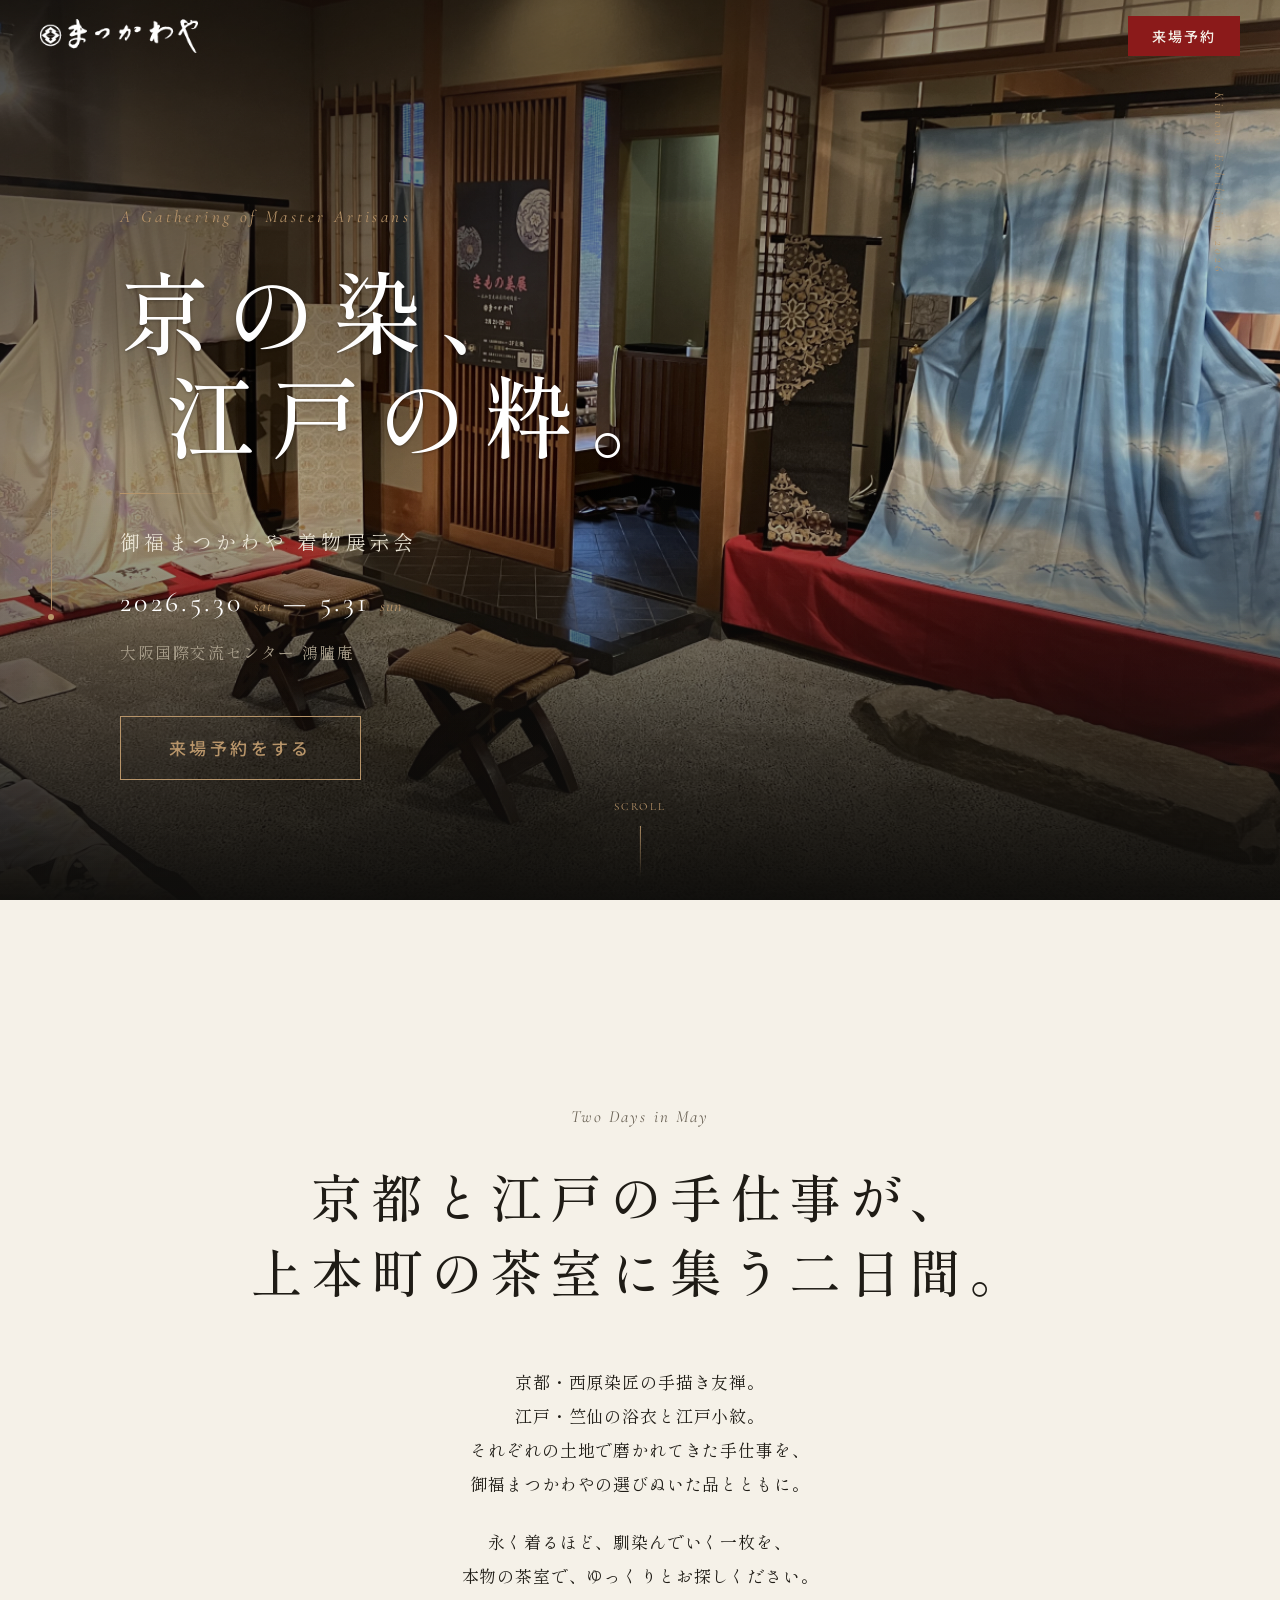
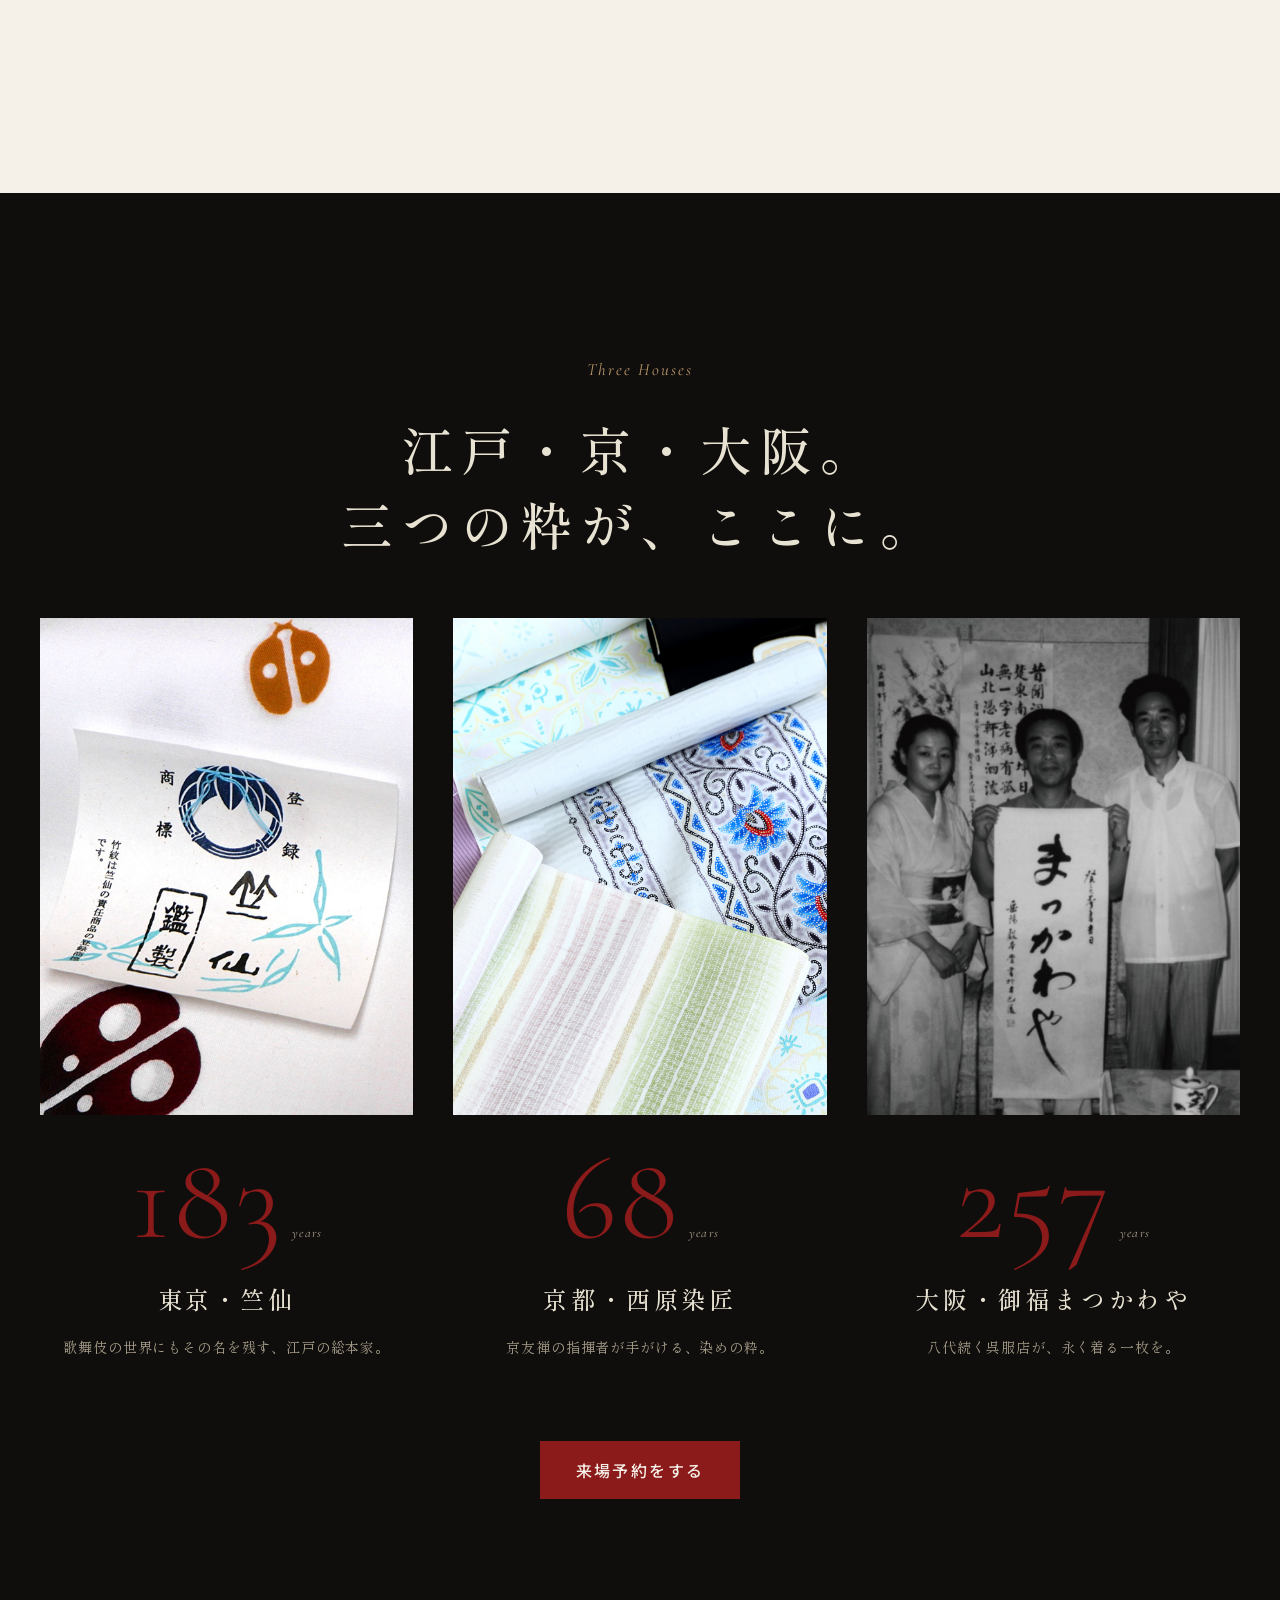
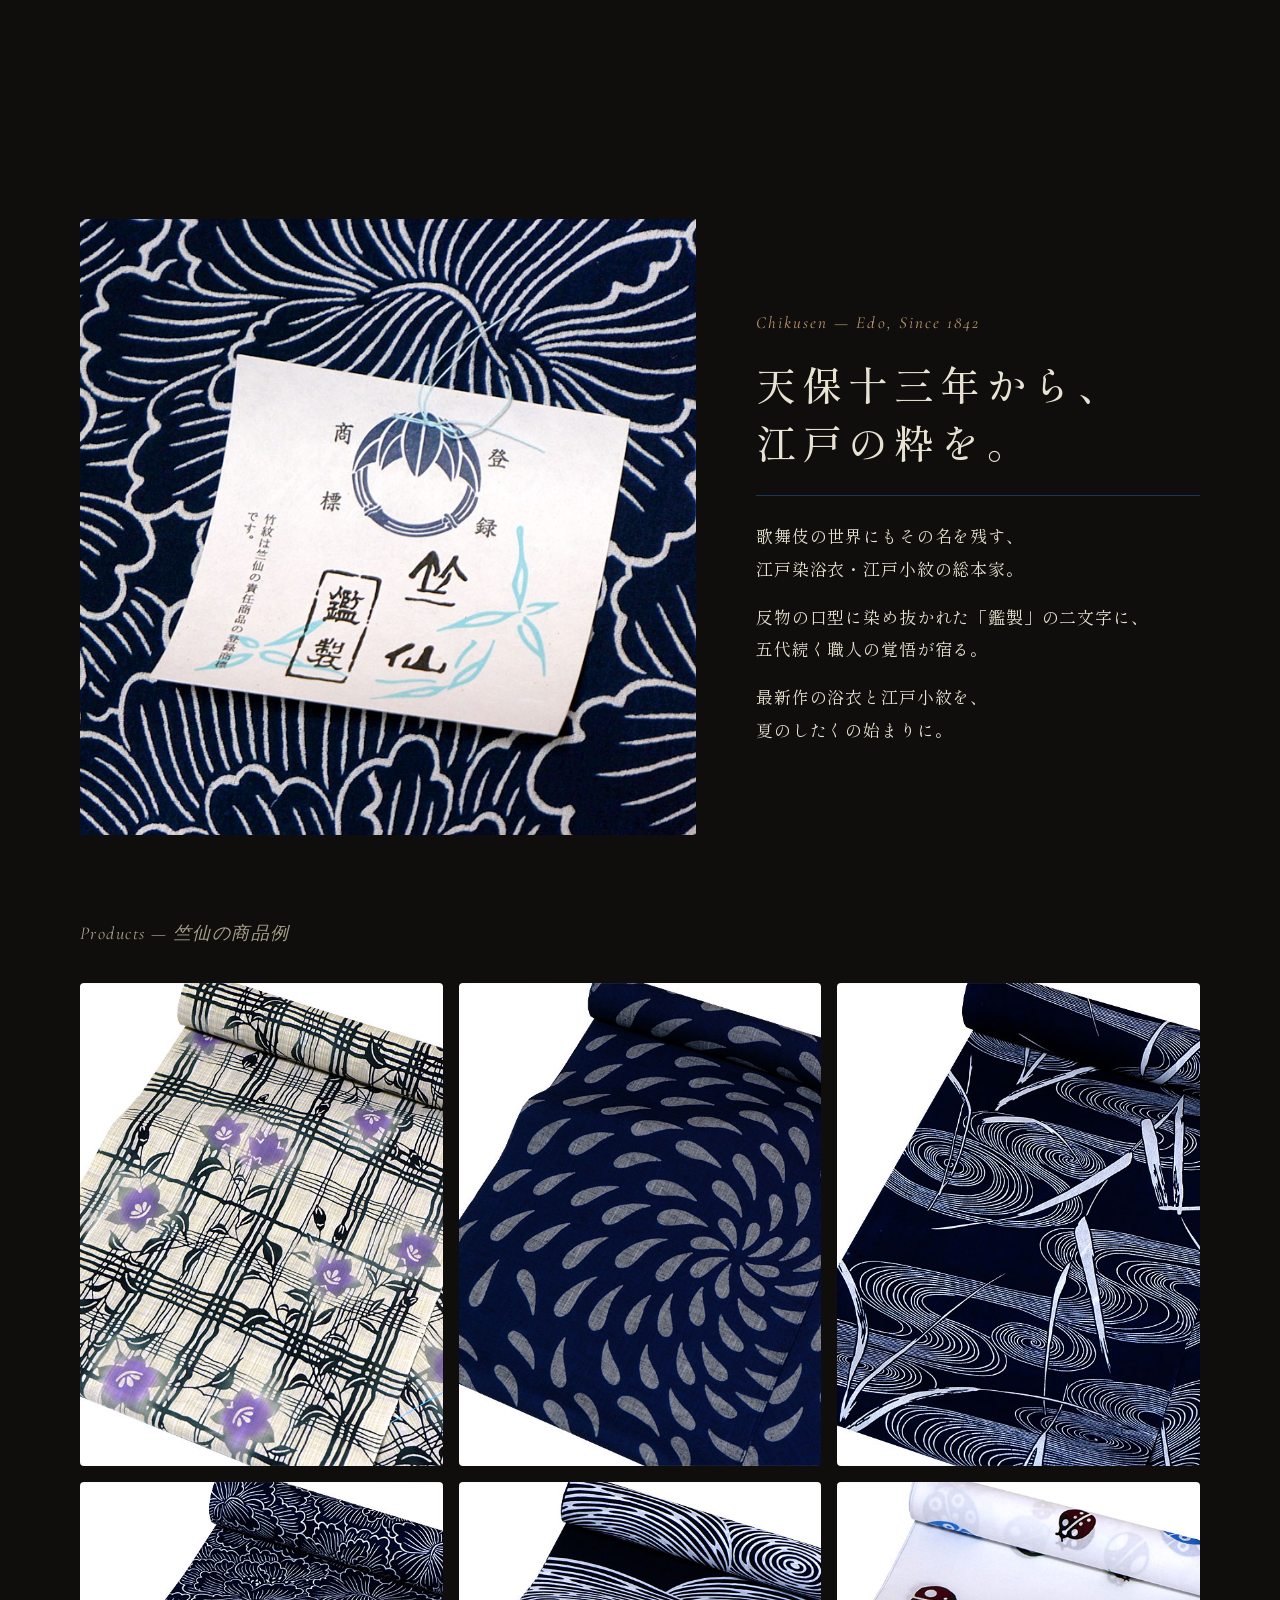
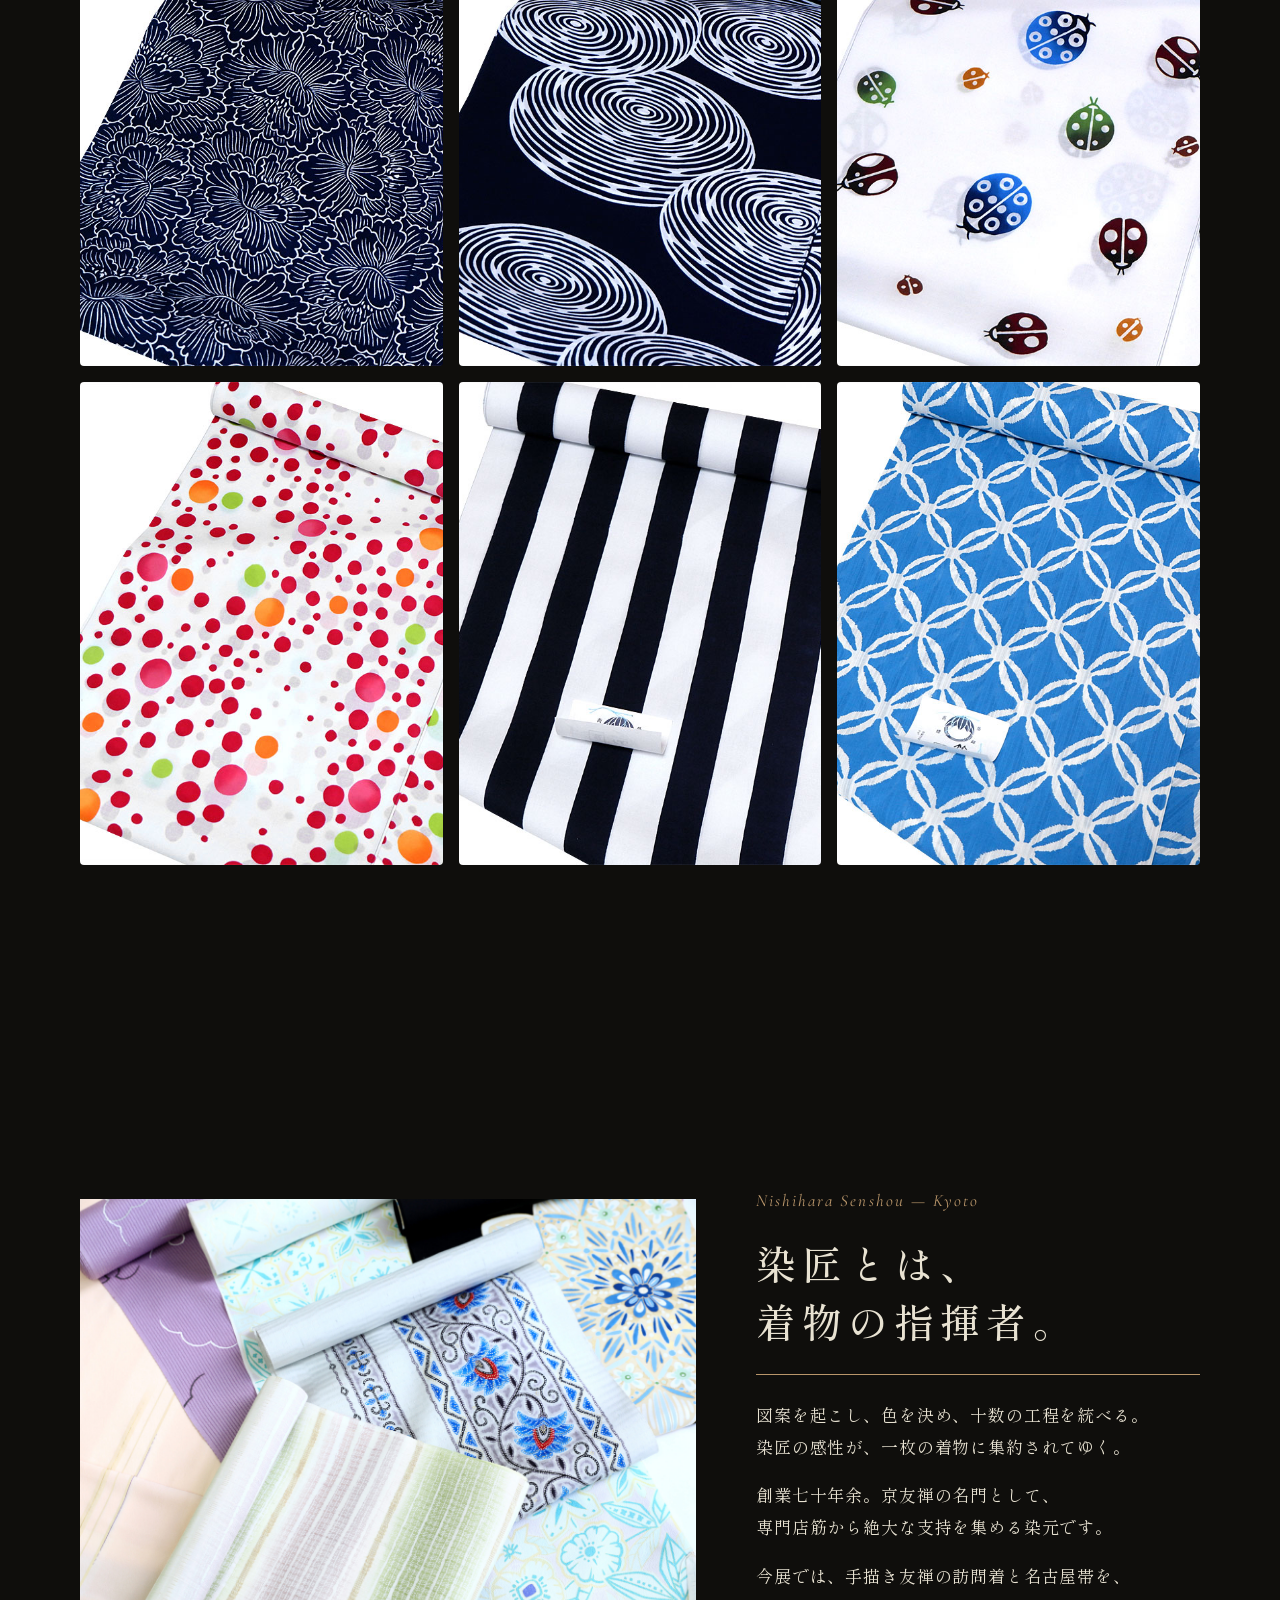
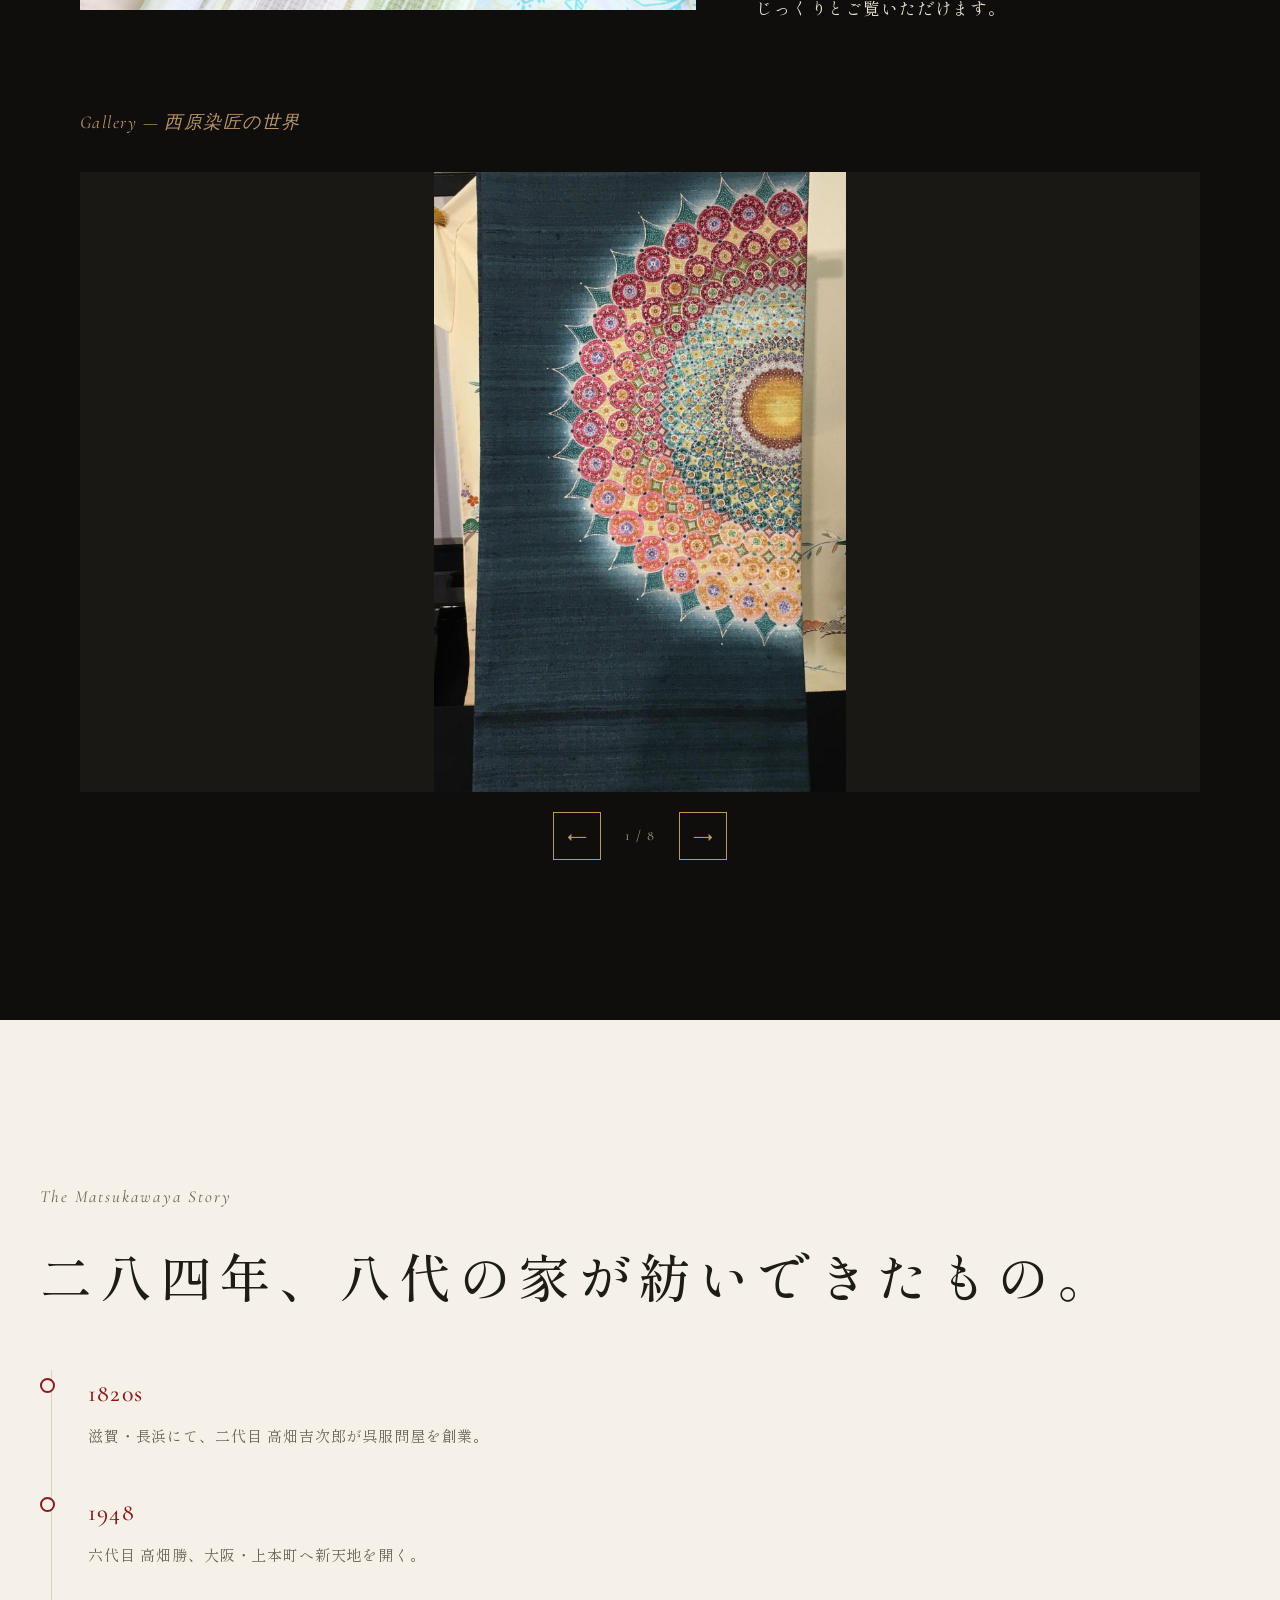
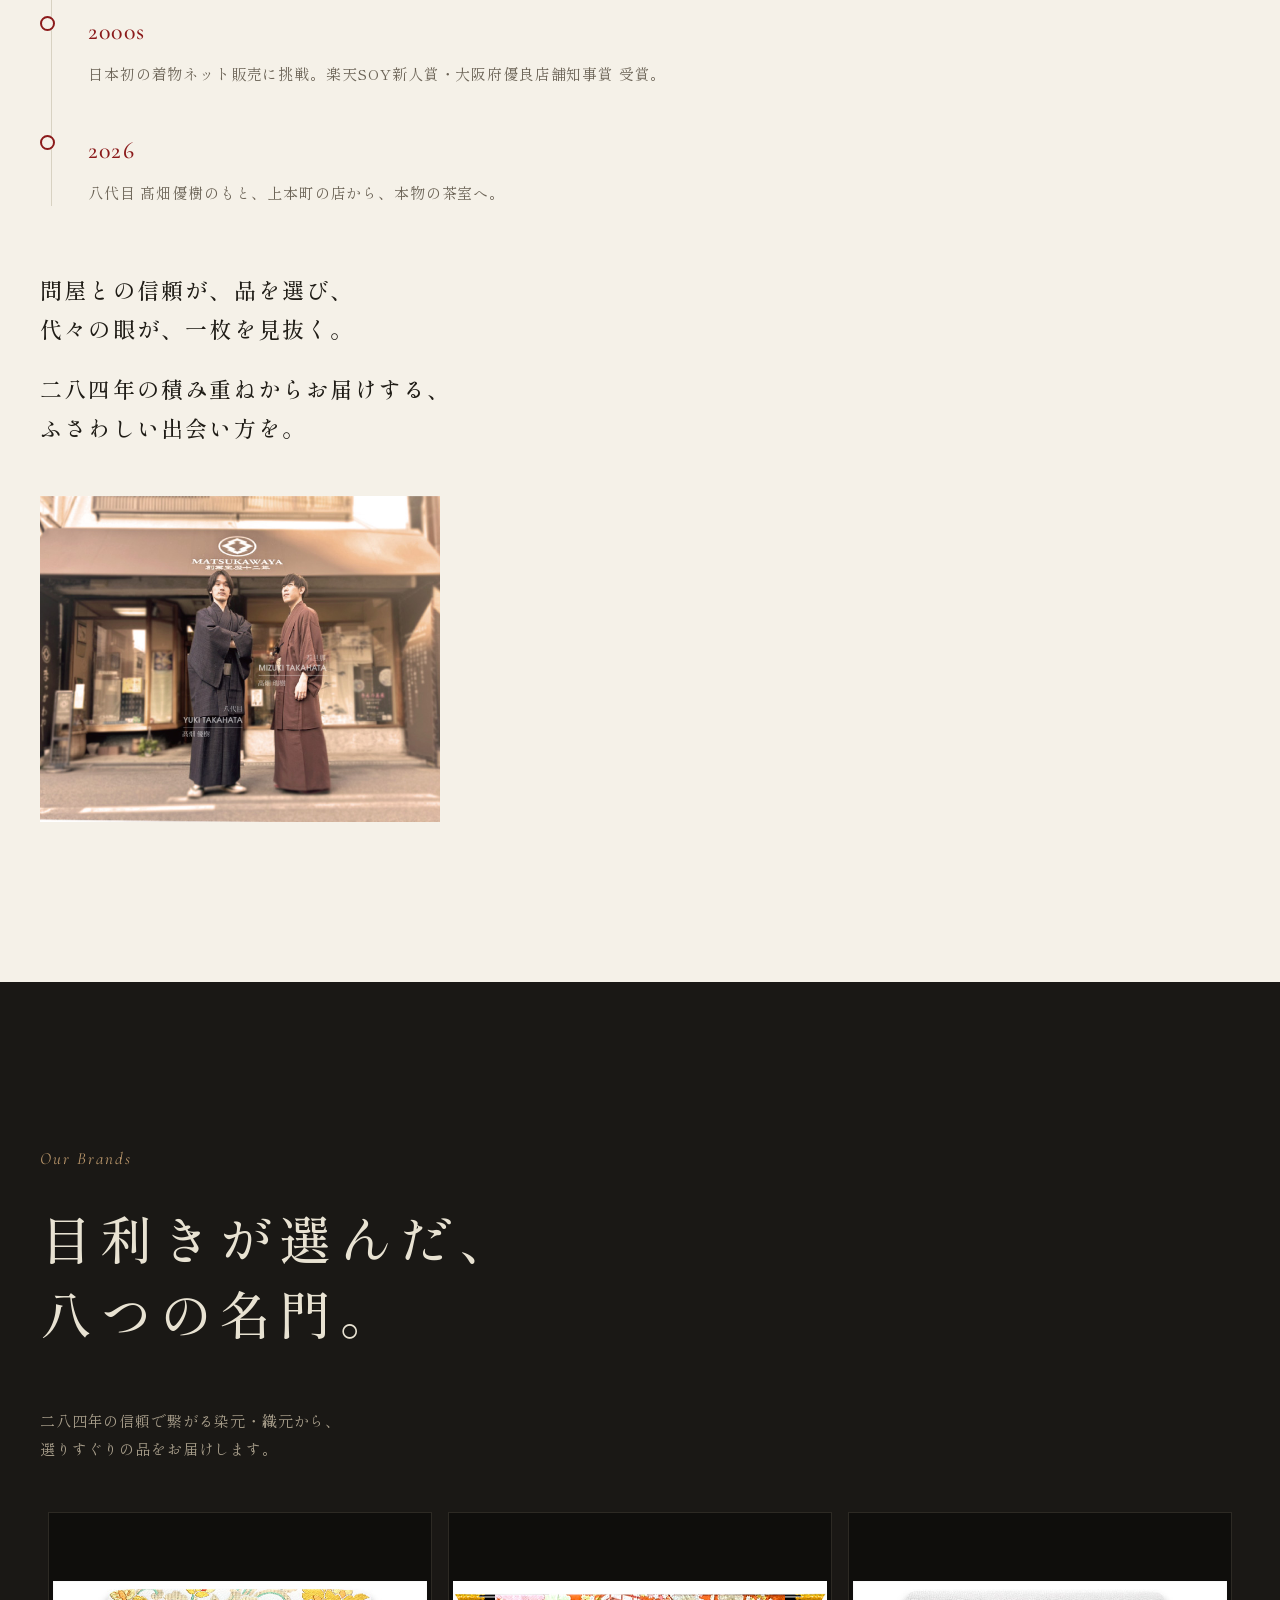
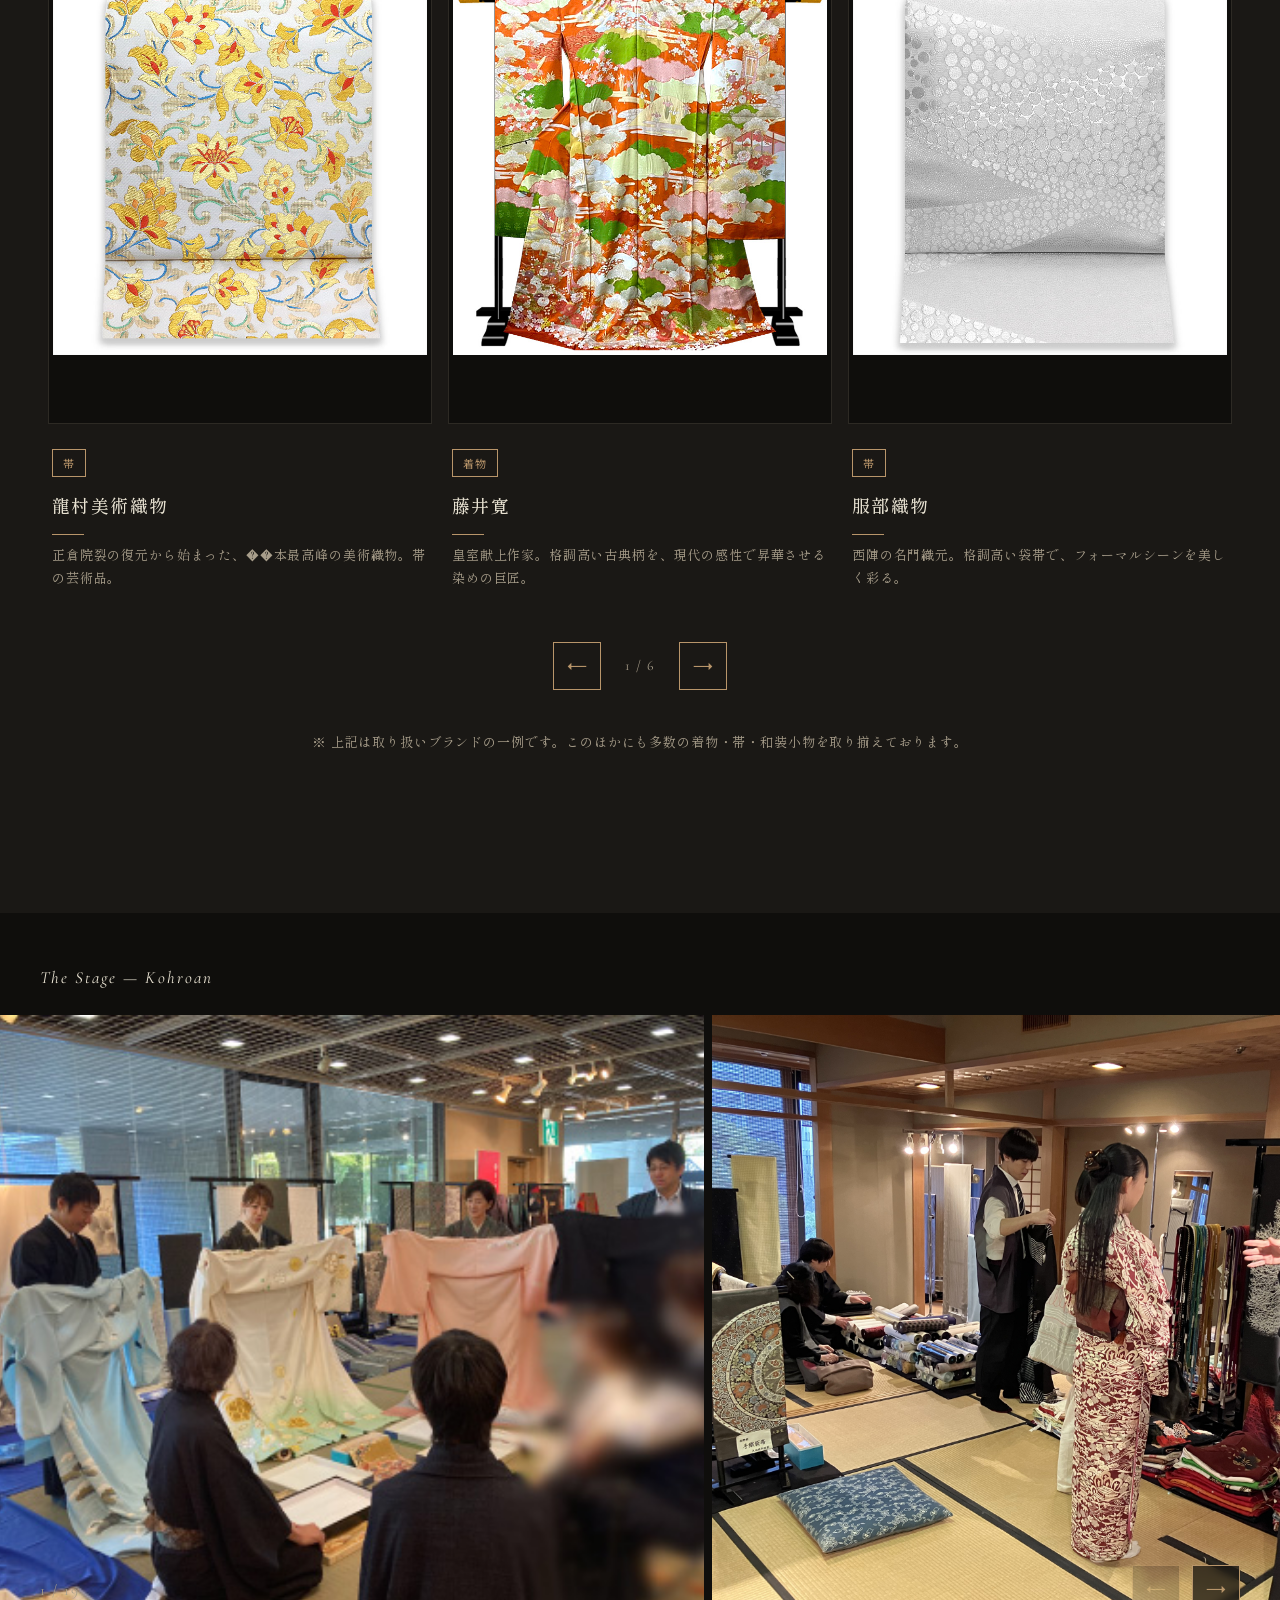
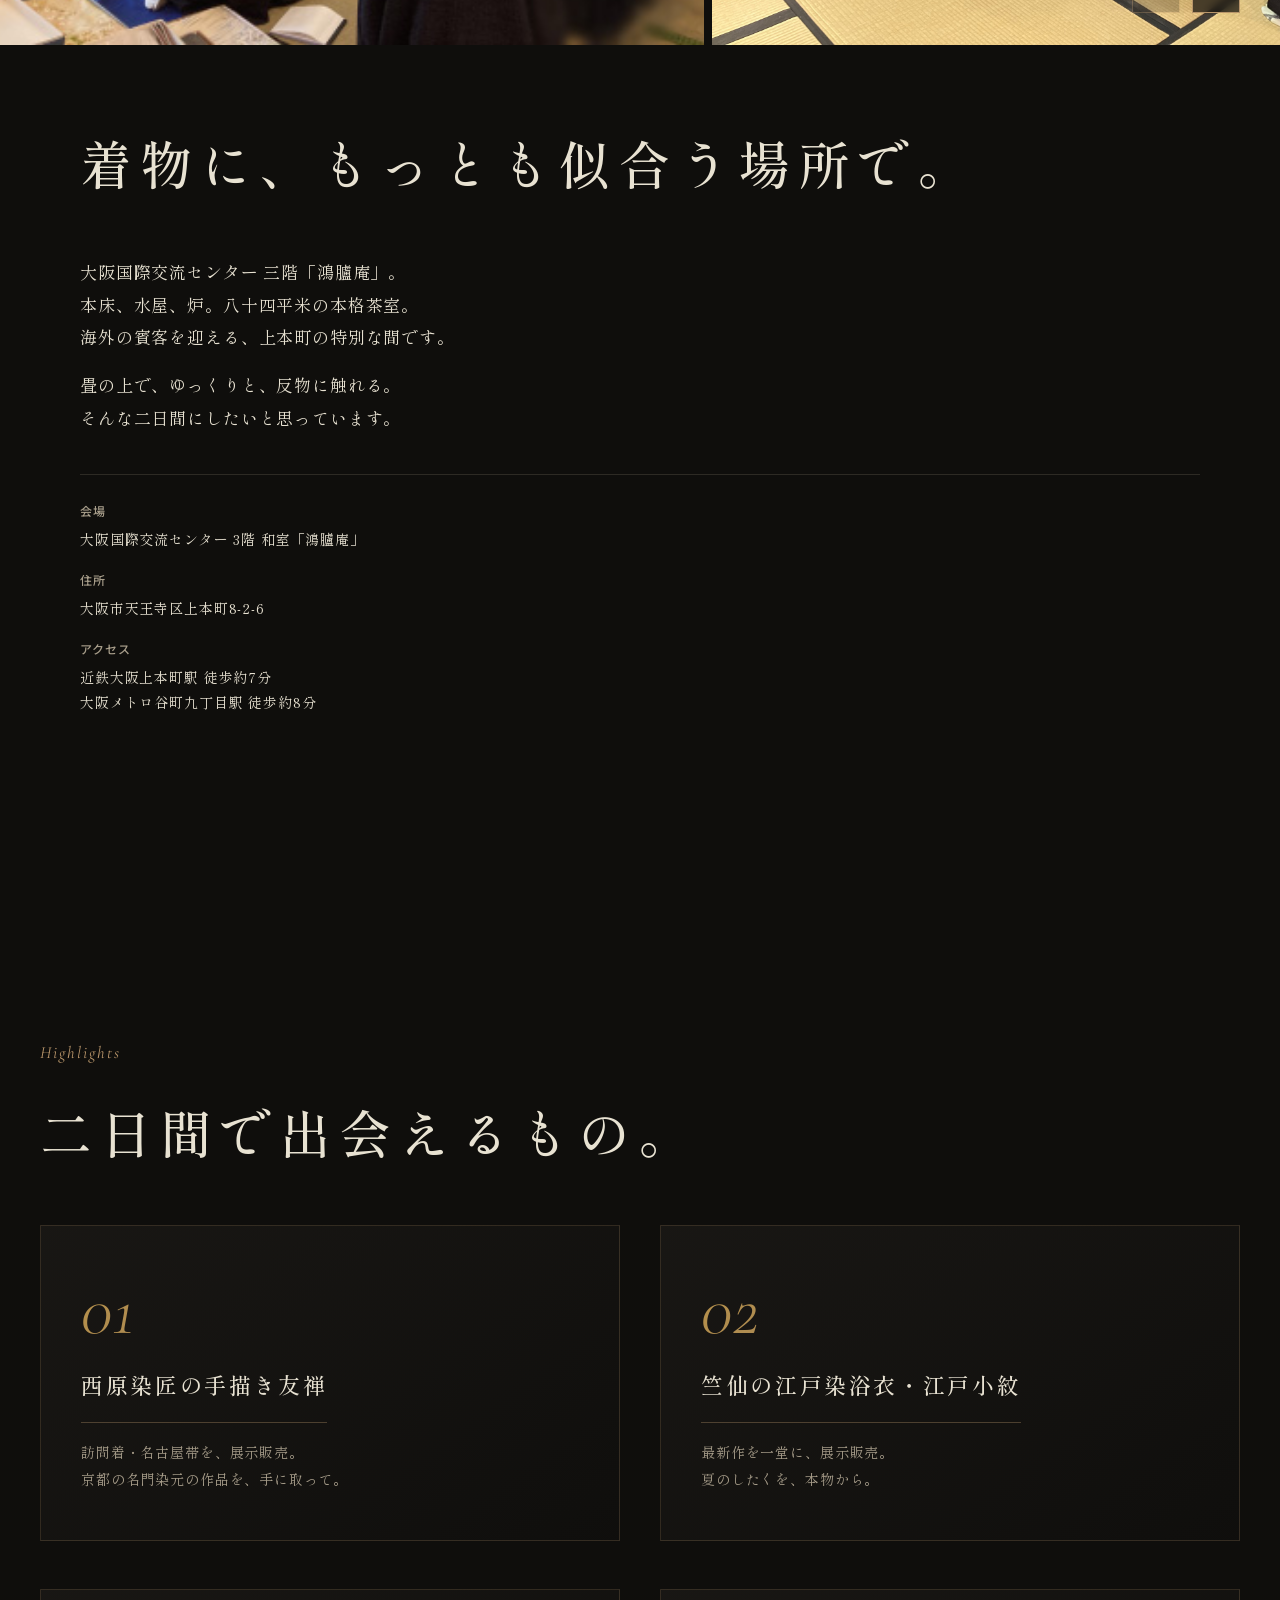
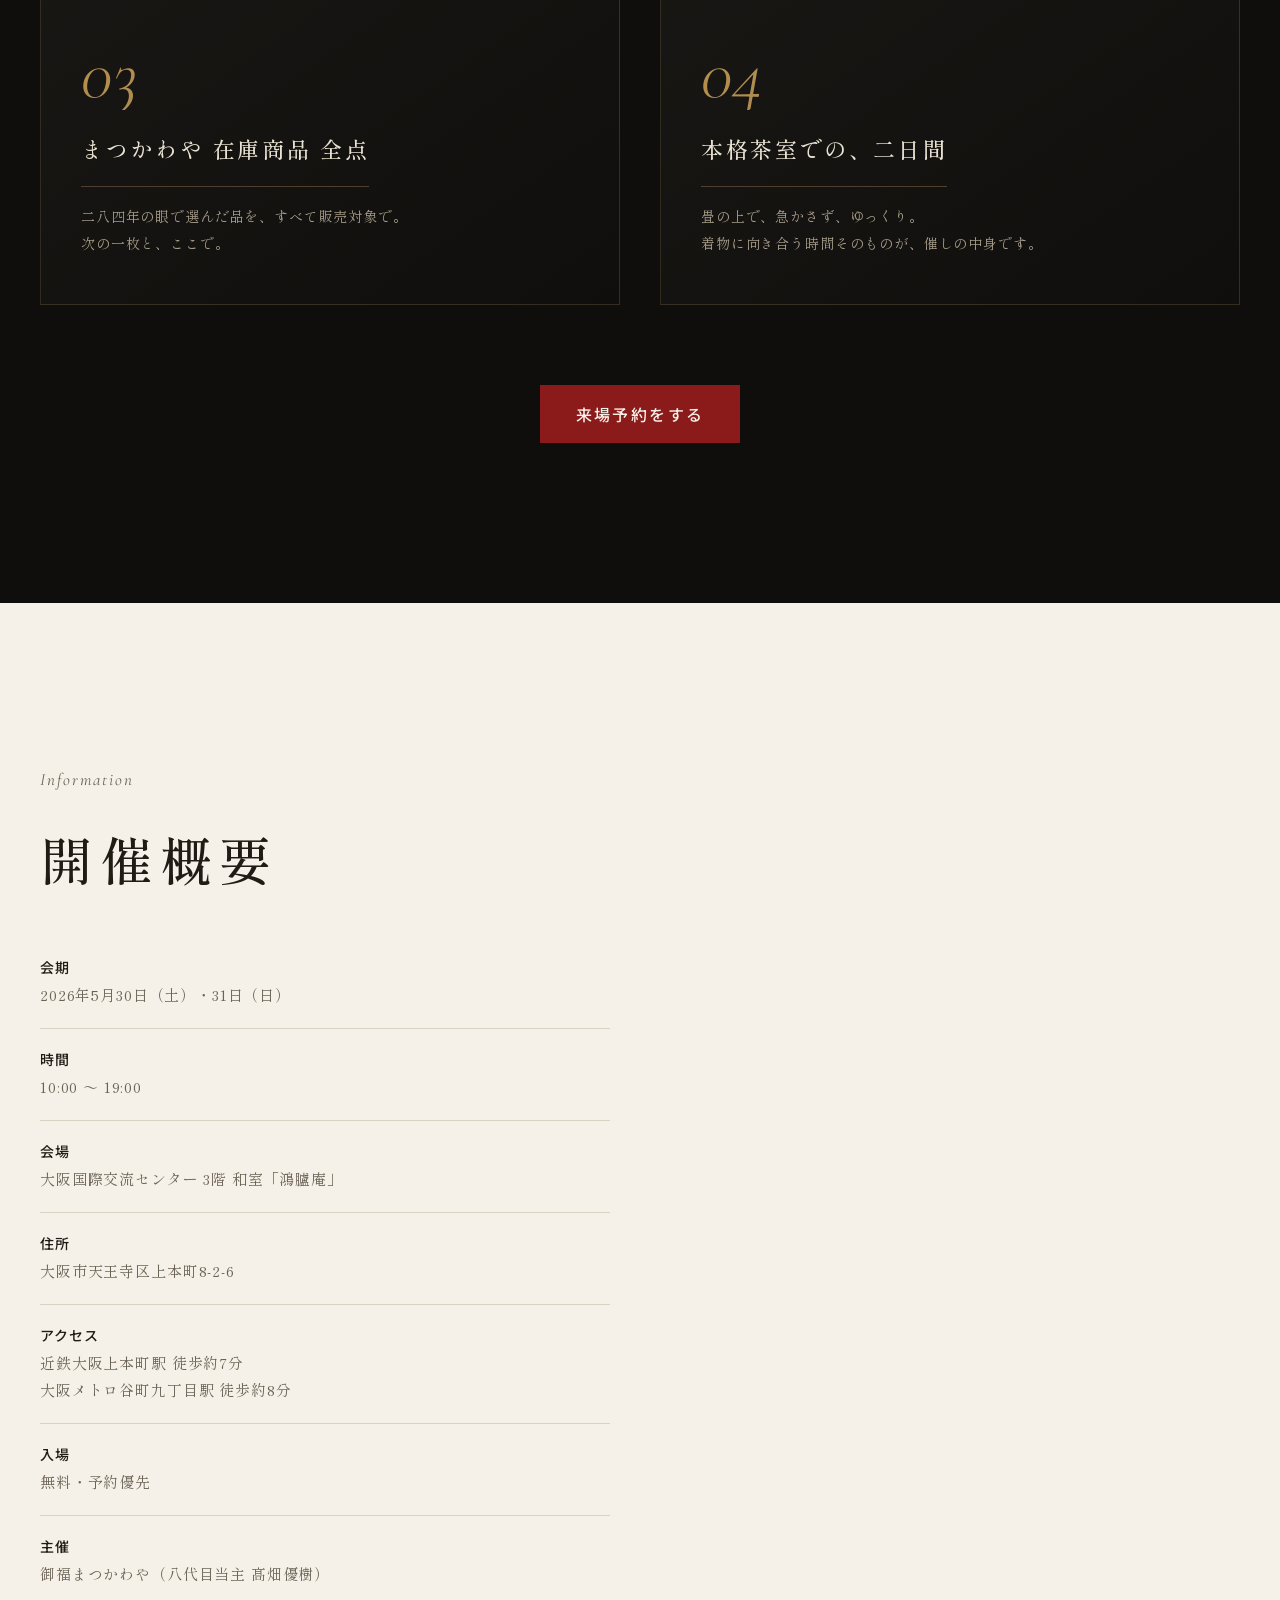
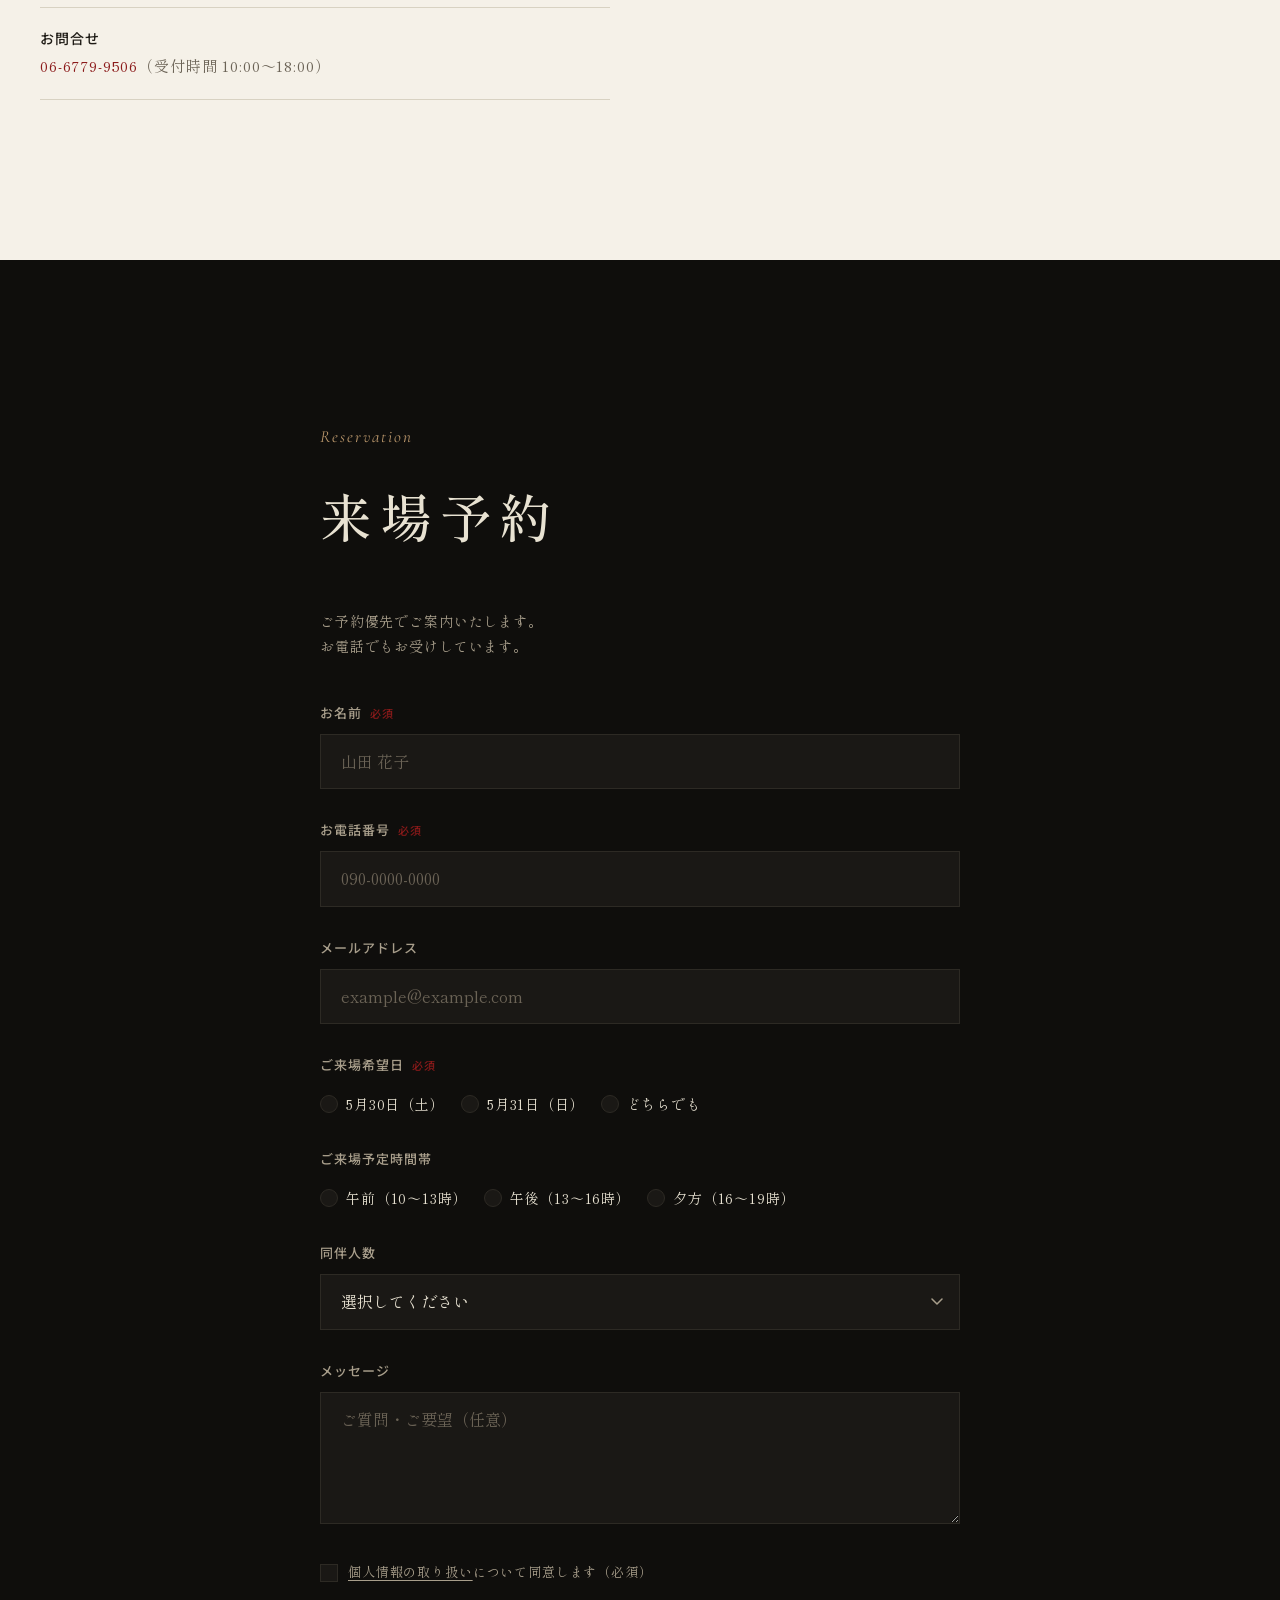
<file: index.html>
<!DOCTYPE html>
<html lang="ja">
<head>
<meta charset="UTF-8">
<meta name="viewport" content="width=device-width, initial-scale=1.0">

<!-- SEO / OGP -->
<title>京の染、江戸の粋。 ｜ 御福まつかわや 着物展示会</title>
<meta name="description" content="2026年5月30日(土)・31日(日)、大阪国際交流センター 鴻臚庵にて。京都・西原染匠の手描き友禅、江戸・竺仙の浴衣、まつかわや在庫を、本物の茶室で展示販売。来場予約受付中。">
<meta name="keywords" content="着物,展示会,京友禅,西原染匠,竺仙,浴衣,江戸小紋,大阪,呉服店,まつかわや">
<meta property="og:type" content="website">
<meta property="og:title" content="京の染、江戸の粋。 ｜ 御福まつかわや 着物展示会">
<meta property="og:description" content="2026.5.30-31、大阪・上本町の本格茶室で。京都と江戸の名門が集う二日間。">
<meta property="og:image" content="https://example.com/assets/img/og-image.jpg"><!-- 公開時に正式URLに差し替え -->
<meta property="og:url" content="https://example.com/"><!-- 公開時に正式URLに差し替え -->
<meta property="og:site_name" content="御福まつかわや">
<meta property="og:locale" content="ja_JP">
<meta name="twitter:card" content="summary_large_image">
<meta name="twitter:title" content="京の染、江戸の粋。 ｜ 御福まつかわや 着物展示会">
<meta name="twitter:description" content="2026.5.30-31、大阪・上本町の本格茶室で。">
<meta name="twitter:image" content="https://example.com/assets/img/og-image.jpg"><!-- 公開時に正式URLに差し替え -->

<!-- Favicon（最終ロゴに差し替え予定） -->
<link rel="icon" href="assets/favicon/favicon.ico" sizes="32x32">
<link rel="apple-touch-icon" href="assets/favicon/apple-touch-icon.png">

<!-- Google Fonts -->
<link rel="preconnect" href="https://fonts.googleapis.com">
<link rel="preconnect" href="https://fonts.gstatic.com" crossorigin>
<link href="https://fonts.googleapis.com/css2?family=Cormorant+Garamond:ital,wght@0,300;0,400;1,400&family=Noto+Sans+JP:wght@400;500&family=Shippori+Mincho:wght@400;500&display=swap" rel="stylesheet">

<!-- Stylesheet -->
<link rel="stylesheet" href="assets/css/style.css?v=20260507">

<!-- 構造化データ -->
<script type="application/ld+json">
{
  "@context": "https://schema.org",
  "@type": "Event",
  "name": "御福まつかわや 着物展示会",
  "startDate": "2026-05-30T10:00:00+09:00",
  "endDate": "2026-05-31T19:00:00+09:00",
  "eventAttendanceMode": "https://schema.org/OfflineEventAttendanceMode",
  "eventStatus": "https://schema.org/EventScheduled",
  "location": {
    "@type": "Place",
    "name": "大阪国際交流センター 3階 和室 鴻臚庵",
    "address": {
      "@type": "PostalAddress",
      "streetAddress": "上本町8-2-6",
      "addressLocality": "天王寺区",
      "addressRegion": "大阪市",
      "postalCode": "543-0001",
      "addressCountry": "JP"
    }
  },
  "organizer": {
    "@type": "Organization",
    "name": "御福まつかわや",
    "url": "https://www.matukawaya.com/"
  }
}
</script>

<!--
  =====================================================
  計測タグ プレースホルダー
  公開前に以下のIDを差し替えてください：
  - GA4 ID（例: G-XXXXXXXXXX）
  - Meta Pixel ID（例: 1234567890）
  - Google Tag Manager ID（必要に応じて）
  =====================================================
-->
<!-- Google Analytics 4 -->
<!-- <script async src="https://www.googletagmanager.com/gtag/js?id=G-XXXXXXXXXX"></script> -->
<!-- Meta Pixel -->
<!-- ここに Meta Pixel コード -->
</head>
<body>

<!-- ============================================
     固定ヘッダー
     ============================================ -->
<header class="site-header">
  <div class="site-header__inner">
    <a href="#" class="site-header__logo"><img src="assets/img/header_logo.png" alt="御福 まつかわや" class="site-header__logo-img"></a>
    <a href="#section-10" class="cta-button cta-button--header">
      <span class="header-cta-full">来場予約</span>
      <span class="header-cta-short">予約</span>
    </a>
  </div>
</header>

<main>

<!-- ============================================
     SECTION 01 | FV（ロゴイントロ → メインビジュアル）
     ============================================ -->
<section id="section-01" class="section-fv">
  <!-- ロゴイントロオーバーレイ -->
  <div class="fv-intro" id="fv-intro">
    <img src="assets/img/header_logo.png" alt="まつかわや" class="fv-intro__logo">
    <span class="fv-intro__line"></span>
    <p class="fv-intro__tagline">創業二八四年</p>
  </div>

  <!-- メインFV -->
  <img src="assets/img/fv.jpg" alt="薄暗い茶室空間に着物がドラマチックに浮かぶ展示会のメインビジュアル" class="fv-bg" width="1920" height="1080">
  <div class="fv-overlay"></div>

  <!-- 左サイドのゴールド装飾ライン -->
  <div class="fv-deco fv-anim" aria-hidden="true">
    <span class="fv-deco__line"></span>
    <span class="fv-deco__dot"></span>
  </div>

  <!-- 右上の英字装飾 -->
  <p class="fv-deco-text fv-anim" aria-hidden="true">Kimono Exhibition 2026</p>

  <div class="fv-content">
    <p class="en-subtitle fv-anim"><i>A Gathering of Master Artisans</i></p>
    <h1 class="fv-heading fv-anim">
      <span class="fv-heading__line">京の染、</span>
      <span class="fv-heading__line">江戸の粋。</span>
    </h1>
    <div class="fv-heading-line fv-anim"></div>
    <p class="fv-subheading fv-anim">御福まつかわや 着物展示会</p>
    <p class="fv-date fv-anim">
      <span class="fv-date__main">2026.5.30 <small>sat</small> — 5.31 <small>sun</small></span>
      <span class="fv-date__venue">大阪国際交流センター 鴻臚庵</span>
    </p>
    <a href="#section-10" class="cta-button cta-button--fv fv-anim">来場予約をする</a>
  </div>
  <div class="fv-scroll-indicator fv-anim">
    <span>Scroll</span>
  </div>
</section>

<!-- ============================================
     SECTION 02 | イントロ
     ============================================ -->
<section id="section-02" class="section-intro">
  <div class="section-intro__inner">
    <p class="en-subtitle fade-in">Two Days in May</p>
    <h2 class="fade-in">京都と江戸の手仕事が、<br>上本町の茶室に集う二日間。</h2>
    <p class="intro-body fade-in">京都・西原染匠の手描き友禅。<br>江戸・竺仙の浴衣と江戸小紋。<br>それぞれの土地で磨かれてきた手仕事を、<br>御福まつかわやの選びぬいた品とともに。</p>
    <p class="intro-body fade-in">永く着るほど、馴染んでいく一枚を、<br>本物の茶室で、ゆっくりとお探しください。</p>
  </div>
</section>

<!-- ============================================
     SECTION 03 | 三つの名前
     ============================================ -->
<section id="section-03" class="section-three-names">
  <div class="section-three-names__inner">
    <p class="en-subtitle fade-in">Three Houses</p>
    <h2 class="fade-in">江戸・京・大阪。<br>三つの粋が、ここに。</h2>

    <div class="three-cards">
      <!-- カード1: 竺仙 -->
      <article class="three-card">
        <div class="three-card__image-wrap reveal-image hover-zoom">
          <img src="assets/img/chikusen-card.jpg" alt="竺仙の江戸染浴衣作品" class="three-card__image" width="600" height="800" loading="lazy">
        </div>
        <div class="three-card__body fade-in">
          <p class="three-card__number"><span class="count-up" data-target="184">0</span><span class="three-card__unit">years</span></p>
          <h3 class="three-card__name">東京・竺仙</h3>
          <p class="three-card__copy">歌舞伎の世界にもその名を残す、江戸の総本家。</p>
        </div>
      </article>

      <!-- カード2: 西原染匠 -->
      <article class="three-card">
        <div class="three-card__image-wrap reveal-image hover-zoom">
          <img src="assets/img/nishihara-card.jpg" alt="西原染匠の手描き友禅作品" class="three-card__image" width="600" height="800" loading="lazy">
        </div>
        <div class="three-card__body fade-in">
          <p class="three-card__number"><span class="count-up" data-target="70">0</span><span class="three-card__unit">years</span></p>
          <h3 class="three-card__name">京都・西原染匠</h3>
          <p class="three-card__copy">京友禅の指揮者が手がける、染めの粋。</p>
        </div>
      </article>

      <!-- カード3: まつかわや -->
      <article class="three-card">
        <div class="three-card__image-wrap reveal-image hover-zoom">
          <img src="assets/img/matukawaya-card.jpg" alt="まつかわやの店内と厳選された着物作品" class="three-card__image" width="600" height="800" loading="lazy" style="object-position: 30% center;">
        </div>
        <div class="three-card__body fade-in">
          <p class="three-card__number"><span class="count-up" data-target="284">0</span><span class="three-card__unit">years</span></p>
          <h3 class="three-card__name">大阪・御福まつかわや</h3>
          <p class="three-card__copy">八代続く呉服店が、永く着る一枚を。</p>
        </div>
      </article>
    </div>

    <div class="section-cta fade-in">
      <a href="#section-10" class="cta-button">来場予約をする</a>
    </div>
  </div>
</section>

<!-- ============================================
     SECTION 04 | 竺仙
     ============================================ -->
<section id="section-04" class="section-chikusen">
  <div class="split-layout">
    <div class="split-layout__image reveal-image fade-in">
      <img src="assets/img/chikusen/250330chikusen6-m_05.jpg" alt="竺仙の江戸染浴衣の反物" class="split-image" width="800" height="1200" loading="lazy">
    </div>
    <div class="split-layout__text fade-in-right">
      <p class="en-subtitle">Chikusen — Edo, Since 1842</p>
      <h2>天保十三年から、<br>江戸の粋を。</h2>
      <p>歌舞伎の世界にもその名を残す、<br>江戸染浴衣・江戸小紋の総本家。</p>
      <p>反物の口型に染め抜かれた「鑑製」の二文字に、<br>五代続く職人の覚悟が宿る。</p>
      <p>最新作の浴衣と江戸小紋を、<br>夏のしたくの始まりに。</p>
    </div>
  </div>

  <div class="detail-section">
    <h3 class="detail-section__heading fade-in">Products — 竺仙の商品例</h3>
    <div class="detail-grid">
      <figure class="detail-grid__item fade-in">
        <img src="assets/img/chikusen/250330chikusen2-m.jpg" alt="竺仙の商品例" loading="lazy">
      </figure>
      <figure class="detail-grid__item fade-in">
        <img src="assets/img/chikusen/250330chikusen3-m.jpg" alt="竺仙の商品例" loading="lazy">
      </figure>
      <figure class="detail-grid__item fade-in">
        <img src="assets/img/chikusen/250330chikusen4-m.jpg" alt="竺仙の商品例" loading="lazy">
      </figure>
      <figure class="detail-grid__item fade-in">
        <img src="assets/img/chikusen/250330chikusen6-m.jpg" alt="竺仙の商品例" loading="lazy">
      </figure>
      <figure class="detail-grid__item fade-in">
        <img src="assets/img/chikusen/250330chikusen7-m.jpg" alt="竺仙の商品例" loading="lazy">
      </figure>
      <figure class="detail-grid__item fade-in">
        <img src="assets/img/chikusen/250330chikusen8-m.jpg" alt="竺仙の商品例" loading="lazy">
      </figure>
      <figure class="detail-grid__item fade-in">
        <img src="assets/img/chikusen/250330chikusen9-m.jpg" alt="竺仙の商品例" loading="lazy">
      </figure>
      <figure class="detail-grid__item fade-in">
        <img src="assets/img/chikusen/250330chikusen10-m.jpg" alt="竺仙の商品例" loading="lazy">
      </figure>
      <figure class="detail-grid__item fade-in">
        <img src="assets/img/chikusen/250330chikusen11-m.jpg" alt="竺仙の商品例" loading="lazy">
      </figure>
    </div>
  </div>
</section>

<!-- ============================================
     SECTION 05 | 西原染匠
     ============================================ -->
<section id="section-05" class="section-nishihara">
  <div class="split-layout split-layout--reverse">
    <div class="split-layout__text fade-in-left">
      <p class="en-subtitle en-subtitle--gold">Nishihara Senshou — Kyoto</p>
      <h2>染匠とは、<br>着物の指揮者。</h2>
      <p>図案を起こし、色を決め、十数の工程を統べる。<br>染匠の感性が、一枚の着物に集約されてゆく。</p>
      <p>創業七十年余。京友禅の名門として、<br>専門店筋から絶大な支持を集める染元です。</p>
      <p>今展では、手描き友禅の訪問着と名古屋帯を、<br>じっくりとご覧いただけます。</p>
    </div>
    <div class="split-layout__image reveal-image fade-in">
      <img src="assets/img/nishihara/nishihara_01.jpg" alt="西原染匠の手描き友禅 訪問着と名古屋帯" class="split-image" width="800" height="1200" loading="lazy">
    </div>
  </div>

  <div class="nishihara-gallery fade-in">
    <h3 class="nishihara-gallery__heading">Gallery — 西原染匠の世界</h3>
    <div class="nishihara-gallery__viewport">
      <div class="nishihara-gallery__track" id="nishihara-gallery-track">
        <img src="assets/img/nishihara/nishihara_02.jpg" alt="西原染匠 作品" class="nishihara-gallery__img" loading="lazy">
        <img src="assets/img/nishihara/nishihara_03.jpg" alt="西原染匠 作品" class="nishihara-gallery__img" loading="lazy">
        <img src="assets/img/nishihara/nishihara_04.jpg" alt="西原染匠 作品" class="nishihara-gallery__img" loading="lazy">
        <img src="assets/img/nishihara/nishihara_05.jpg" alt="西原染匠 作品" class="nishihara-gallery__img" loading="lazy">
        <img src="assets/img/nishihara/nishihara_06.jpg" alt="西原染匠 作品" class="nishihara-gallery__img" loading="lazy">
        <img src="assets/img/nishihara/nishihara_07.jpg" alt="西原染匠 作品" class="nishihara-gallery__img" loading="lazy">
        <img src="assets/img/nishihara/nishihara_08.jpg" alt="西原染匠 作品" class="nishihara-gallery__img" loading="lazy">
        <img src="assets/img/nishihara/nishihara_09.jpg" alt="西原染匠 作品" class="nishihara-gallery__img" loading="lazy">
      </div>
    </div>
    <div class="nishihara-gallery__nav">
      <button class="nishihara-gallery__btn nishihara-gallery__btn--prev" id="nishihara-prev" aria-label="前へ">&#8592;</button>
      <span class="nishihara-gallery__counter" id="nishihara-counter">1 / 8</span>
      <button class="nishihara-gallery__btn nishihara-gallery__btn--next" id="nishihara-next" aria-label="次へ">&#8594;</button>
    </div>
  </div>
</section>

<!-- ============================================
     SECTION 06 | まつかわや284年
     ============================================ -->
<section id="section-06" class="section-matukawaya">
  <div class="section-matukawaya__inner">
    <p class="en-subtitle fade-in">The Matsukawaya Story</p>
    <h2 class="fade-in">二八四年、八代の家が紡いできたもの。</h2>

    <div class="timeline">
      <div class="timeline-item fade-in">
        <span class="timeline-year">1820s</span>
        <span class="timeline-text">滋賀・長浜にて、二代目 高畑吉次郎が呉服問屋を創業。</span>
      </div>
      <div class="timeline-item fade-in">
        <span class="timeline-year">1948</span>
        <span class="timeline-text">六代目 高畑勝、大阪・上本町へ新天地を開く。</span>
      </div>
      <div class="timeline-item fade-in">
        <span class="timeline-year">2000s</span>
        <span class="timeline-text">日本初の着物ネット販売に挑戦。楽天SOY新人賞・大阪府優良店舗知事賞 受賞。</span>
      </div>
      <div class="timeline-item fade-in">
        <span class="timeline-year">2026</span>
        <span class="timeline-text">八代目 髙畑優樹のもと、上本町の店から、本物の茶室へ。</span>
      </div>
    </div>

    <div class="matukawaya-closing fade-in">
      <p>問屋との信頼が、品を選び、<br>代々の眼が、一枚を見抜く。</p>
      <p>二八四年の積み重ねからお届けする、<br>ふさわしい出会い方を。</p>
    </div>

    <!-- IMAGE: 八代目当主 髙畑優樹の写真。縦長。なければ省略可。差し替え先：assets/img/matukawaya-portrait.jpg -->
    <div class="matukawaya-portrait fade-in">
      <img src="assets/img/matukawaya-portrait.jpg" alt="八代目当主 髙畑優樹" width="600" height="800" loading="lazy">
    </div>
  </div>
</section>

<!-- ============================================
     SECTION 06b | まつかわやの取り扱いブランド
     ============================================ -->
<section id="section-brands" class="section-brands">
  <div class="section-brands__inner">
    <p class="en-subtitle fade-in">Our Brands</p>
    <h2 class="fade-in">目利きが選んだ、<br>八つの名門。</h2>
    <p class="brands-lead fade-in">二八四年の信頼で繋がる染元・織元から、<br>選りすぐりの品をお届けします。</p>

    <div class="brands-slider fade-in">
      <div class="brands-slider__viewport">
        <div class="brands-slider__track" id="brands-slider-track">

          <article class="brand-card">
            <div class="brand-card__image">
              <img src="assets/img/matsukawaya/tatsumurabizyutu.jpg" alt="龍村美術織物" loading="lazy">
            </div>
            <div class="brand-card__body">
              <span class="brand-card__tag">帯</span>
              <h3 class="brand-card__name">龍村美術織物</h3>
              <p class="brand-card__copy">正倉院裂の復元から始まった、��本最高峰の美術織物。帯の芸術品。</p>
            </div>
          </article>

          <article class="brand-card">
            <div class="brand-card__image">
              <img src="assets/img/matsukawaya/fuziihiroshi.jpg" alt="藤井寛" loading="lazy">
            </div>
            <div class="brand-card__body">
              <span class="brand-card__tag">着物</span>
              <h3 class="brand-card__name">藤井寛</h3>
              <p class="brand-card__copy">皇室献上作家。格調高い古典柄を、現代の感性で昇華させる染めの巨匠。</p>
            </div>
          </article>

          <article class="brand-card">
            <div class="brand-card__image">
              <img src="assets/img/matsukawaya/hattori.jpg" alt="服部織物" loading="lazy">
            </div>
            <div class="brand-card__body">
              <span class="brand-card__tag">帯</span>
              <h3 class="brand-card__name">服部織物</h3>
              <p class="brand-card__copy">西陣の名門織元。格調高い袋帯で、フォーマルシーンを美しく彩る。</p>
            </div>
          </article>

          <article class="brand-card">
            <div class="brand-card__image">
              <img src="assets/img/matsukawaya/katoushibori.jpg" alt="絞り加藤" loading="lazy">
            </div>
            <div class="brand-card__body">
              <span class="brand-card__tag">着物</span>
              <h3 class="brand-card__name">絞り加藤</h3>
              <p class="brand-card__copy">絞り染めの名門。一粒一粒、手で括る気の遠くなる手仕事から生まれる立体美。</p>
            </div>
          </article>

          <article class="brand-card">
            <div class="brand-card__image">
              <img src="assets/img/matsukawaya/kawaibizyutu.jpg" alt="河合美術織物" loading="lazy">
            </div>
            <div class="brand-card__body">
              <span class="brand-card__tag">帯</span>
              <h3 class="brand-card__name">河合美術織物</h3>
              <p class="brand-card__copy">繊細な織技術と芸術性を追求する、西陣の美術織物の担い手。</p>
            </div>
          </article>

          <article class="brand-card">
            <div class="brand-card__image">
              <img src="assets/img/matsukawaya/shouzan.jpg" alt="しょうざん" loading="lazy">
            </div>
            <div class="brand-card__body">
              <span class="brand-card__tag">着物</span>
              <h3 class="brand-card__name">しょうざん</h3>
              <p class="brand-card__copy">北山杉の里で生まれた、生紬の独特な風合い。カジュアルの最高峰。</p>
            </div>
          </article>

          <article class="brand-card">
            <div class="brand-card__image">
              <img src="assets/img/matsukawaya/sahari.jpg" alt="佐波理" loading="lazy">
            </div>
            <div class="brand-card__body">
              <span class="brand-card__tag">帯</span>
              <h3 class="brand-card__name">佐波理</h3>
              <p class="brand-card__copy">古代合金の名を冠する、独自の美意識。洗練された色彩と文様の世界。</p>
            </div>
          </article>

          <article class="brand-card">
            <div class="brand-card__image">
              <img src="assets/img/matsukawaya/yamamototadayoshi.jpg" alt="山本唯与志" loading="lazy">
            </div>
            <div class="brand-card__body">
              <span class="brand-card__tag">着物</span>
              <h3 class="brand-card__name">山本唯与志</h3>
              <p class="brand-card__copy">京の名工。独創的な意匠と色使いで、伝統の枠を超えた帯を生み出す。</p>
            </div>
          </article>

        </div>
      </div>
      <div class="brands-slider__nav">
        <button class="brands-slider__btn" id="brands-prev" aria-label="前へ">&#8592;</button>
        <span class="brands-slider__counter" id="brands-counter">1 / 8</span>
        <button class="brands-slider__btn" id="brands-next" aria-label="次へ">&#8594;</button>
      </div>
    </div>

    <p class="brands-note fade-in">※ 上記は取り扱いブランドの一例です。このほかにも多数の着物・帯・和装小物を取り揃えております。</p>
  </div>
</section>

<!-- ============================================
     SECTION 07 | 会場
     ============================================ -->
<section id="section-07" class="section-venue">
  <div class="venue-hero fade-in">
    <p class="en-subtitle venue-hero__subtitle">The Stage — Kohroan</p>
    <div class="venue-gallery" id="venue-gallery">
      <div class="venue-gallery__track" id="venue-gallery-track">
        <img src="assets/img/img_260507/exhibition-scene.jpg" alt="展示会の様子" class="venue-gallery__img" loading="lazy">
        <img src="assets/img/img_260507/IMG_7607.JPG" alt="展示会の様子" class="venue-gallery__img" loading="lazy">
        <img src="assets/img/img_260507/IMG_7612.JPG" alt="展示会の様子" class="venue-gallery__img" loading="lazy">
        <img src="assets/img/img_260507/IMG_7615.JPG" alt="展示会の様子" class="venue-gallery__img" loading="lazy">
        <img src="assets/img/img_260507/IMG_7639.JPG" alt="展示会の様子" class="venue-gallery__img" loading="lazy">
        <img src="assets/img/img_260507/IMG_E7616.JPG" alt="展示会の様子" class="venue-gallery__img" loading="lazy">
        <img src="assets/img/img_260507/IMG_E7617.JPG" alt="展示会の様子" class="venue-gallery__img" loading="lazy">
        <img src="assets/img/img_260507/banpaku-textiles.jpg" alt="展示会の様子" class="venue-gallery__img" loading="lazy">
        <img src="assets/img/img_260507/imfage0.jpeg" alt="展示会の様子" class="venue-gallery__img" loading="lazy">
        <img src="assets/img/img_260507/imaddge2.jpeg" alt="展示会の様子" class="venue-gallery__img" loading="lazy">
        <img src="assets/img/img_260507/imagffffe3.jpeg" alt="展示会の様子" class="venue-gallery__img" loading="lazy">
        <img src="assets/img/img_260507/imagedd4.jpeg" alt="展示会の様子" class="venue-gallery__img" loading="lazy">
        <img src="assets/img/img_260507/S__16752911.jpg" alt="展示会の様子" class="venue-gallery__img" loading="lazy">
        <img src="assets/img/img_260507/S__16752913.jpg" alt="展示会の様子" class="venue-gallery__img" loading="lazy">
        <img src="assets/img/img_260507/S__286605319_0.jpg" alt="展示会の様子" class="venue-gallery__img" loading="lazy">
        <img src="assets/img/img_260507/S__286605321_0.jpg" alt="展示会の様子" class="venue-gallery__img" loading="lazy">
        <img src="assets/img/img_260507/S__286605326_0.jpg" alt="展示会の様子" class="venue-gallery__img" loading="lazy">
        <img src="assets/img/img_260507/S__286605327_0.jpg" alt="展示会の様子" class="venue-gallery__img" loading="lazy">
        <img src="assets/img/img_260507/S__286605330_0.jpg" alt="展示会の様子" class="venue-gallery__img" loading="lazy">
      </div>
      <span class="venue-gallery__counter" id="venue-gallery-counter">1 / 19</span>
      <div class="venue-gallery__nav">
        <button class="venue-gallery__btn" id="gallery-prev" type="button" aria-label="前へ">&#8592;</button>
        <button class="venue-gallery__btn" id="gallery-next" type="button" aria-label="次へ">&#8594;</button>
      </div>
    </div>
  </div>

  <div class="venue-text">
    <h2 class="fade-in">着物に、もっとも似合う場所で。</h2>
    <div class="venue-body fade-in">
      <p>大阪国際交流センター 三階「鴻臚庵」。<br>本床、水屋、炉。八十四平米の本格茶室。<br>海外の賓客を迎える、上本町の特別な間です。</p>
      <p>畳の上で、ゆっくりと、反物に触れる。<br>そんな二日間にしたいと思っています。</p>
    </div>

    <dl class="venue-info fade-in">
      <dt>会場</dt>
      <dd>大阪国際交流センター 3階 和室「鴻臚庵」</dd>
      <dt>住所</dt>
      <dd>大阪市天王寺区上本町8-2-6</dd>
      <dt>アクセス</dt>
      <dd>近鉄大阪上本町駅 徒歩約7分<br>大阪メトロ谷町九丁目駅 徒歩約8分</dd>
    </dl>
  </div>
</section>

<!-- ============================================
     SECTION 08 | 見どころ
     ============================================ -->
<section id="section-08" class="section-highlights">
  <div class="section-highlights__inner">
    <p class="en-subtitle fade-in">Highlights</p>
    <h2 class="fade-in">二日間で出会えるもの。</h2>

    <div class="highlights-grid">
      <article class="highlight-card highlight-card--glow fade-in">
        <span class="highlight-card__number">01</span>
        <h3 class="highlight-card__title">西原染匠の手描き友禅</h3>
        <p class="highlight-card__copy">訪問着・名古屋帯を、展示販売。<br>京都の名門染元の作品を、手に取って。</p>
      </article>
      <article class="highlight-card highlight-card--glow fade-in">
        <span class="highlight-card__number">02</span>
        <h3 class="highlight-card__title">竺仙の江戸染浴衣・江戸小紋</h3>
        <p class="highlight-card__copy">最新作を一堂に、展示販売。<br>夏のしたくを、本物から。</p>
      </article>
      <article class="highlight-card highlight-card--glow fade-in">
        <span class="highlight-card__number">03</span>
        <h3 class="highlight-card__title">まつかわや 在庫商品 全点</h3>
        <p class="highlight-card__copy">二八四年の眼で選んだ品を、すべて販売対象で。<br>次の一枚と、ここで。</p>
      </article>
      <article class="highlight-card highlight-card--glow fade-in">
        <span class="highlight-card__number">04</span>
        <h3 class="highlight-card__title">本格茶室での、二日間</h3>
        <p class="highlight-card__copy">畳の上で、急かさず、ゆっくり。<br>着物に向き合う時間そのものが、催しの中身です。</p>
      </article>
    </div>

    <div class="section-cta fade-in">
      <a href="#section-10" class="cta-button">来場予約をする</a>
    </div>
  </div>
</section>

<!-- ============================================
     SECTION 09 | 開催概要
     ============================================ -->
<section id="section-09" class="section-info">
  <div class="section-info__inner">
    <p class="en-subtitle fade-in">Information</p>
    <h2 class="fade-in">開催概要</h2>

    <div class="section-info__content">
    <dl class="info-table fade-in">
      <dt>会期</dt>
      <dd>2026年5月30日（土）・31日（日）</dd>
      <dt>時間</dt>
      <dd>10:00 〜 19:00</dd>
      <dt>会場</dt>
      <dd>大阪国際交流センター 3階 和室「鴻臚庵」</dd>
      <dt>住所</dt>
      <dd>大阪市天王寺区上本町8-2-6</dd>
      <dt>アクセス</dt>
      <dd>近鉄大阪上本町駅 徒歩約7分<br>大阪メトロ谷町九丁目駅 徒歩約8分</dd>
      <dt>入場</dt>
      <dd>無料・予約優先</dd>
      <dt>主催</dt>
      <dd>御福まつかわや（八代目当主 髙畑優樹）</dd>
      <dt>お問合せ</dt>
      <dd><a href="tel:06-6779-9506">06-6779-9506</a>（受付時間 10:00〜18:00）</dd>
    </dl>

    <!-- 地図埋め込み: 正確な座標が必要な場合は Google Maps から埋め込みコードを取得して差し替えてください -->
    <div class="info-map fade-in">
      <iframe src="https://maps.google.com/maps?q=%E5%A4%A7%E9%98%AA%E5%BA%9C%E5%A4%A7%E9%98%AA%E5%B8%82%E5%A4%A9%E7%8E%8B%E5%AF%BA%E5%8C%BA%E4%B8%8A%E6%9C%AC%E7%94%BA8-2-6&t=&z=16&ie=UTF8&iwloc=&output=embed" width="600" height="450" style="border:0;" allowfullscreen="" loading="lazy" referrerpolicy="no-referrer-when-downgrade" title="大阪国際交流センターの地図"></iframe>
    </div>
    </div>
  </div>
</section>

<!-- ============================================
     SECTION 10 | 予約フォーム
     ============================================ -->
<section id="section-10" class="section-form">
  <div class="section-form__inner">
    <p class="en-subtitle fade-in">Reservation</p>
    <h2 class="fade-in">来場予約</h2>
    <p class="form-lead fade-in">ご予約優先でご案内いたします。<br>お電話でもお受けしています。</p>

    <!-- フォーム送信処理: 最終的な送信先は別途決定。Formrun/Googleフォーム/独自エンドポイント等を検討 -->
    <!-- PHP設置後、action のURLをサーバーのパスに差し替え（例: https://www.matukawaya.com/api/send-reservation.php） -->
    <form class="reservation-form fade-in" action="api/send-reservation.php" method="POST">

      <div class="form-group">
        <label for="form-name" class="form-label">お名前<span class="form-required">必須</span></label>
        <input type="text" id="form-name" name="name" required placeholder="山田 花子" class="form-input" autocomplete="name">
      </div>

      <div class="form-group">
        <label for="form-tel" class="form-label">お電話番号<span class="form-required">必須</span></label>
        <input type="tel" id="form-tel" name="tel" required placeholder="090-0000-0000" pattern="[0-9\-]+" class="form-input" autocomplete="tel">
      </div>

      <div class="form-group">
        <label for="form-email" class="form-label">メールアドレス</label>
        <input type="email" id="form-email" name="email" placeholder="example@example.com" class="form-input" autocomplete="email">
      </div>

      <fieldset class="form-group">
        <legend class="form-label">ご来場希望日<span class="form-required">必須</span></legend>
        <div class="form-radio-group">
          <label class="form-radio">
            <input type="radio" name="date" value="5月30日(土)" required>
            <span>5月30日（土）</span>
          </label>
          <label class="form-radio">
            <input type="radio" name="date" value="5月31日(日)">
            <span>5月31日（日）</span>
          </label>
          <label class="form-radio">
            <input type="radio" name="date" value="どちらでも">
            <span>どちらでも</span>
          </label>
        </div>
      </fieldset>

      <fieldset class="form-group">
        <legend class="form-label">ご来場予定時間帯</legend>
        <div class="form-radio-group">
          <label class="form-radio">
            <input type="radio" name="time" value="午前">
            <span>午前（10〜13時）</span>
          </label>
          <label class="form-radio">
            <input type="radio" name="time" value="午後">
            <span>午後（13〜16時）</span>
          </label>
          <label class="form-radio">
            <input type="radio" name="time" value="夕方">
            <span>夕方（16〜19時）</span>
          </label>
        </div>
      </fieldset>

      <div class="form-group">
        <label for="form-guests" class="form-label">同伴人数</label>
        <select id="form-guests" name="guests" class="form-select">
          <option value="" disabled selected>選択してください</option>
          <option value="1名">1名</option>
          <option value="2名">2名</option>
          <option value="3名">3名</option>
          <option value="4名以上">4名以上</option>
        </select>
      </div>

      <div class="form-group">
        <label for="form-message" class="form-label">メッセージ</label>
        <textarea id="form-message" name="message" placeholder="ご質問・ご要望（任意）" class="form-textarea" rows="4"></textarea>
      </div>

      <div class="form-checkbox">
        <input type="checkbox" id="privacy-agree" name="privacy" required>
        <label for="privacy-agree">
          <a href="privacy.html" target="_blank" rel="noopener">個人情報の取り扱い</a>について同意します（必須）
        </label>
      </div>

      <button type="submit" class="cta-button form-submit" data-event="reservation_submit" disabled>予約を送信する</button>
    </form>

    <div class="form-supplement fade-in">
      <p class="form-phone">お電話でも承ります<br>
        <a href="tel:06-6779-9506" class="form-phone__number">06-6779-9506</a>
        <span class="form-phone__hours">（受付時間 10:00〜18:00）</span>
      </p>
      <p class="form-cancel">ご都合がつかなくなった場合は、上記までご連絡ください。</p>
    </div>
  </div>
</section>

</main>

<!-- ============================================
     SECTION 11 | フッター
     ============================================ -->
<footer id="section-11" class="section-footer">
  <div class="section-footer__inner">
    <p class="footer-logo"><img src="assets/img/header_logo.png" alt="御福 まつかわや" class="footer-logo__img"></p>
    <p class="footer-copy">大阪・上本町から、二八四年。</p>

    <ul class="footer-links">
      <li><a href="https://www.matukawaya.com/" target="_blank" rel="noopener">公式サイト</a></li>
      <li><a href="#" target="_blank" rel="noopener">Instagram</a></li><!-- 実装時に公式サイトから取得して差し替え -->
      <li><a href="#" target="_blank" rel="noopener">LINE</a></li><!-- 実装時に公式サイトから取得して差し替え -->
      <li><a href="#" target="_blank" rel="noopener">YouTube</a></li><!-- 実装時に公式サイトから取得して差し替え -->
      <li><a href="#" target="_blank" rel="noopener">Facebook</a></li><!-- 実装時に公式サイトから取得して差し替え -->
    </ul>

    <address class="footer-contact">
      <p>TEL: <a href="tel:06-6779-9506">06-6779-9506</a>（受付時間 10:00〜18:00）</p>
      <p>住所：大阪市天王寺区上本町6-4-13</p>
    </address>

    <p class="footer-copyright">&copy; Obitastar Co., Ltd.</p>
  </div>
</footer>

<!-- モバイル固定下部CTA -->
<div class="mobile-cta-bar">
  <a href="#section-10" class="cta-button mobile-cta-bar__button">来場予約をする</a>
</div>

<!-- トップへ戻るボタン -->
<button class="back-to-top" id="back-to-top" type="button" aria-label="ページの先頭へ戻る">
  <span class="back-to-top__arrow"></span>
</button>

<!-- JavaScript -->
<script src="assets/js/main.js?v=20260507"></script>
</body>
</html>
</file>
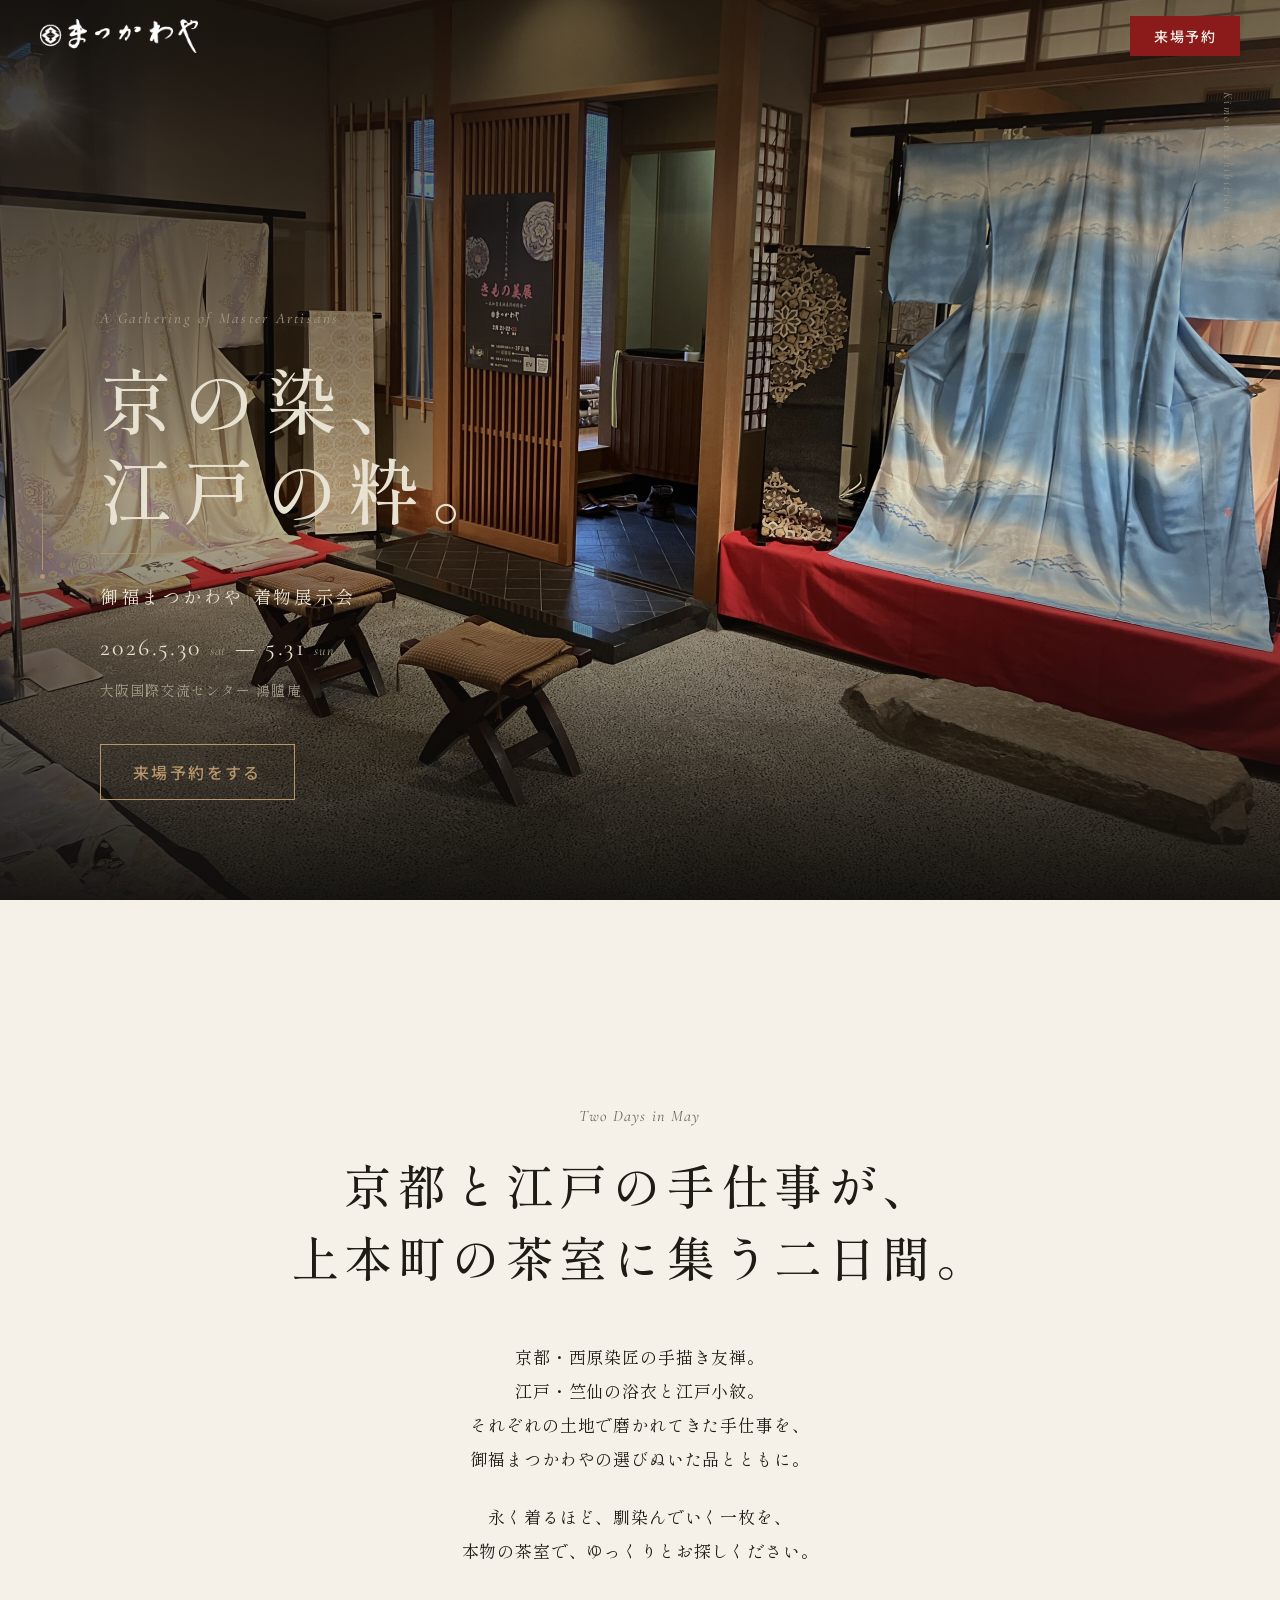
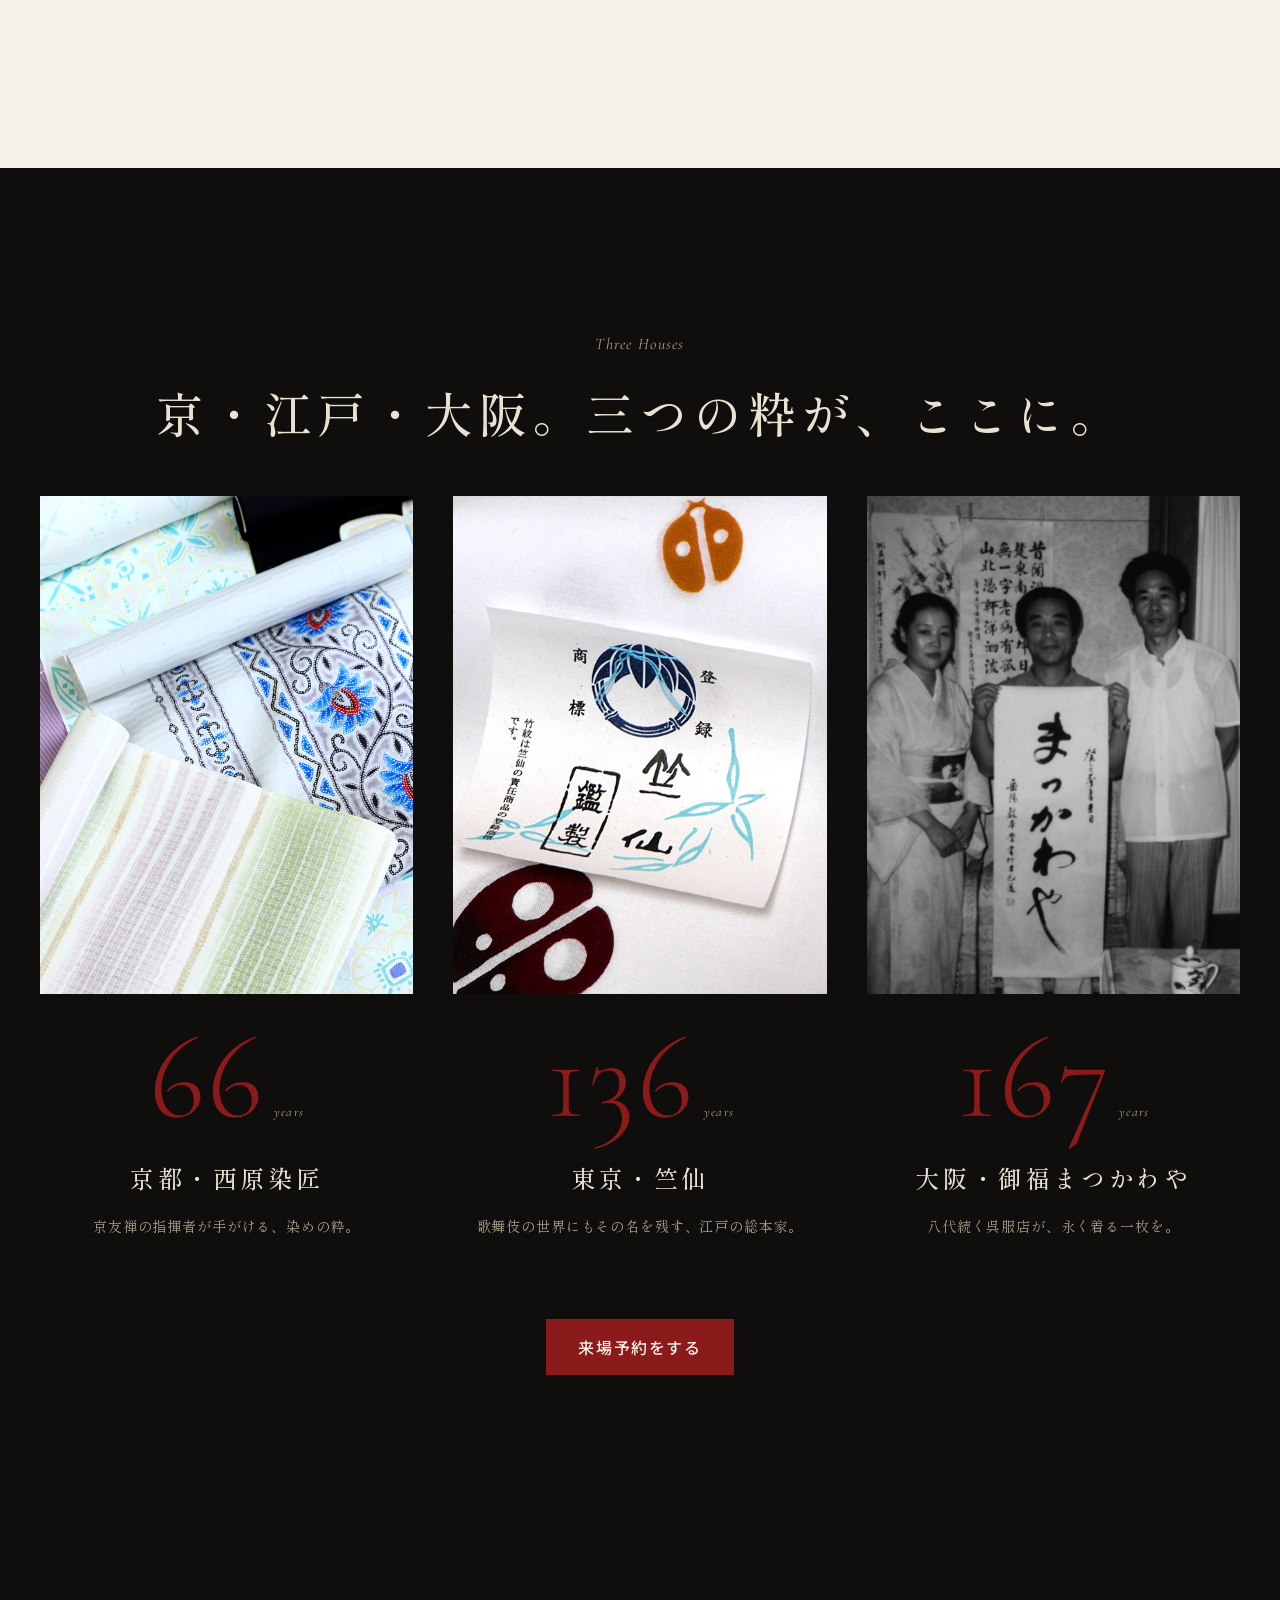
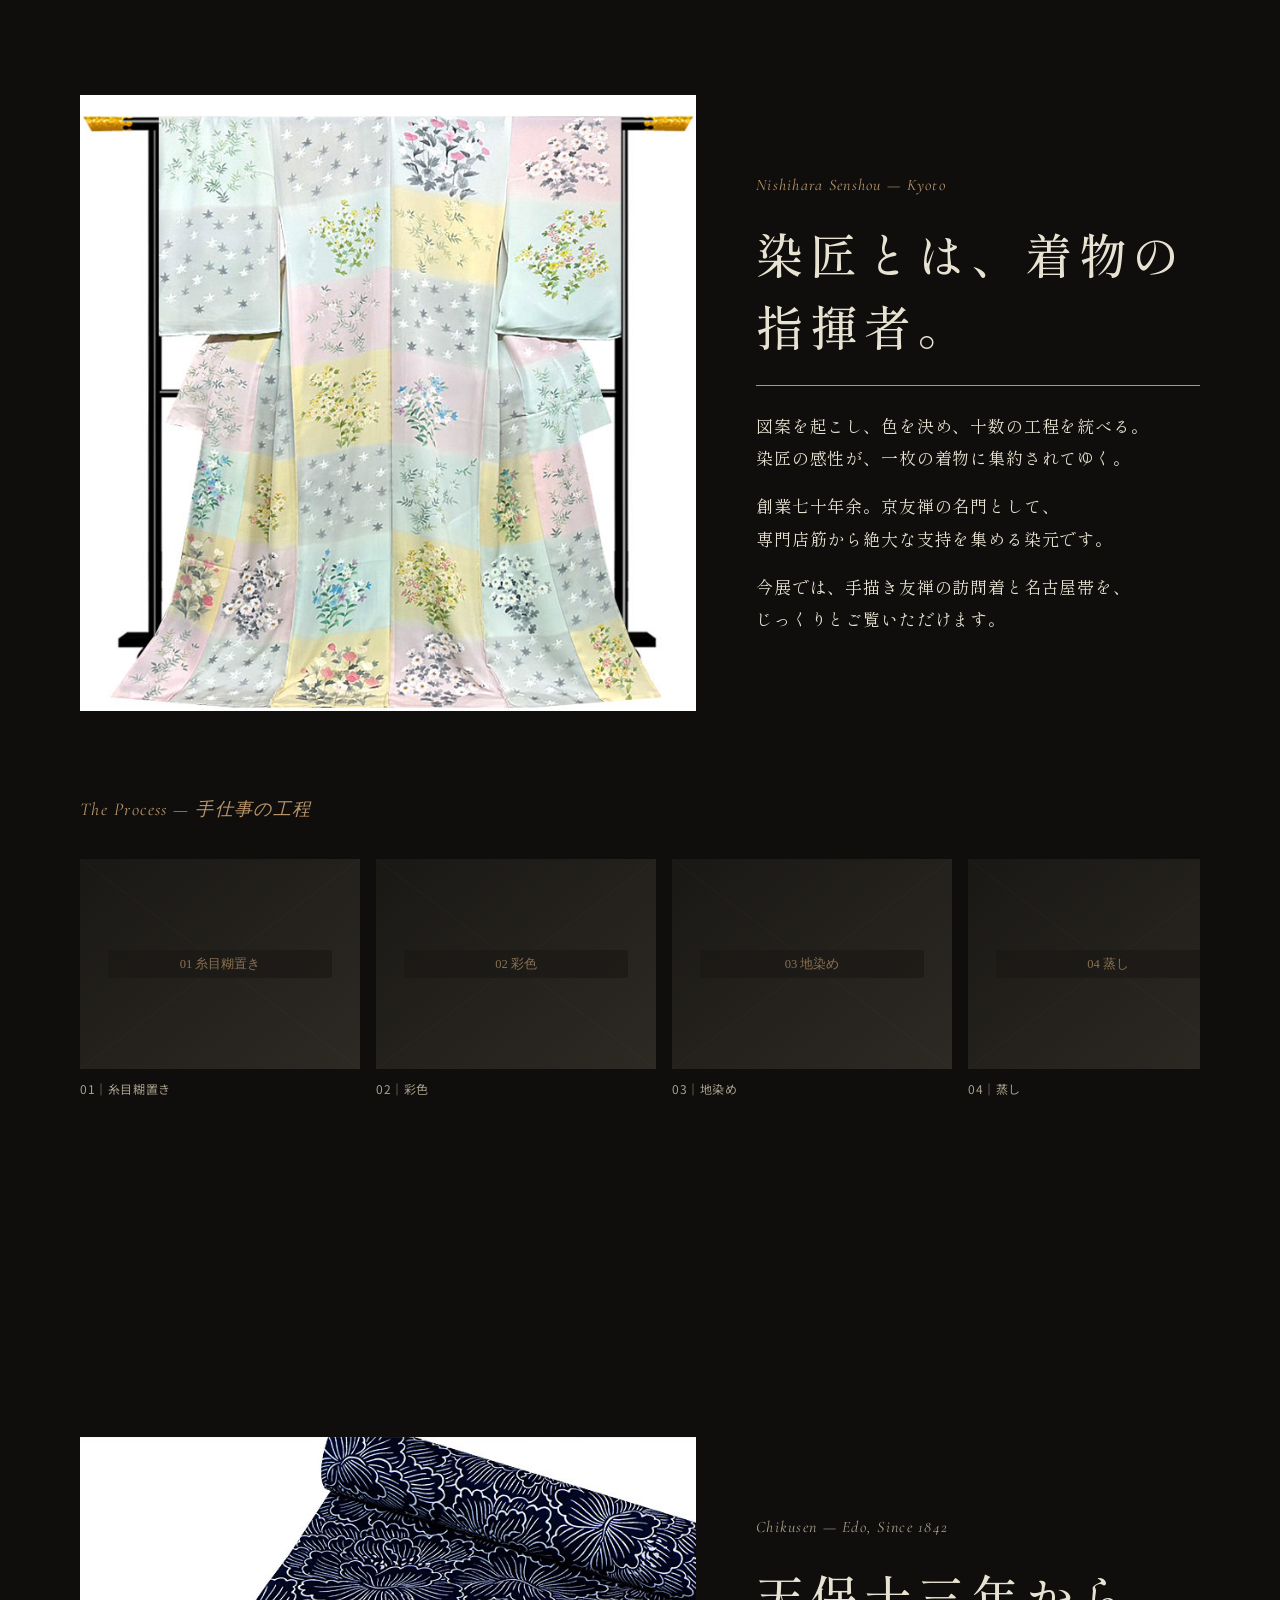
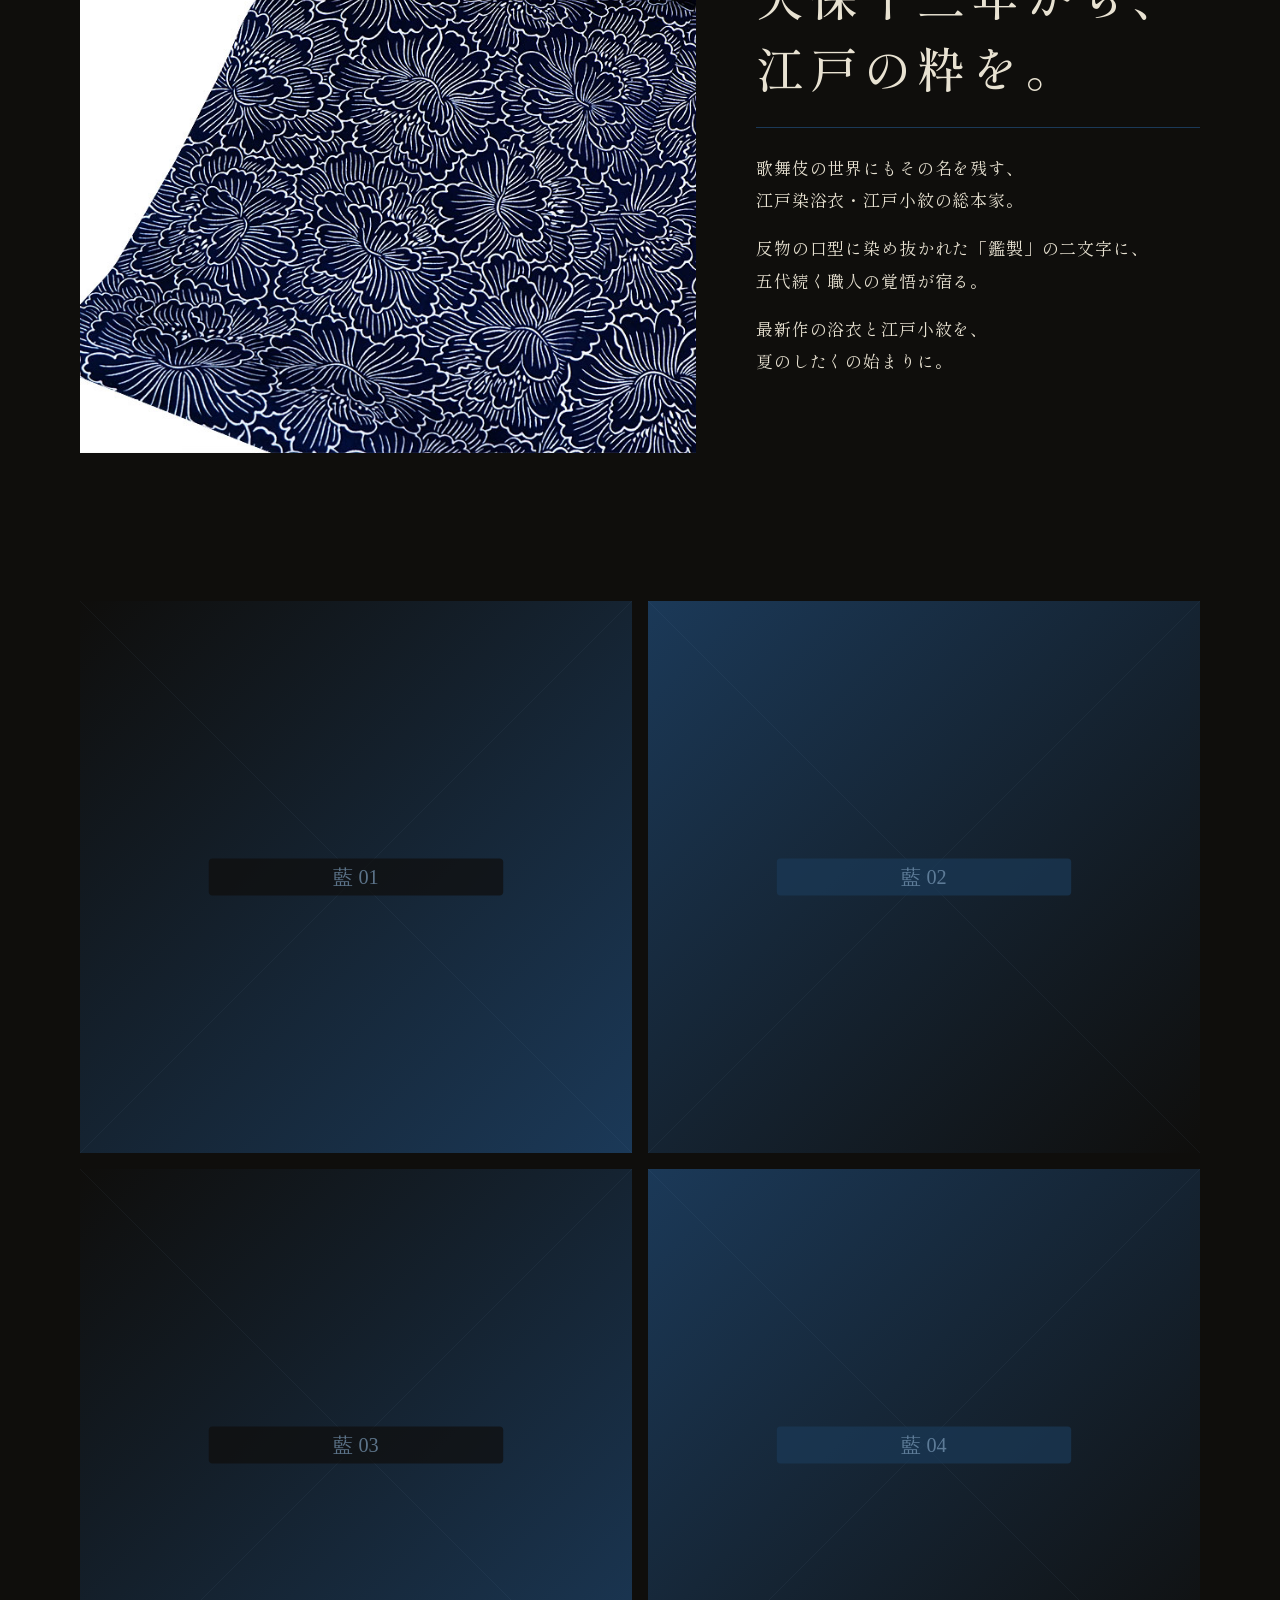
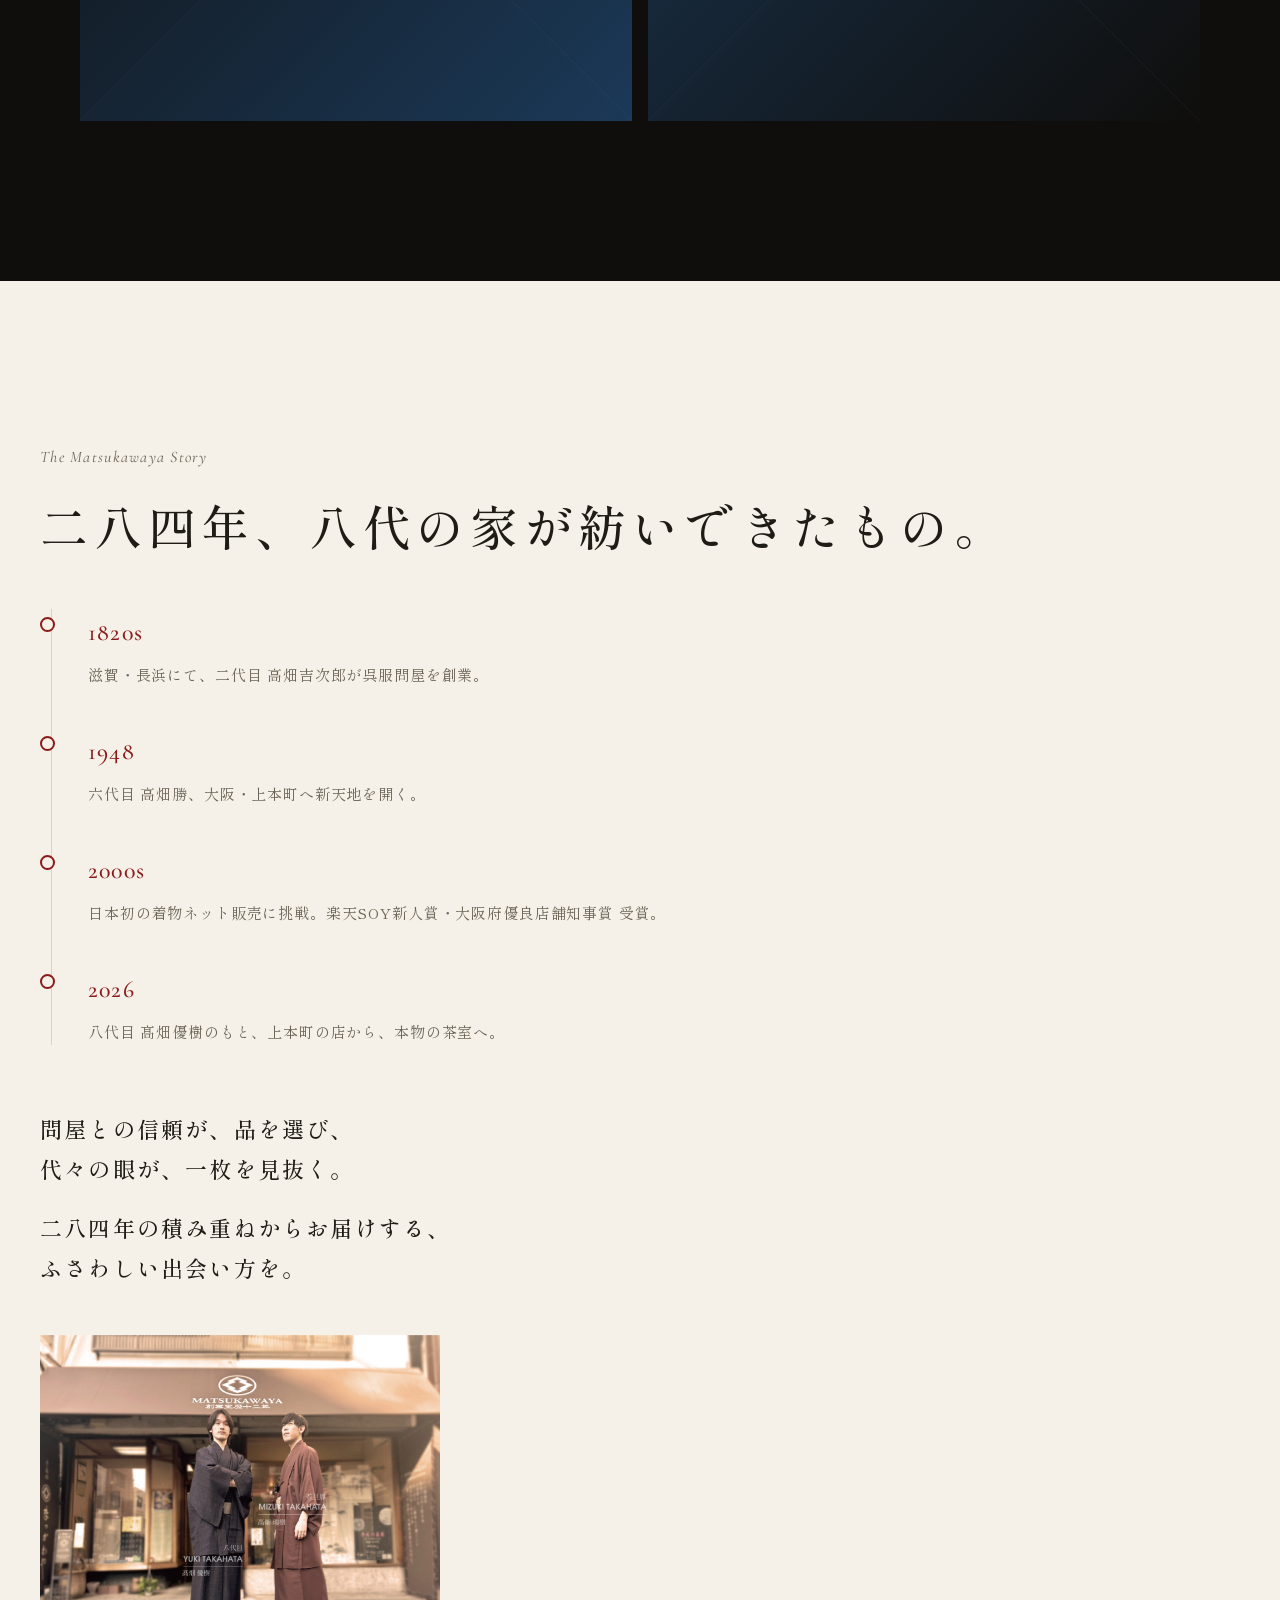
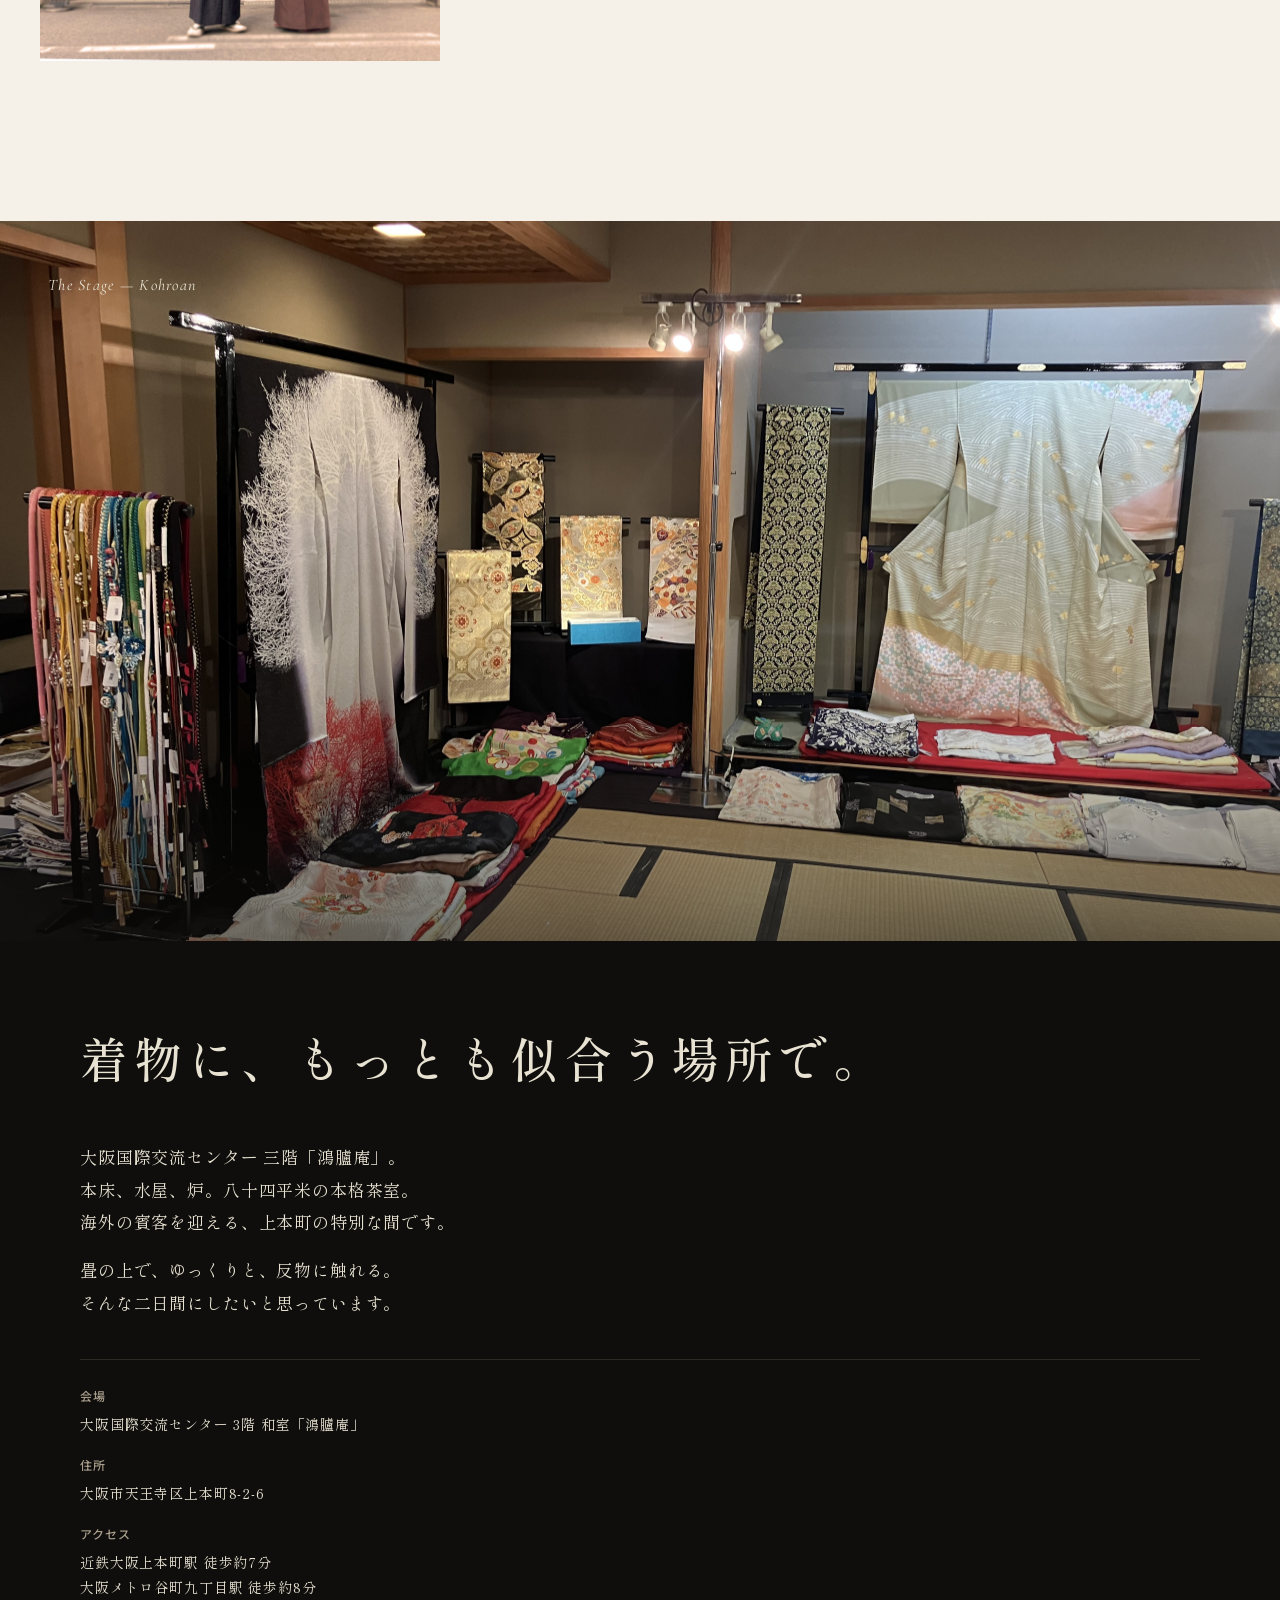
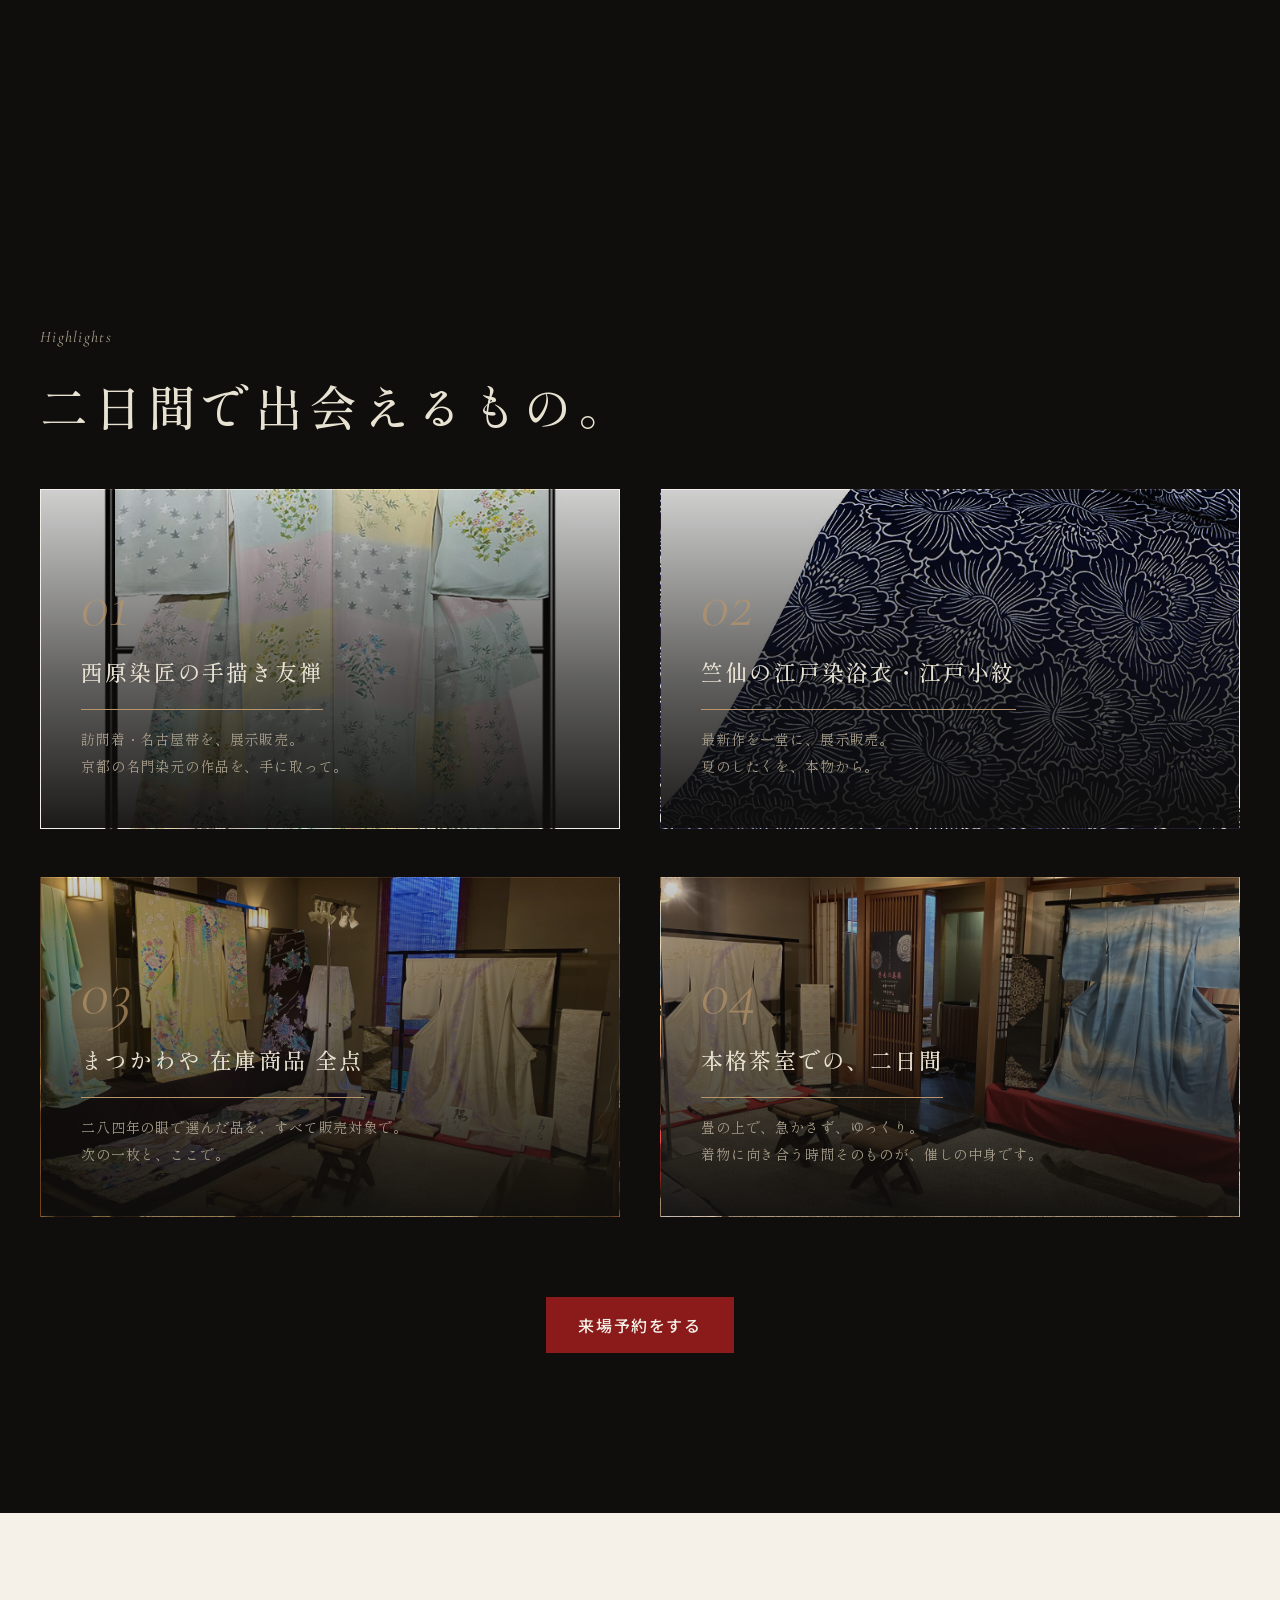
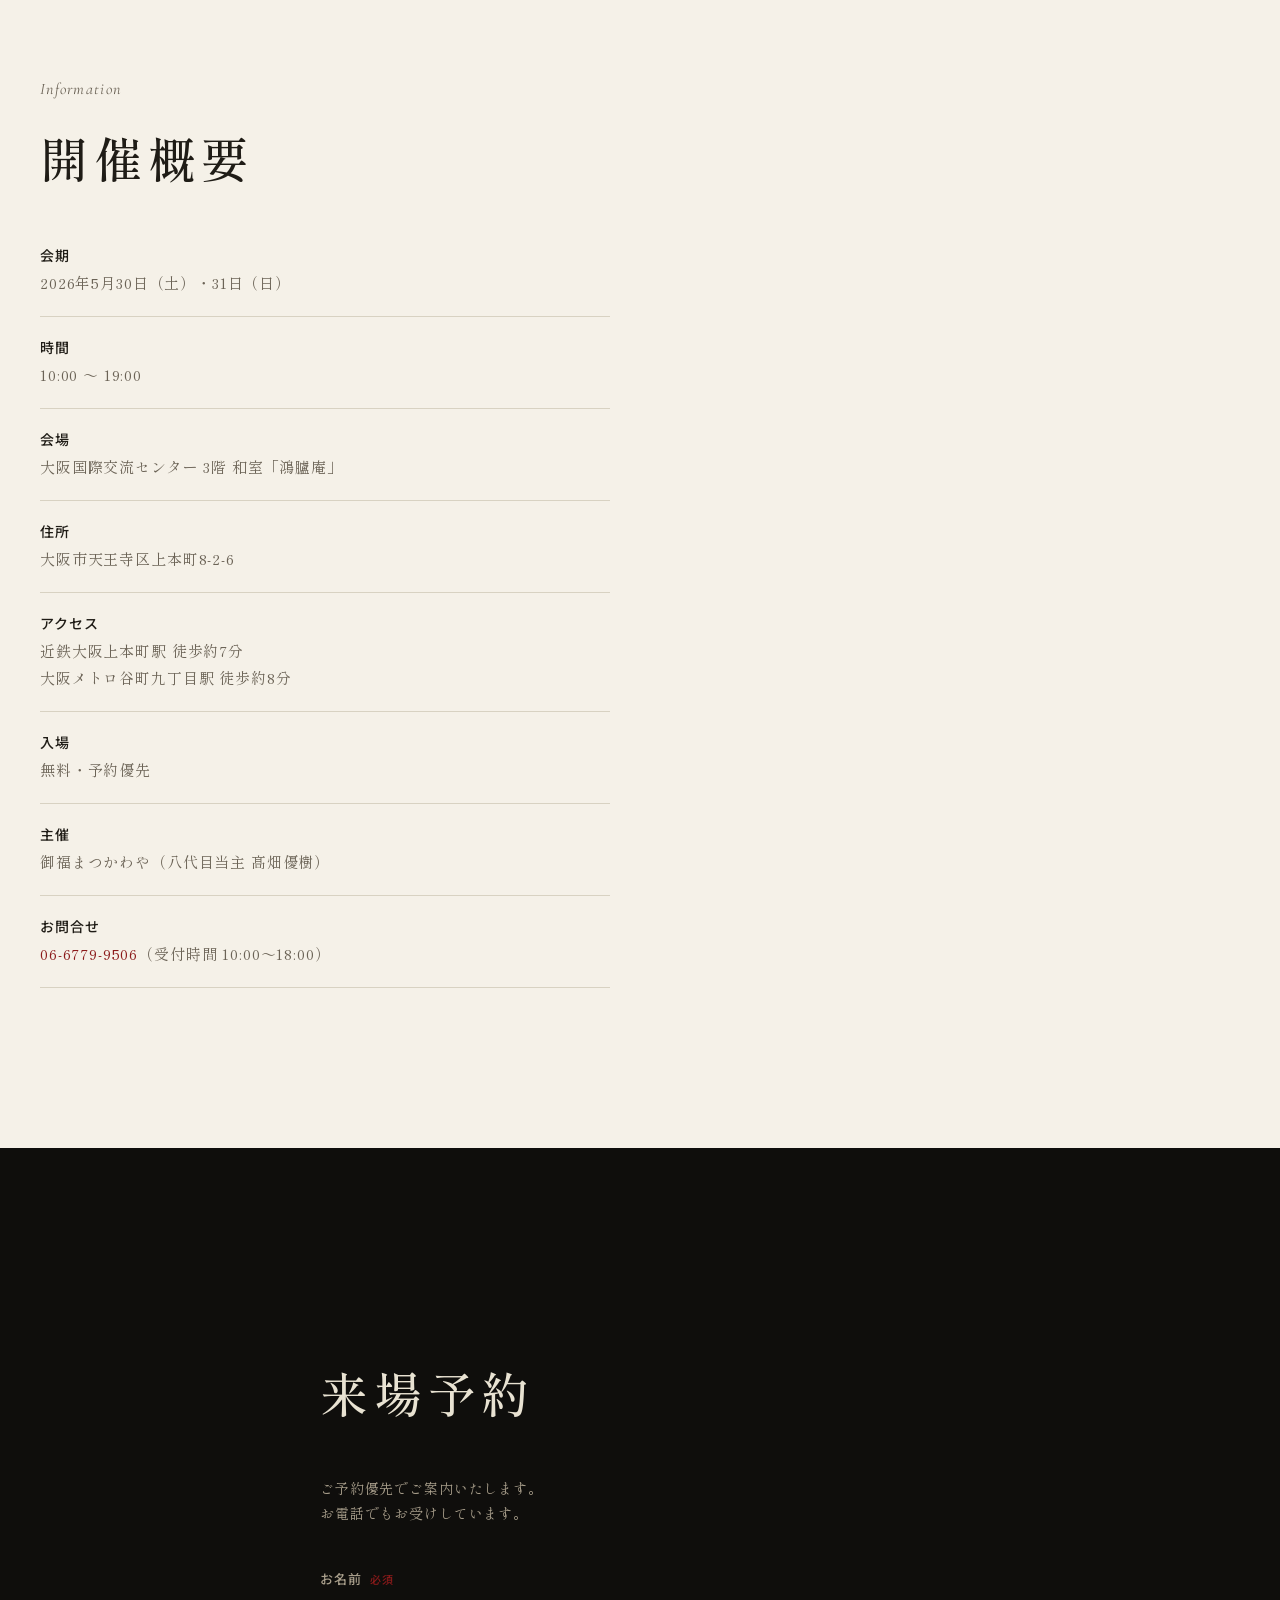
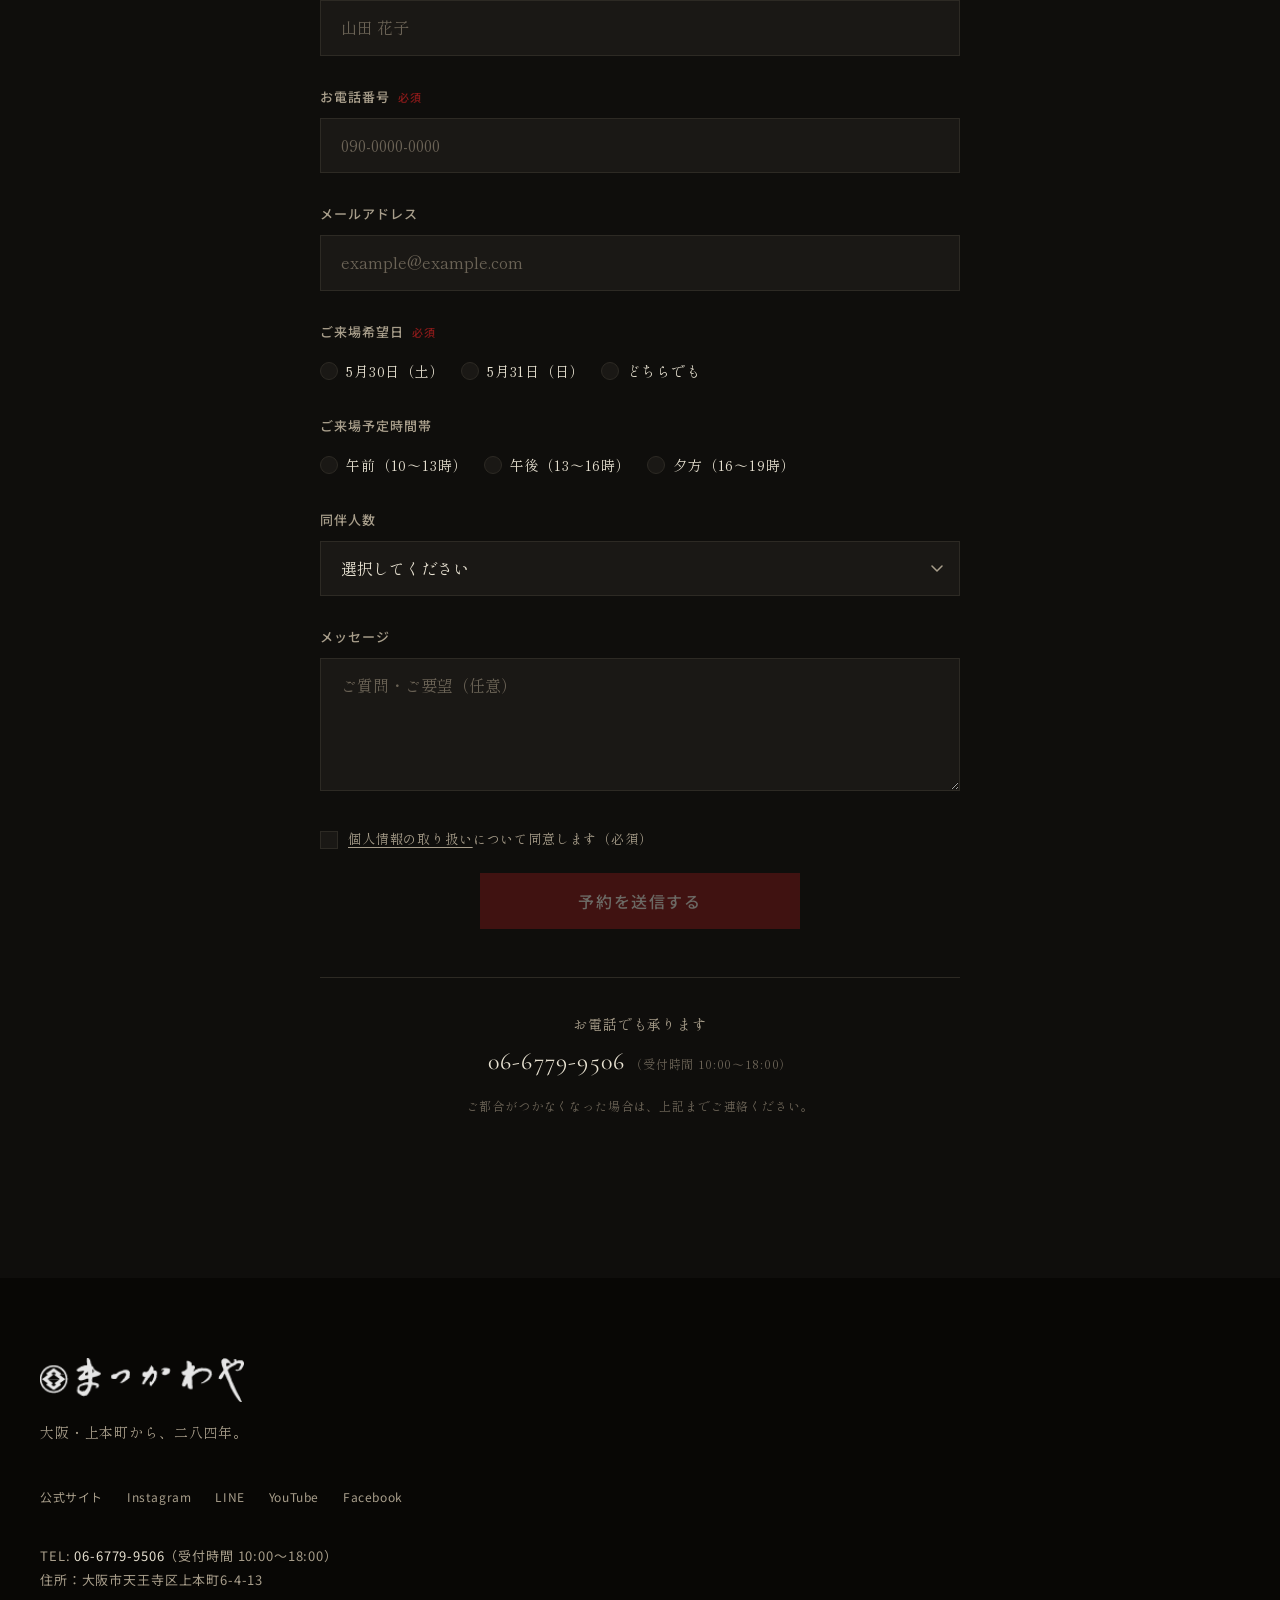
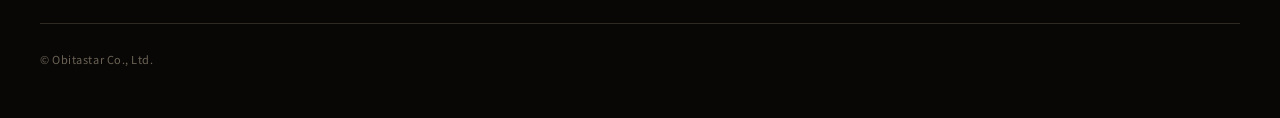
<file: matukawaya-event/index.html>
<!DOCTYPE html>
<html lang="ja">
<head>
<meta charset="UTF-8">
<meta name="viewport" content="width=device-width, initial-scale=1.0">

<!-- SEO / OGP -->
<title>京の染、江戸の粋。 ｜ 御福まつかわや 着物展示会</title>
<meta name="description" content="2026年5月30日(土)・31日(日)、大阪国際交流センター 鴻臚庵にて。京都・西原染匠の手描き友禅、江戸・竺仙の浴衣、まつかわや在庫を、本物の茶室で展示販売。来場予約受付中。">
<meta name="keywords" content="着物,展示会,京友禅,西原染匠,竺仙,浴衣,江戸小紋,大阪,呉服店,まつかわや">
<meta property="og:type" content="website">
<meta property="og:title" content="京の染、江戸の粋。 ｜ 御福まつかわや 着物展示会">
<meta property="og:description" content="2026.5.30-31、大阪・上本町の本格茶室で。京都と江戸の名門が集う二日間。">
<meta property="og:image" content="https://example.com/assets/img/og-image.jpg"><!-- 公開時に正式URLに差し替え -->
<meta property="og:url" content="https://example.com/"><!-- 公開時に正式URLに差し替え -->
<meta property="og:site_name" content="御福まつかわや">
<meta property="og:locale" content="ja_JP">
<meta name="twitter:card" content="summary_large_image">
<meta name="twitter:title" content="京の染、江戸の粋。 ｜ 御福まつかわや 着物展示会">
<meta name="twitter:description" content="2026.5.30-31、大阪・上本町の本格茶室で。">
<meta name="twitter:image" content="https://example.com/assets/img/og-image.jpg"><!-- 公開時に正式URLに差し替え -->

<!-- Favicon（最終ロゴに差し替え予定） -->
<link rel="icon" href="assets/favicon/favicon.ico" sizes="32x32">
<link rel="apple-touch-icon" href="assets/favicon/apple-touch-icon.png">

<!-- Google Fonts -->
<link rel="preconnect" href="https://fonts.googleapis.com">
<link rel="preconnect" href="https://fonts.gstatic.com" crossorigin>
<link href="https://fonts.googleapis.com/css2?family=Cormorant+Garamond:ital,wght@0,300;0,400;1,400&family=Noto+Sans+JP:wght@400;500&family=Shippori+Mincho:wght@400;500&display=swap" rel="stylesheet">

<!-- Stylesheet -->
<link rel="stylesheet" href="assets/css/style.css">

<!-- 構造化データ -->
<script type="application/ld+json">
{
  "@context": "https://schema.org",
  "@type": "Event",
  "name": "御福まつかわや 着物展示会",
  "startDate": "2026-05-30T10:00:00+09:00",
  "endDate": "2026-05-31T19:00:00+09:00",
  "eventAttendanceMode": "https://schema.org/OfflineEventAttendanceMode",
  "eventStatus": "https://schema.org/EventScheduled",
  "location": {
    "@type": "Place",
    "name": "大阪国際交流センター 3階 和室 鴻臚庵",
    "address": {
      "@type": "PostalAddress",
      "streetAddress": "上本町8-2-6",
      "addressLocality": "天王寺区",
      "addressRegion": "大阪市",
      "postalCode": "543-0001",
      "addressCountry": "JP"
    }
  },
  "organizer": {
    "@type": "Organization",
    "name": "御福まつかわや",
    "url": "https://www.matukawaya.com/"
  }
}
</script>

<!--
  =====================================================
  計測タグ プレースホルダー
  公開前に以下のIDを差し替えてください：
  - GA4 ID（例: G-XXXXXXXXXX）
  - Meta Pixel ID（例: 1234567890）
  - Google Tag Manager ID（必要に応じて）
  =====================================================
-->
<!-- Google Analytics 4 -->
<!-- <script async src="https://www.googletagmanager.com/gtag/js?id=G-XXXXXXXXXX"></script> -->
<!-- Meta Pixel -->
<!-- ここに Meta Pixel コード -->
</head>
<body>

<!-- ============================================
     固定ヘッダー
     ============================================ -->
<header class="site-header">
  <div class="site-header__inner">
    <a href="#" class="site-header__logo"><img src="assets/img/header_logo.png" alt="御福 まつかわや" class="site-header__logo-img"></a>
    <a href="#section-10" class="cta-button cta-button--header">
      <span class="header-cta-full">来場予約</span>
      <span class="header-cta-short">予約</span>
    </a>
  </div>
</header>

<main>

<!-- ============================================
     SECTION 01 | FV（ロゴイントロ → メインビジュアル）
     ============================================ -->
<section id="section-01" class="section-fv">
  <!-- ロゴイントロオーバーレイ -->
  <div class="fv-intro" id="fv-intro">
    <img src="assets/img/header_logo.png" alt="まつかわや" class="fv-intro__logo">
    <span class="fv-intro__line"></span>
    <p class="fv-intro__tagline">創業二八四年</p>
  </div>

  <!-- メインFV -->
  <img src="assets/img/fv.jpg" alt="薄暗い茶室空間に着物がドラマチックに浮かぶ展示会のメインビジュアル" class="fv-bg" width="1920" height="1080">
  <div class="fv-overlay"></div>

  <!-- 左サイドのゴールド装飾ライン -->
  <div class="fv-deco fv-anim" aria-hidden="true">
    <span class="fv-deco__line"></span>
    <span class="fv-deco__dot"></span>
  </div>

  <!-- 右上の英字装飾 -->
  <p class="fv-deco-text fv-anim" aria-hidden="true">Kimono Exhibition 2026</p>

  <div class="fv-content">
    <p class="en-subtitle fv-anim"><i>A Gathering of Master Artisans</i></p>
    <h1 class="fv-heading fv-anim">
      <span class="fv-heading__line">京の染、</span>
      <span class="fv-heading__line">江戸の粋。</span>
    </h1>
    <div class="fv-heading-line fv-anim"></div>
    <p class="fv-subheading fv-anim">御福まつかわや 着物展示会</p>
    <p class="fv-date fv-anim">
      <span class="fv-date__main">2026.5.30 <small>sat</small> — 5.31 <small>sun</small></span>
      <span class="fv-date__venue">大阪国際交流センター 鴻臚庵</span>
    </p>
    <a href="#section-10" class="cta-button cta-button--fv fv-anim">来場予約をする</a>
  </div>
  <div class="fv-scroll-indicator fv-anim">
    <span>Scroll</span>
  </div>
</section>

<!-- ============================================
     SECTION 02 | イントロ
     ============================================ -->
<section id="section-02" class="section-intro">
  <div class="section-intro__inner">
    <p class="en-subtitle fade-in">Two Days in May</p>
    <h2 class="fade-in">京都と江戸の手仕事が、<br>上本町の茶室に集う二日間。</h2>
    <p class="intro-body fade-in">京都・西原染匠の手描き友禅。<br>江戸・竺仙の浴衣と江戸小紋。<br>それぞれの土地で磨かれてきた手仕事を、<br>御福まつかわやの選びぬいた品とともに。</p>
    <p class="intro-body fade-in">永く着るほど、馴染んでいく一枚を、<br>本物の茶室で、ゆっくりとお探しください。</p>
  </div>
</section>

<!-- ============================================
     SECTION 03 | 三つの名前
     ============================================ -->
<section id="section-03" class="section-three-names">
  <div class="section-three-names__inner">
    <p class="en-subtitle fade-in">Three Houses</p>
    <h2 class="fade-in">京・江戸・大阪。三つの粋が、ここに。</h2>

    <div class="three-cards">
      <!-- カード1: 西原染匠 -->
      <article class="three-card">
        <div class="three-card__image-wrap reveal-image hover-zoom">
          <img src="assets/img/nishihara-card.jpg" alt="西原染匠の手描き友禅作品" class="three-card__image" width="600" height="800" loading="lazy">
        </div>
        <div class="three-card__body fade-in">
          <p class="three-card__number"><span class="count-up" data-target="70">0</span><span class="three-card__unit">years</span></p>
          <h3 class="three-card__name">京都・西原染匠</h3>
          <p class="three-card__copy">京友禅の指揮者が手がける、染めの粋。</p>
        </div>
      </article>

      <!-- カード2: 竺仙 -->
      <article class="three-card">
        <div class="three-card__image-wrap reveal-image hover-zoom">
          <img src="assets/img/chikusen-card.jpg" alt="竺仙の江戸染浴衣作品" class="three-card__image" width="600" height="800" loading="lazy">
        </div>
        <div class="three-card__body fade-in">
          <p class="three-card__number"><span class="count-up" data-target="184">0</span><span class="three-card__unit">years</span></p>
          <h3 class="three-card__name">東京・竺仙</h3>
          <p class="three-card__copy">歌舞伎の世界にもその名を残す、江戸の総本家。</p>
        </div>
      </article>

      <!-- カード3: まつかわや -->
      <article class="three-card">
        <div class="three-card__image-wrap reveal-image hover-zoom">
          <img src="assets/img/matukawaya-card.jpg" alt="まつかわやの店内と厳選された着物作品" class="three-card__image" width="600" height="800" loading="lazy" style="object-position: 30% center;">
        </div>
        <div class="three-card__body fade-in">
          <p class="three-card__number"><span class="count-up" data-target="284">0</span><span class="three-card__unit">years</span></p>
          <h3 class="three-card__name">大阪・御福まつかわや</h3>
          <p class="three-card__copy">八代続く呉服店が、永く着る一枚を。</p>
        </div>
      </article>
    </div>

    <div class="section-cta fade-in">
      <a href="#section-10" class="cta-button">来場予約をする</a>
    </div>
  </div>
</section>

<!-- ============================================
     SECTION 04 | 西原染匠
     ============================================ -->
<section id="section-04" class="section-nishihara">
  <div class="split-layout">
    <div class="split-layout__image reveal-image fade-in">
      <img src="assets/img/nishihara-main.jpg" alt="西原染匠の手描き友禅 訪問着と名古屋帯" class="split-image" width="800" height="1200" loading="lazy">
    </div>
    <div class="split-layout__text fade-in-right">
      <p class="en-subtitle en-subtitle--gold">Nishihara Senshou — Kyoto</p>
      <h2>染匠とは、着物の指揮者。</h2>
      <p>図案を起こし、色を決め、十数の工程を統べる。<br>染匠の感性が、一枚の着物に集約されてゆく。</p>
      <p>創業七十年余。京友禅の名門として、<br>専門店筋から絶大な支持を集める染元です。</p>
      <p>今展では、手描き友禅の訪問着と名古屋帯を、<br>じっくりとご覧いただけます。</p>
    </div>
  </div>

  <div class="process-section">
    <h3 class="process-section__heading fade-in">The Process — 手仕事の工程</h3>
    <div class="process-gallery">
      <figure class="process-card fade-in">
        <!-- IMAGE: 西原染匠の工程写真01 糸目糊置き。差し替え先：assets/img/nishihara-process-01.jpg -->
        <img src="assets/img/nishihara-process-01.svg" alt="糸目糊置きの工程" width="400" height="300" loading="lazy">
        <figcaption>01｜糸目糊置き</figcaption>
      </figure>
      <figure class="process-card fade-in">
        <!-- IMAGE: 西原染匠の工程写真02 彩色。差し替え先：assets/img/nishihara-process-02.jpg -->
        <img src="assets/img/nishihara-process-02.svg" alt="彩色の工程" width="400" height="300" loading="lazy">
        <figcaption>02｜彩色</figcaption>
      </figure>
      <figure class="process-card fade-in">
        <!-- IMAGE: 西原染匠の工程写真03 地染め。差し替え先：assets/img/nishihara-process-03.jpg -->
        <img src="assets/img/nishihara-process-03.svg" alt="地染めの工程" width="400" height="300" loading="lazy">
        <figcaption>03｜地染め</figcaption>
      </figure>
      <figure class="process-card fade-in">
        <!-- IMAGE: 西原染匠の工程写真04 蒸し。差し替え先：assets/img/nishihara-process-04.jpg -->
        <img src="assets/img/nishihara-process-04.svg" alt="蒸しの工程" width="400" height="300" loading="lazy">
        <figcaption>04｜蒸し</figcaption>
      </figure>
      <figure class="process-card fade-in">
        <!-- IMAGE: 西原染匠の工程写真05 金加工。差し替え先：assets/img/nishihara-process-05.jpg -->
        <img src="assets/img/nishihara-process-05.svg" alt="金加工の工程" width="400" height="300" loading="lazy">
        <figcaption>05｜金加工</figcaption>
      </figure>
      <figure class="process-card fade-in">
        <!-- IMAGE: 西原染匠の工程写真06 仕上げ。差し替え先：assets/img/nishihara-process-06.jpg -->
        <img src="assets/img/nishihara-process-06.svg" alt="仕上げの工程" width="400" height="300" loading="lazy">
        <figcaption>06｜仕上げ</figcaption>
      </figure>
    </div>
  </div>
</section>

<!-- ============================================
     SECTION 05 | 竺仙
     ============================================ -->
<section id="section-05" class="section-chikusen">
  <div class="split-layout split-layout--reverse">
    <div class="split-layout__text fade-in-left">
      <p class="en-subtitle">Chikusen — Edo, Since 1842</p>
      <h2>天保十三年から、江戸の粋を。</h2>
      <p>歌舞伎の世界にもその名を残す、<br>江戸染浴衣・江戸小紋の総本家。</p>
      <p>反物の口型に染め抜かれた「鑑製」の二文字に、<br>五代続く職人の覚悟が宿る。</p>
      <p>最新作の浴衣と江戸小紋を、<br>夏のしたくの始まりに。</p>
    </div>
    <div class="split-layout__image reveal-image fade-in">
      <img src="assets/img/chikusen-main.jpg" alt="竺仙の江戸染浴衣の反物" class="split-image" width="800" height="1200" loading="lazy">
    </div>
  </div>

  <div class="detail-section">
    <h3 class="detail-section__heading fade-in">Details — 染めのディテール</h3>
    <div class="detail-grid">
      <figure class="detail-grid__item fade-in">
        <!-- IMAGE: 竺仙の染めディテール01。藍の濃淡、染めの粒子感がわかる拡大写真。差し替え先：assets/img/chikusen-detail-01.jpg -->
        <img src="assets/img/chikusen-detail-01.svg" alt="竺仙の染めディテール 藍の濃淡" width="600" height="600" loading="lazy">
      </figure>
      <figure class="detail-grid__item fade-in">
        <!-- IMAGE: 竺仙の染めディテール02。藍の濃淡、染めの粒子感がわかる拡大写真。差し替え先：assets/img/chikusen-detail-02.jpg -->
        <img src="assets/img/chikusen-detail-02.svg" alt="竺仙の染めディテール 染めの粒子感" width="600" height="600" loading="lazy">
      </figure>
      <figure class="detail-grid__item fade-in">
        <!-- IMAGE: 竺仙の染めディテール03。藍の濃淡、染めの粒子感がわかる拡大写真。差し替え先：assets/img/chikusen-detail-03.jpg -->
        <img src="assets/img/chikusen-detail-03.svg" alt="竺仙の染めディテール 柄の細部" width="600" height="600" loading="lazy">
      </figure>
      <figure class="detail-grid__item fade-in">
        <!-- IMAGE: 竺仙の染めディテール04。藍の濃淡、染めの粒子感がわかる拡大写真。差し替え先：assets/img/chikusen-detail-04.jpg -->
        <img src="assets/img/chikusen-detail-04.svg" alt="竺仙の染めディテール 江戸小紋の精緻な模様" width="600" height="600" loading="lazy">
      </figure>
    </div>
  </div>
</section>

<!-- ============================================
     SECTION 06 | まつかわや284年
     ============================================ -->
<section id="section-06" class="section-matukawaya">
  <div class="section-matukawaya__inner">
    <p class="en-subtitle fade-in">The Matsukawaya Story</p>
    <h2 class="fade-in">二八四年、八代の家が紡いできたもの。</h2>

    <div class="timeline">
      <div class="timeline-item fade-in">
        <span class="timeline-year">1820s</span>
        <span class="timeline-text">滋賀・長浜にて、二代目 高畑吉次郎が呉服問屋を創業。</span>
      </div>
      <div class="timeline-item fade-in">
        <span class="timeline-year">1948</span>
        <span class="timeline-text">六代目 高畑勝、大阪・上本町へ新天地を開く。</span>
      </div>
      <div class="timeline-item fade-in">
        <span class="timeline-year">2000s</span>
        <span class="timeline-text">日本初の着物ネット販売に挑戦。楽天SOY新人賞・大阪府優良店舗知事賞 受賞。</span>
      </div>
      <div class="timeline-item fade-in">
        <span class="timeline-year">2026</span>
        <span class="timeline-text">八代目 髙畑優樹のもと、上本町の店から、本物の茶室へ。</span>
      </div>
    </div>

    <div class="matukawaya-closing fade-in">
      <p>問屋との信頼が、品を選び、<br>代々の眼が、一枚を見抜く。</p>
      <p>二八四年の積み重ねからお届けする、<br>ふさわしい出会い方を。</p>
    </div>

    <!-- IMAGE: 八代目当主 髙畑優樹の写真。縦長。なければ省略可。差し替え先：assets/img/matukawaya-portrait.jpg -->
    <div class="matukawaya-portrait fade-in">
      <img src="assets/img/matukawaya-portrait.jpg" alt="八代目当主 髙畑優樹" width="600" height="800" loading="lazy">
    </div>
  </div>
</section>

<!-- ============================================
     SECTION 07 | 会場
     ============================================ -->
<section id="section-07" class="section-venue">
  <div class="venue-hero fade-in">
    <p class="en-subtitle venue-hero__subtitle">The Stage — Kohroan</p>
    <div class="venue-hero__overlay"></div>
    <!-- IMAGE: 鴻臚庵（茶室）の内観写真。横長。1920x1080推奨。差し替え先：assets/img/kohroan.jpg -->
    <img src="assets/img/kohroan.jpg" alt="大阪国際交流センター 鴻臚庵の本格茶室内観" class="venue-hero__image parallax-img" width="1920" height="1080" loading="lazy">
  </div>

  <div class="venue-text">
    <h2 class="fade-in">着物に、もっとも似合う場所で。</h2>
    <div class="venue-body fade-in">
      <p>大阪国際交流センター 三階「鴻臚庵」。<br>本床、水屋、炉。八十四平米の本格茶室。<br>海外の賓客を迎える、上本町の特別な間です。</p>
      <p>畳の上で、ゆっくりと、反物に触れる。<br>そんな二日間にしたいと思っています。</p>
    </div>

    <dl class="venue-info fade-in">
      <dt>会場</dt>
      <dd>大阪国際交流センター 3階 和室「鴻臚庵」</dd>
      <dt>住所</dt>
      <dd>大阪市天王寺区上本町8-2-6</dd>
      <dt>アクセス</dt>
      <dd>近鉄大阪上本町駅 徒歩約7分<br>大阪メトロ谷町九丁目駅 徒歩約8分</dd>
    </dl>
  </div>
</section>

<!-- ============================================
     SECTION 08 | 見どころ
     ============================================ -->
<section id="section-08" class="section-highlights">
  <div class="section-highlights__inner">
    <p class="en-subtitle fade-in">Highlights</p>
    <h2 class="fade-in">二日間で出会えるもの。</h2>

    <div class="highlights-grid">
      <article class="highlight-card highlight-card--bg fade-in" style="background-image: url('assets/img/highlight-bg-01.jpg');">
        <div class="highlight-card__overlay"></div>
        <div class="highlight-card__content">
          <span class="highlight-card__number">01</span>
          <h3 class="highlight-card__title">西原染匠の手描き友禅</h3>
          <p class="highlight-card__copy">訪問着・名古屋帯を、展示販売。<br>京都の名門染元の作品を、手に取って。</p>
        </div>
      </article>
      <article class="highlight-card highlight-card--bg fade-in" style="background-image: url('assets/img/highlight-bg-02.jpg');">
        <div class="highlight-card__overlay"></div>
        <div class="highlight-card__content">
          <span class="highlight-card__number">02</span>
          <h3 class="highlight-card__title">竺仙の江戸染浴衣・江戸小紋</h3>
          <p class="highlight-card__copy">最新作を一堂に、展示販売。<br>夏のしたくを、本物から。</p>
        </div>
      </article>
      <article class="highlight-card highlight-card--bg fade-in" style="background-image: url('assets/img/highlight-bg-03.jpg');">
        <div class="highlight-card__overlay"></div>
        <div class="highlight-card__content">
          <span class="highlight-card__number">03</span>
          <h3 class="highlight-card__title">まつかわや 在庫商品 全点</h3>
          <p class="highlight-card__copy">二八四年の眼で選んだ品を、すべて販売対象で。<br>次の一枚と、ここで。</p>
        </div>
      </article>
      <article class="highlight-card highlight-card--bg fade-in" style="background-image: url('assets/img/highlight-bg-04.jpg');">
        <div class="highlight-card__overlay"></div>
        <div class="highlight-card__content">
          <span class="highlight-card__number">04</span>
          <h3 class="highlight-card__title">本格茶室での、二日間</h3>
          <p class="highlight-card__copy">畳の上で、急かさず、ゆっくり。<br>着物に向き合う時間そのものが、催しの中身です。</p>
        </div>
      </article>
    </div>

    <div class="section-cta fade-in">
      <a href="#section-10" class="cta-button">来場予約をする</a>
    </div>
  </div>
</section>

<!-- ============================================
     SECTION 09 | 開催概要
     ============================================ -->
<section id="section-09" class="section-info">
  <div class="section-info__inner">
    <p class="en-subtitle fade-in">Information</p>
    <h2 class="fade-in">開催概要</h2>

    <div class="section-info__content">
    <dl class="info-table fade-in">
      <dt>会期</dt>
      <dd>2026年5月30日（土）・31日（日）</dd>
      <dt>時間</dt>
      <dd>10:00 〜 19:00</dd>
      <dt>会場</dt>
      <dd>大阪国際交流センター 3階 和室「鴻臚庵」</dd>
      <dt>住所</dt>
      <dd>大阪市天王寺区上本町8-2-6</dd>
      <dt>アクセス</dt>
      <dd>近鉄大阪上本町駅 徒歩約7分<br>大阪メトロ谷町九丁目駅 徒歩約8分</dd>
      <dt>入場</dt>
      <dd>無料・予約優先</dd>
      <dt>主催</dt>
      <dd>御福まつかわや（八代目当主 髙畑優樹）</dd>
      <dt>お問合せ</dt>
      <dd><a href="tel:06-6779-9506">06-6779-9506</a>（受付時間 10:00〜18:00）</dd>
    </dl>

    <!-- 地図埋め込み: 正確な座標が必要な場合は Google Maps から埋め込みコードを取得して差し替えてください -->
    <div class="info-map fade-in">
      <iframe src="https://www.google.com/maps/embed?pb=!1m18!1m12!1m3!1d3281.0!2d135.523!3d34.659!2m3!1f0!2f0!3f0!3m2!1i1024!2i768!4f13.1!3m3!1m2!1s0x0%3A0x0!2z5aSn6Ziq5Zu96Zqb5Lqk5rWB44K744Oz44K_44O8!5e0!3m2!1sja!2sjp!4v1" width="600" height="450" style="border:0;" allowfullscreen="" loading="lazy" referrerpolicy="no-referrer-when-downgrade" title="大阪国際交流センターの地図"></iframe>
    </div>
    </div>
  </div>
</section>

<!-- ============================================
     SECTION 10 | 予約フォーム
     ============================================ -->
<section id="section-10" class="section-form">
  <div class="section-form__inner">
    <p class="en-subtitle fade-in">Reservation</p>
    <h2 class="fade-in">来場予約</h2>
    <p class="form-lead fade-in">ご予約優先でご案内いたします。<br>お電話でもお受けしています。</p>

    <!-- フォーム送信処理: 最終的な送信先は別途決定。Formrun/Googleフォーム/独自エンドポイント等を検討 -->
    <form class="reservation-form fade-in" action="mailto:order@matukawaya.com" method="POST" enctype="text/plain">

      <div class="form-group">
        <label for="form-name" class="form-label">お名前<span class="form-required">必須</span></label>
        <input type="text" id="form-name" name="name" required placeholder="山田 花子" class="form-input" autocomplete="name">
      </div>

      <div class="form-group">
        <label for="form-tel" class="form-label">お電話番号<span class="form-required">必須</span></label>
        <input type="tel" id="form-tel" name="tel" required placeholder="090-0000-0000" pattern="[0-9\-]+" class="form-input" autocomplete="tel">
      </div>

      <div class="form-group">
        <label for="form-email" class="form-label">メールアドレス</label>
        <input type="email" id="form-email" name="email" placeholder="example@example.com" class="form-input" autocomplete="email">
      </div>

      <fieldset class="form-group">
        <legend class="form-label">ご来場希望日<span class="form-required">必須</span></legend>
        <div class="form-radio-group">
          <label class="form-radio">
            <input type="radio" name="date" value="5月30日(土)" required>
            <span>5月30日（土）</span>
          </label>
          <label class="form-radio">
            <input type="radio" name="date" value="5月31日(日)">
            <span>5月31日（日）</span>
          </label>
          <label class="form-radio">
            <input type="radio" name="date" value="どちらでも">
            <span>どちらでも</span>
          </label>
        </div>
      </fieldset>

      <fieldset class="form-group">
        <legend class="form-label">ご来場予定時間帯</legend>
        <div class="form-radio-group">
          <label class="form-radio">
            <input type="radio" name="time" value="午前">
            <span>午前（10〜13時）</span>
          </label>
          <label class="form-radio">
            <input type="radio" name="time" value="午後">
            <span>午後（13〜16時）</span>
          </label>
          <label class="form-radio">
            <input type="radio" name="time" value="夕方">
            <span>夕方（16〜19時）</span>
          </label>
        </div>
      </fieldset>

      <div class="form-group">
        <label for="form-guests" class="form-label">同伴人数</label>
        <select id="form-guests" name="guests" class="form-select">
          <option value="" disabled selected>選択してください</option>
          <option value="1名">1名</option>
          <option value="2名">2名</option>
          <option value="3名">3名</option>
          <option value="4名以上">4名以上</option>
        </select>
      </div>

      <div class="form-group">
        <label for="form-message" class="form-label">メッセージ</label>
        <textarea id="form-message" name="message" placeholder="ご質問・ご要望（任意）" class="form-textarea" rows="4"></textarea>
      </div>

      <div class="form-checkbox">
        <input type="checkbox" id="privacy-agree" name="privacy" required>
        <label for="privacy-agree">
          <a href="#privacy-policy">個人情報の取り扱い</a>について同意します（必須）
          <!-- プライバシーポリシーURL: 正式なURLが決定したら href を差し替えてください -->
        </label>
      </div>

      <button type="submit" class="cta-button form-submit" data-event="reservation_submit" disabled>予約を送信する</button>
    </form>

    <div class="form-supplement fade-in">
      <p class="form-phone">お電話でも承ります<br>
        <a href="tel:06-6779-9506" class="form-phone__number">06-6779-9506</a>
        <span class="form-phone__hours">（受付時間 10:00〜18:00）</span>
      </p>
      <p class="form-cancel">ご都合がつかなくなった場合は、上記までご連絡ください。</p>
    </div>
  </div>
</section>

</main>

<!-- ============================================
     SECTION 11 | フッター
     ============================================ -->
<footer id="section-11" class="section-footer">
  <div class="section-footer__inner">
    <p class="footer-logo"><img src="assets/img/header_logo.png" alt="御福 まつかわや" class="footer-logo__img"></p>
    <p class="footer-copy">大阪・上本町から、二八四年。</p>

    <ul class="footer-links">
      <li><a href="https://www.matukawaya.com/" target="_blank" rel="noopener">公式サイト</a></li>
      <li><a href="#" target="_blank" rel="noopener">Instagram</a></li><!-- 実装時に公式サイトから取得して差し替え -->
      <li><a href="#" target="_blank" rel="noopener">LINE</a></li><!-- 実装時に公式サイトから取得して差し替え -->
      <li><a href="#" target="_blank" rel="noopener">YouTube</a></li><!-- 実装時に公式サイトから取得して差し替え -->
      <li><a href="#" target="_blank" rel="noopener">Facebook</a></li><!-- 実装時に公式サイトから取得して差し替え -->
    </ul>

    <address class="footer-contact">
      <p>TEL: <a href="tel:06-6779-9506">06-6779-9506</a>（受付時間 10:00〜18:00）</p>
      <p>住所：大阪市天王寺区上本町6-4-13</p>
    </address>

    <p class="footer-copyright">&copy; Obitastar Co., Ltd.</p>
  </div>
</footer>

<!-- モバイル固定下部CTA -->
<div class="mobile-cta-bar">
  <a href="#section-10" class="cta-button mobile-cta-bar__button">来場予約をする</a>
</div>

<!-- トップへ戻るボタン -->
<button class="back-to-top" id="back-to-top" type="button" aria-label="ページの先頭へ戻る">
  <span class="back-to-top__arrow"></span>
</button>

<!-- JavaScript -->
<script src="assets/js/main.js"></script>
</body>
</html>
</file>
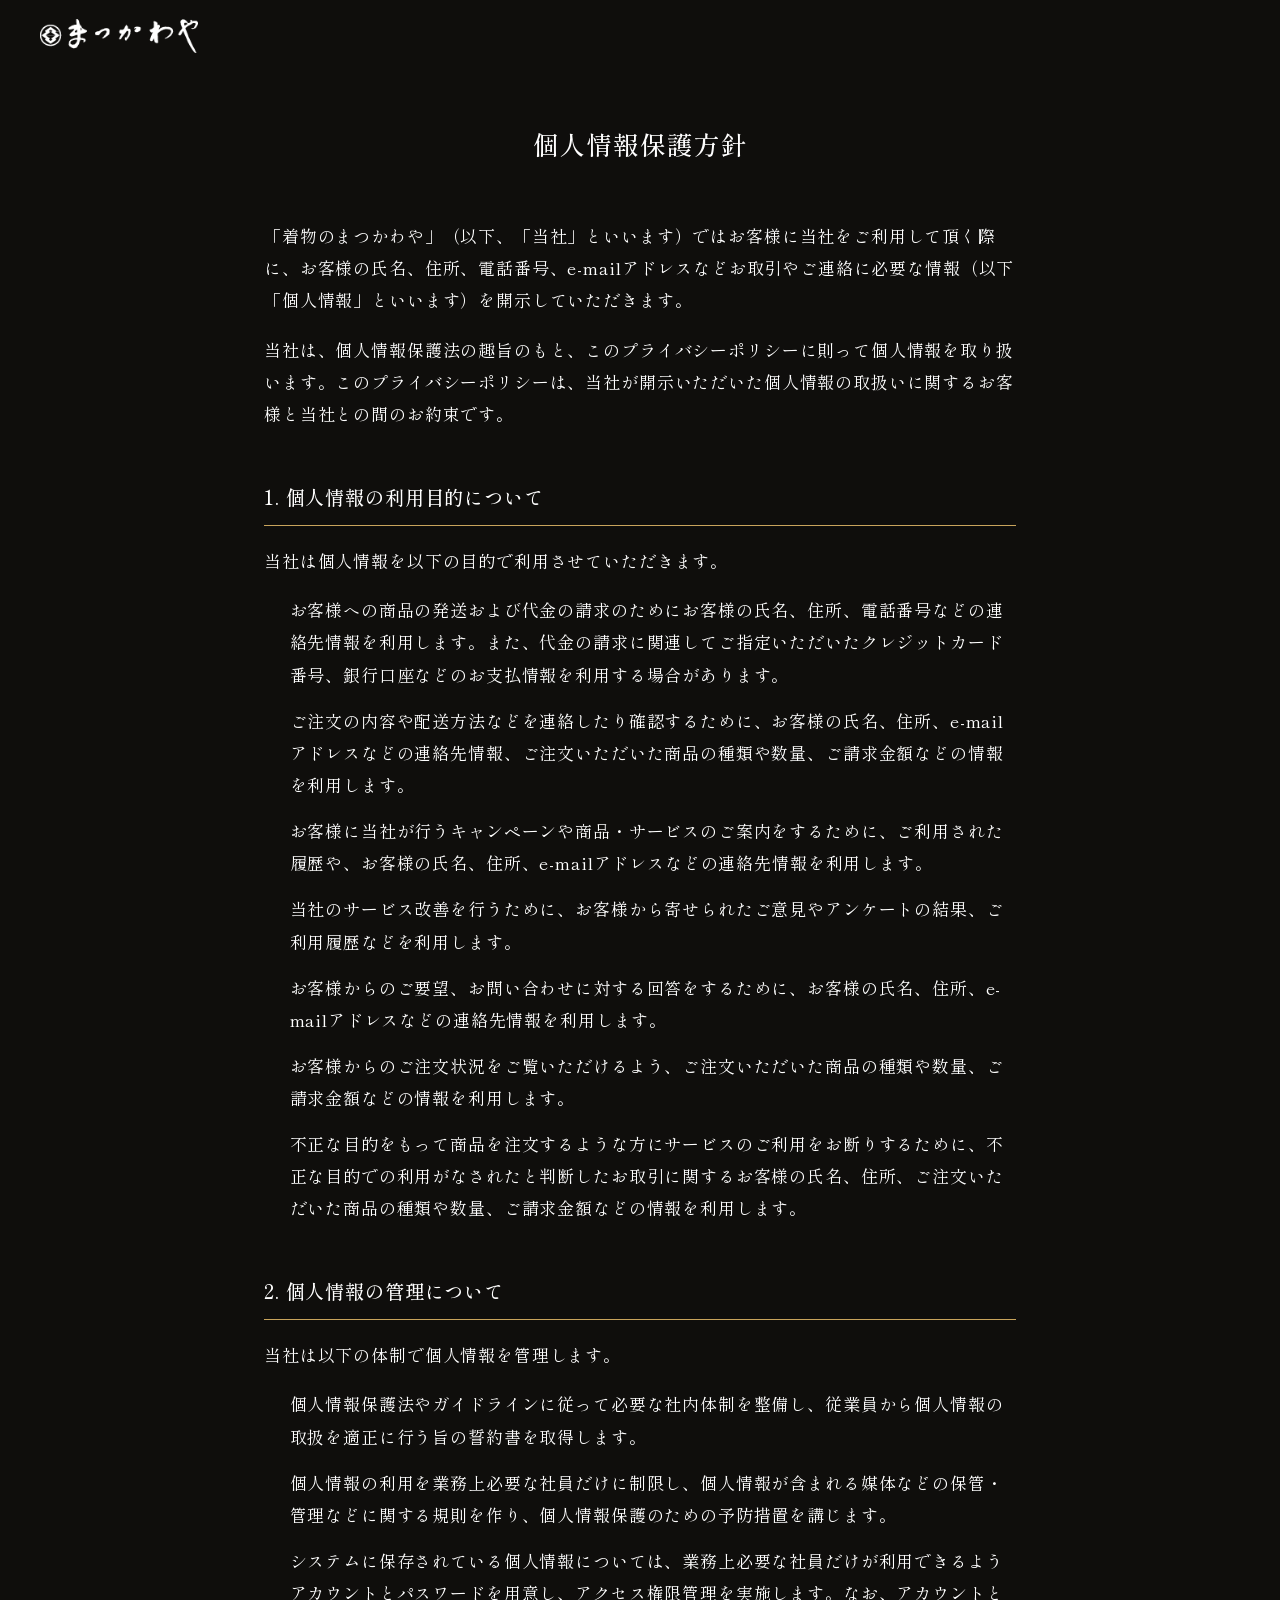
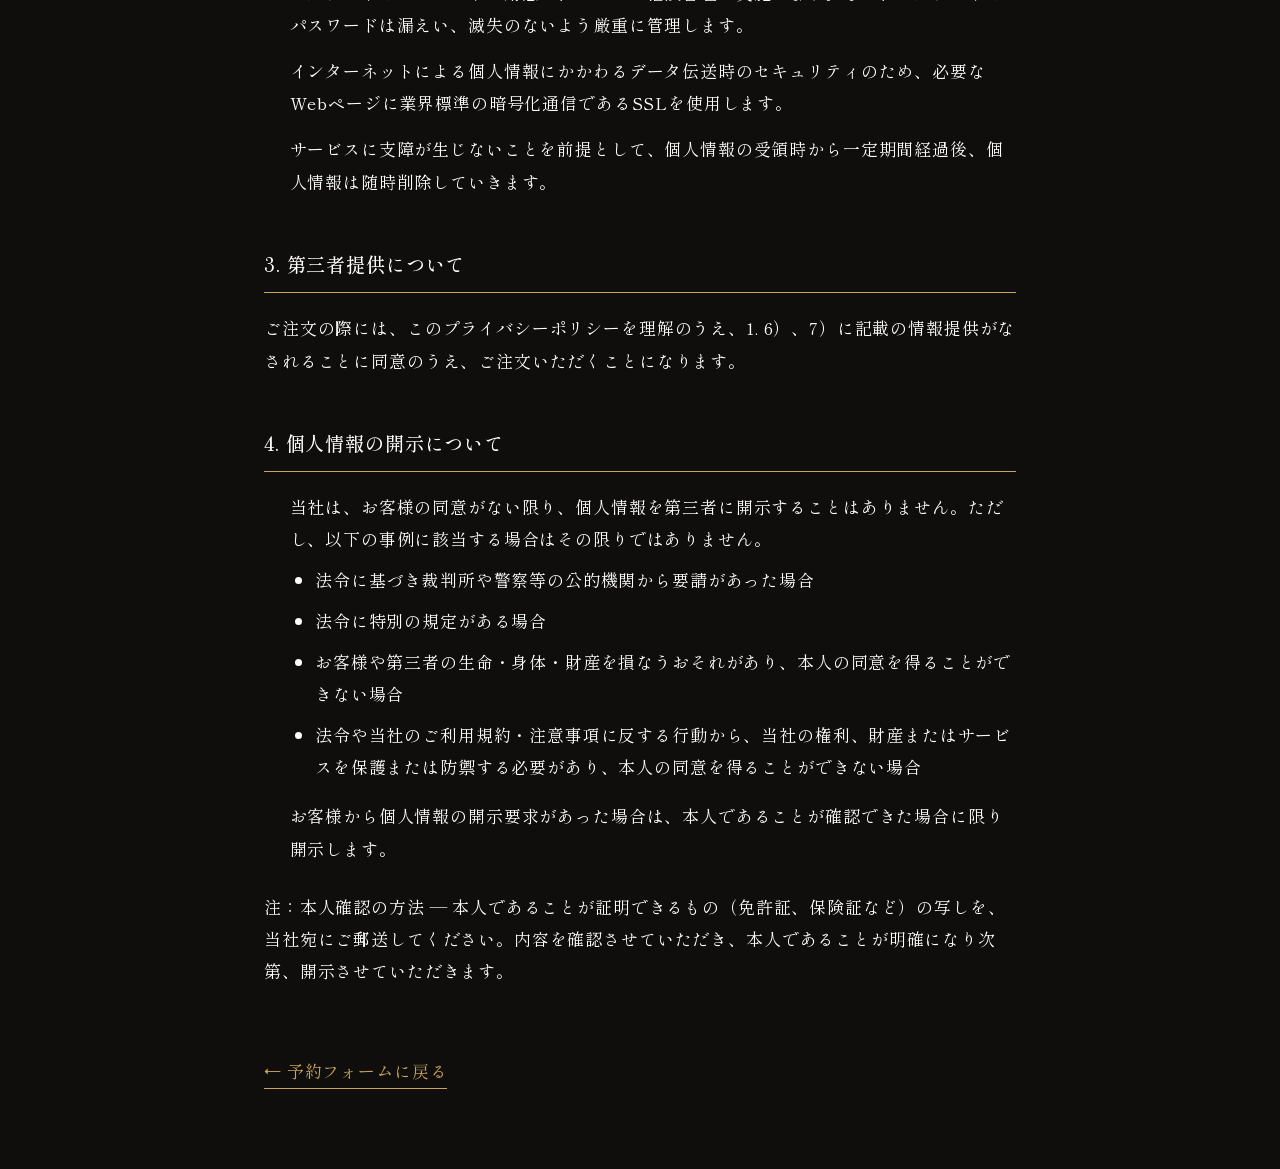
<file: privacy.html>
<!DOCTYPE html>
<html lang="ja">
<head>
<meta charset="UTF-8">
<meta name="viewport" content="width=device-width, initial-scale=1.0">
<title>個人情報保護方針 ｜ 御福まつかわや</title>
<link rel="preconnect" href="https://fonts.googleapis.com">
<link rel="preconnect" href="https://fonts.gstatic.com" crossorigin>
<link href="https://fonts.googleapis.com/css2?family=Noto+Sans+JP:wght@400;500&family=Shippori+Mincho:wght@400;500&display=swap" rel="stylesheet">
<link rel="stylesheet" href="assets/css/style.css">
<style>
.privacy-page {
  max-width: 800px;
  margin: 0 auto;
  padding: 120px 24px 80px;
  color: #ffffff;
  line-height: 1.9;
}
.privacy-page h1 {
  font-family: 'Shippori Mincho', serif;
  font-size: 1.6rem;
  font-weight: 500;
  margin-bottom: 2em;
  text-align: center;
}
.privacy-page h2 {
  font-family: 'Shippori Mincho', serif;
  font-size: 1.2rem;
  font-weight: 500;
  margin-top: 2.5em;
  margin-bottom: 1em;
  padding-bottom: 0.5em;
  border-bottom: 1px solid #c8a45c;
}
.privacy-page p {
  margin-bottom: 1em;
}
.privacy-page ol {
  padding-left: 1.5em;
  margin-bottom: 1.5em;
}
.privacy-page ol li {
  margin-bottom: 0.8em;
}
.privacy-page ul {
  padding-left: 1.5em;
  margin-top: 0.5em;
  margin-bottom: 1em;
  list-style: disc;
}
.privacy-page ul li {
  margin-bottom: 0.5em;
}
.privacy-page .back-link {
  display: inline-block;
  margin-top: 3em;
  color: #c8a45c;
  text-decoration: none;
  border-bottom: 1px solid currentColor;
}
.privacy-page .back-link:hover {
  opacity: 0.7;
}
</style>
</head>
<body>

<header class="site-header">
  <div class="site-header__inner">
    <a href="index.html" class="site-header__logo"><img src="assets/img/header_logo.png" alt="御福 まつかわや" class="site-header__logo-img"></a>
  </div>
</header>

<div class="privacy-page">
  <h1>個人情報保護方針</h1>

  <p>「着物のまつかわや」（以下、「当社」といいます）ではお客様に当社をご利用して頂く際に、お客様の氏名、住所、電話番号、e-mailアドレスなどお取引やご連絡に必要な情報（以下「個人情報」といいます）を開示していただきます。</p>

  <p>当社は、個人情報保護法の趣旨のもと、このプライバシーポリシーに則って個人情報を取り扱います。このプライバシーポリシーは、当社が開示いただいた個人情報の取扱いに関するお客様と当社との間のお約束です。</p>

  <h2>1. 個人情報の利用目的について</h2>
  <p>当社は個人情報を以下の目的で利用させていただきます。</p>
  <ol>
    <li>お客様への商品の発送および代金の請求のためにお客様の氏名、住所、電話番号などの連絡先情報を利用します。また、代金の請求に関連してご指定いただいたクレジットカード番号、銀行口座などのお支払情報を利用する場合があります。</li>
    <li>ご注文の内容や配送方法などを連絡したり確認するために、お客様の氏名、住所、e-mailアドレスなどの連絡先情報、ご注文いただいた商品の種類や数量、ご請求金額などの情報を利用します。</li>
    <li>お客様に当社が行うキャンペーンや商品・サービスのご案内をするために、ご利用された履歴や、お客様の氏名、住所、e-mailアドレスなどの連絡先情報を利用します。</li>
    <li>当社のサービス改善を行うために、お客様から寄せられたご意見やアンケートの結果、ご利用履歴などを利用します。</li>
    <li>お客様からのご要望、お問い合わせに対する回答をするために、お客様の氏名、住所、e-mailアドレスなどの連絡先情報を利用します。</li>
    <li>お客様からのご注文状況をご覧いただけるよう、ご注文いただいた商品の種類や数量、ご請求金額などの情報を利用します。</li>
    <li>不正な目的をもって商品を注文するような方にサービスのご利用をお断りするために、不正な目的での利用がなされたと判断したお取引に関するお客様の氏名、住所、ご注文いただいた商品の種類や数量、ご請求金額などの情報を利用します。</li>
  </ol>

  <h2>2. 個人情報の管理について</h2>
  <p>当社は以下の体制で個人情報を管理します。</p>
  <ol>
    <li>個人情報保護法やガイドラインに従って必要な社内体制を整備し、従業員から個人情報の取扱を適正に行う旨の誓約書を取得します。</li>
    <li>個人情報の利用を業務上必要な社員だけに制限し、個人情報が含まれる媒体などの保管・管理などに関する規則を作り、個人情報保護のための予防措置を講じます。</li>
    <li>システムに保存されている個人情報については、業務上必要な社員だけが利用できるようアカウントとパスワードを用意し、アクセス権限管理を実施します。なお、アカウントとパスワードは漏えい、滅失のないよう厳重に管理します。</li>
    <li>インターネットによる個人情報にかかわるデータ伝送時のセキュリティのため、必要なWebページに業界標準の暗号化通信であるSSLを使用します。</li>
    <li>サービスに支障が生じないことを前提として、個人情報の受領時から一定期間経過後、個人情報は随時削除していきます。</li>
  </ol>

  <h2>3. 第三者提供について</h2>
  <p>ご注文の際には、このプライバシーポリシーを理解のうえ、1. 6）、7）に記載の情報提供がなされることに同意のうえ、ご注文いただくことになります。</p>

  <h2>4. 個人情報の開示について</h2>
  <ol>
    <li>当社は、お客様の同意がない限り、個人情報を第三者に開示することはありません。ただし、以下の事例に該当する場合はその限りではありません。
      <ul>
        <li>法令に基づき裁判所や警察等の公的機関から要請があった場合</li>
        <li>法令に特別の規定がある場合</li>
        <li>お客様や第三者の生命・身体・財産を損なうおそれがあり、本人の同意を得ることができない場合</li>
        <li>法令や当社のご利用規約・注意事項に反する行動から、当社の権利、財産またはサービスを保護または防禦する必要があり、本人の同意を得ることができない場合</li>
      </ul>
    </li>
    <li>お客様から個人情報の開示要求があった場合は、本人であることが確認できた場合に限り開示します。</li>
  </ol>
  <p>注：本人確認の方法 — 本人であることが証明できるもの（免許証、保険証など）の写しを、当社宛にご郵送してください。内容を確認させていただき、本人であることが明確になり次第、開示させていただきます。</p>

  <a href="index.html#section-10" class="back-link">← 予約フォームに戻る</a>
</div>

<script src="assets/js/main.js"></script>
</body>
</html>
</file>
<file: assets/css/style.css>
/* ============================================================
   まつかわや呉服祭 LP - style.css
   老舗呉服店 着物展示会ランディングページ
   ============================================================ */

/* ------------------------------------------------------------
   0. CSS Custom Properties
   ------------------------------------------------------------ */
:root {
  /* Colors */
  --color-bg: #0F0E0C;
  --color-bg-alt: #1A1815;
  --color-paper: #F5F1E8;
  --color-paper-warm: #EBE5D6;
  --color-text-light: #E8E2D2;
  --color-text-mute: #A89E8B;
  --color-text-dark: #1F1C16;
  --color-text-dark-mute: #6B6356;
  --color-accent: #8B1A1A;
  --color-accent-hover: #A02020;
  --color-gold: #B8956A;
  --color-border-dark: #2D2A24;
  --color-border-light: #D8D2C2;
  --color-indigo: #1B3958;

  /* Typography */
  --font-mincho: "Shippori Mincho", "Noto Serif JP", "游明朝", "Yu Mincho", "ヒラギノ明朝 ProN", serif;
  --font-serif-en: "Cormorant Garamond", "Playfair Display", Georgia, serif;
  --font-gothic: "Noto Sans JP", "游ゴシック", "Yu Gothic", "ヒラギノ角ゴ ProN", sans-serif;

  /* Spacing */
  --section-padding-y: 80px;
  --container-max: 1200px;
  --text-max: 640px;

  /* Header */
  --header-h: 56px;
}

@media (min-width: 1024px) {
  :root {
    --section-padding-y: 160px;
    --header-h: 72px;
  }
}

/* ------------------------------------------------------------
   1. Reset & Base
   ------------------------------------------------------------ */
*,
*::before,
*::after {
  margin: 0;
  padding: 0;
  box-sizing: border-box;
}

html {
  scroll-behavior: smooth;
  scroll-padding-top: var(--header-h);
  -webkit-text-size-adjust: 100%;
}

body {
  font-family: var(--font-mincho);
  font-size: 15px;
  font-weight: 400;
  line-height: 1.9;
  letter-spacing: 0.05em;
  color: var(--color-text-light);
  background-color: var(--color-bg);
  -webkit-font-smoothing: antialiased;
  -moz-osx-font-smoothing: grayscale;
  overflow-x: hidden;
}

@media (min-width: 1024px) {
  body {
    font-size: 17px;
    line-height: 2.0;
  }
}

img {
  max-width: 100%;
  height: auto;
  display: block;
}

/* モバイルでは本文の <br> を無効化し自然に折り返す */
@media (max-width: 640px) {
  .section-intro h2 br,
  .intro-body br,
  .split-layout__text p br,
  .venue-body p br,
  .matukawaya-closing p br,
  br.br-pc {
    display: none;
  }
}

a {
  color: inherit;
  text-decoration: none;
}

ul, ol {
  list-style: none;
}

fieldset {
  border: none;
  padding: 0;
  margin: 0;
}

button,
input,
select,
textarea {
  font-family: inherit;
  font-size: inherit;
  color: inherit;
  border: none;
  background: none;
  outline: none;
}

/* ------------------------------------------------------------
   2. Utility / Shared Classes
   ------------------------------------------------------------ */
.container {
  width: 100%;
  max-width: var(--container-max);
  margin-inline: auto;
  padding-inline: 20px;
}

@media (min-width: 1024px) {
  .container {
    padding-inline: 40px;
  }
}

/* 英字小見出し */
.en-subtitle {
  display: block;
  font-family: var(--font-serif-en);
  font-size: 14px;
  font-weight: 400;
  font-style: italic;
  letter-spacing: 0.12em;
  color: var(--color-gold);
  margin-bottom: 20px;
}

.en-subtitle--gold {
  color: var(--color-gold);
}

@media (min-width: 1024px) {
  .en-subtitle {
    font-size: 17px;
    margin-bottom: 24px;
  }
}

/* セクション見出し（h2共通） */
section h2 {
  font-family: var(--font-mincho);
  font-size: 30px;
  font-weight: 500;
  line-height: 1.4;
  letter-spacing: 0.15em;
  margin-bottom: 36px;
}

@media (min-width: 1024px) {
  section h2 {
    font-size: 52px;
    line-height: 1.45;
    margin-bottom: 56px;
  }
}

/* 本文 */
.body-text {
  font-family: var(--font-mincho);
  font-size: 15px;
  font-weight: 400;
  line-height: 1.9;
  letter-spacing: 0.05em;
  max-width: var(--text-max);
}

@media (min-width: 1024px) {
  .body-text {
    font-size: 17px;
    line-height: 2.0;
  }
}

/* CTAボタン */
.cta-button {
  display: inline-flex;
  align-items: center;
  justify-content: center;
  height: 58px;
  padding: 0 36px;
  background-color: var(--color-accent);
  color: var(--color-paper);
  font-family: var(--font-gothic);
  font-size: 15px;
  font-weight: 500;
  letter-spacing: 0.15em;
  border: none;
  cursor: pointer;
  transition: background-color 0.3s ease, transform 0.3s ease, box-shadow 0.3s ease;
  text-decoration: none;
}

.cta-button:hover {
  background-color: var(--color-accent-hover);
  transform: translateY(-2px);
  box-shadow: 0 8px 24px rgba(139, 26, 26, 0.3);
}

.cta-button[disabled] {
  opacity: 0.4;
  cursor: not-allowed;
}

.cta-button[disabled]:hover {
  background-color: var(--color-accent);
}

@media (min-width: 1024px) {
  .cta-button {
    font-size: 16px;
  }
}

/* セクション末尾CTA */
.section-cta {
  text-align: center;
  margin-top: 56px;
}

@media (min-width: 1024px) {
  .section-cta {
    margin-top: 80px;
  }
}

/* ------------------------------------------------------------
   3. Fade-in Animation & Motion Effects
   ------------------------------------------------------------ */
.fade-in {
  opacity: 0;
  transform: translateY(50px);
  transition: opacity 1.1s cubic-bezier(0.16, 1, 0.3, 1), transform 1.1s cubic-bezier(0.16, 1, 0.3, 1);
}

.fade-in--visible {
  opacity: 1;
  transform: translateY(0);
}

/* 方向バリエーション */
.fade-in-left {
  opacity: 0;
  transform: translateX(-60px);
  transition: opacity 1.1s cubic-bezier(0.16, 1, 0.3, 1), transform 1.1s cubic-bezier(0.16, 1, 0.3, 1);
}

.fade-in-right {
  opacity: 0;
  transform: translateX(60px);
  transition: opacity 1.1s cubic-bezier(0.16, 1, 0.3, 1), transform 1.1s cubic-bezier(0.16, 1, 0.3, 1);
}

.fade-in-left--visible,
.fade-in-right--visible {
  opacity: 1;
  transform: translateX(0);
}

/* 画像リビール（カーテン効果） */
.reveal-image {
  position: relative;
  overflow: hidden;
}

.reveal-image::after {
  content: "";
  position: absolute;
  inset: 0;
  background-color: var(--color-gold);
  transform: scaleX(1);
  transform-origin: left;
  transition: transform 1.4s cubic-bezier(0.77, 0, 0.175, 1);
  z-index: 1;
}

.reveal-image--visible::after {
  transform: scaleX(0);
}

/* 画像リビール（生成りセクション用） */
.reveal-image--paper::after {
  background-color: var(--color-paper);
}

/* 画像ズームイン効果 */
.reveal-image img,
.reveal-image .split-image,
.reveal-image .three-card__image {
  transform: scale(1.18);
  transition: transform 2s cubic-bezier(0.16, 1, 0.3, 1) 0.3s;
}

.reveal-image--visible img,
.reveal-image--visible .split-image,
.reveal-image--visible .three-card__image {
  transform: scale(1);
}

/* 画像ホバーズーム */
.hover-zoom {
  overflow: hidden;
}

.hover-zoom img {
  transition: transform 0.6s cubic-bezier(0.16, 1, 0.3, 1);
}

.hover-zoom:hover img {
  transform: scale(1.05);
}

/* カウントアップ用 */
.count-up {
  display: inline-block;
}

/* ------------------------------------------------------------
   4. Accessibility
   ------------------------------------------------------------ */
:focus-visible {
  outline: 2px solid var(--color-accent);
  outline-offset: 2px;
}

.sr-only {
  position: absolute;
  width: 1px;
  height: 1px;
  padding: 0;
  margin: -1px;
  overflow: hidden;
  clip: rect(0, 0, 0, 0);
  white-space: nowrap;
  border: 0;
}

/* ------------------------------------------------------------
   5. Site Header
   ------------------------------------------------------------ */
.site-header {
  position: fixed;
  top: 0;
  left: 0;
  right: 0;
  z-index: 1000;
  height: var(--header-h);
  background-color: transparent;
  transition: background-color 0.3s ease;
}

.site-header--scrolled {
  background-color: rgba(15, 14, 12, 0.85);
  backdrop-filter: blur(8px);
  -webkit-backdrop-filter: blur(8px);
}

.site-header__inner {
  display: flex;
  align-items: center;
  justify-content: space-between;
  height: 100%;
  padding-inline: 20px;
}

@media (min-width: 1024px) {
  .site-header__inner {
    padding-inline: 40px;
  }
}

.site-header__logo {
  display: flex;
  align-items: center;
}

.site-header__logo-img {
  height: 28px;
  width: auto;
  filter: brightness(0) invert(1);
  transition: opacity 0.3s ease;
}

.site-header__logo:hover .site-header__logo-img {
  opacity: 0.8;
}

@media (min-width: 1024px) {
  .site-header__logo-img {
    height: 34px;
  }
}

.cta-button--header {
  height: 36px;
  padding: 0 20px;
  font-size: 13px;
}

@media (min-width: 1024px) {
  .cta-button--header {
    height: 40px;
    padding: 0 24px;
    font-size: 14px;
  }
}

/* モバイルで短いテキスト、デスクトップでフルテキスト */
.header-cta-short {
  display: inline;
}

.header-cta-full {
  display: none;
}

@media (min-width: 641px) {
  .header-cta-short {
    display: none;
  }

  .header-cta-full {
    display: inline;
  }
}

/* ------------------------------------------------------------
   6. Mobile Fixed CTA Bar
   ------------------------------------------------------------ */
.mobile-cta-bar {
  position: fixed;
  bottom: 0;
  left: 0;
  right: 0;
  z-index: 1000;
  padding: 12px 16px;
  padding-bottom: max(12px, env(safe-area-inset-bottom));
  background-color: rgba(15, 14, 12, 0.95);
  border-top: 1px solid var(--color-border-dark);
  transform: translateY(100%);
  transition: transform 0.3s ease;
}

.mobile-cta-bar--visible {
  transform: translateY(0);
}

.mobile-cta-bar .cta-button {
  width: 100%;
  height: 52px;
  font-size: 16px;
}

@media (min-width: 1024px) {
  .mobile-cta-bar {
    display: none;
  }
}

/* ------------------------------------------------------------
   7. SECTION 01 - First View (FV) with Logo Intro
   ------------------------------------------------------------ */
.section-fv {
  position: relative;
  width: 100%;
  height: 100svh;
  overflow: hidden;
}

@media (min-width: 1024px) {
  .section-fv {
    height: 100vh;
  }
}

/* --- ロゴイントロオーバーレイ --- */
.fv-intro {
  position: absolute;
  inset: 0;
  z-index: 10;
  display: flex;
  flex-direction: column;
  align-items: center;
  justify-content: center;
  gap: 24px;
  background-color: var(--color-bg);
  opacity: 1;
  transition: opacity 1.8s cubic-bezier(0.4, 0, 0.2, 1);
}

.fv-intro--fade-out {
  opacity: 0;
  pointer-events: none;
}

.fv-intro__logo {
  width: 180px;
  height: auto;
  opacity: 0;
  transform: scale(0.8);
  animation: logoReveal 2s cubic-bezier(0.16, 1, 0.3, 1) 0.3s forwards;
  filter: brightness(0) invert(1);
}

@media (min-width: 1024px) {
  .fv-intro__logo {
    width: 280px;
  }
}

/* ロゴ下のゴールドライン */
.fv-intro__line {
  width: 0;
  height: 1px;
  background: linear-gradient(90deg, transparent, var(--color-gold), transparent);
  animation: lineExpand 1.2s cubic-bezier(0.4, 0, 0.2, 1) 1.2s forwards;
}

.fv-intro__tagline {
  font-family: var(--font-mincho);
  font-size: 14px;
  font-weight: 400;
  letter-spacing: 0.4em;
  color: var(--color-text-mute);
  opacity: 0;
  animation: taglineReveal 1.2s cubic-bezier(0.4, 0, 0.2, 1) 1.6s forwards;
}

@media (min-width: 1024px) {
  .fv-intro__tagline {
    font-size: 16px;
  }
}

@keyframes logoReveal {
  0% { opacity: 0; transform: scale(0.8); }
  100% { opacity: 1; transform: scale(1); }
}

@keyframes lineExpand {
  0% { width: 0; }
  100% { width: 100px; }
}

@keyframes taglineReveal {
  0% { opacity: 0; transform: translateY(10px); }
  100% { opacity: 0.8; transform: translateY(0); }
}

/* --- 背景画像 --- */
.fv-bg {
  position: absolute;
  inset: 0;
  z-index: 0;
  width: 100%;
  height: 100%;
  object-fit: cover;
  opacity: 0;
  transform: scale(1.2);
}

.fv-bg--reveal {
  animation: fvBgReveal 3s cubic-bezier(0.25, 0.46, 0.45, 0.94) forwards,
             fvKenBurns 30s linear 3s infinite alternate;
}

@keyframes fvBgReveal {
  0% { opacity: 0; transform: scale(1.2); }
  100% { opacity: 1; transform: scale(1.05); }
}

@keyframes fvKenBurns {
  0% { transform: scale(1.05) translate(0, 0); }
  100% { transform: scale(1.12) translate(-1.5%, -1%); }
}

/* グラデーションオーバーレイ */
.fv-overlay {
  position: absolute;
  inset: 0;
  z-index: 1;
  background:
    linear-gradient(160deg, rgba(15, 14, 12, 0.8) 0%, rgba(15, 14, 12, 0.2) 50%, rgba(15, 14, 12, 0.4) 100%),
    linear-gradient(to top, rgba(15, 14, 12, 0.98) 0%, transparent 50%);
}

/* --- 左サイドの装飾ライン --- */
.fv-deco {
  position: absolute;
  left: 20px;
  top: 50%;
  transform: translateY(-50%);
  z-index: 2;
  display: flex;
  flex-direction: column;
  align-items: center;
  gap: 0;
}

.fv-deco__line {
  display: block;
  width: 1px;
  height: 100px;
  background: linear-gradient(to bottom, transparent, var(--color-gold));
}

.fv-deco__dot {
  display: block;
  width: 6px;
  height: 6px;
  border-radius: 50%;
  background-color: var(--color-gold);
  margin-top: 4px;
  box-shadow: 0 0 12px rgba(184, 149, 106, 0.4);
}

@media (min-width: 1024px) {
  .fv-deco {
    left: 48px;
  }

  .fv-deco__line {
    height: 160px;
  }
}

/* --- 右上の英字装飾 --- */
.fv-deco-text {
  position: absolute;
  top: calc(var(--header-h) + 20px);
  right: 20px;
  z-index: 2;
  font-family: var(--font-serif-en);
  font-size: 11px;
  font-weight: 300;
  font-style: italic;
  letter-spacing: 0.25em;
  color: var(--color-gold);
  opacity: 0.5;
  writing-mode: vertical-rl;
}

@media (min-width: 1024px) {
  .fv-deco-text {
    right: 48px;
    font-size: 13px;
  }
}

/* --- FVコンテンツ --- */
.fv-content {
  position: absolute;
  bottom: 100px;
  left: 20px;
  right: 20px;
  z-index: 2;
}

@media (min-width: 1024px) {
  .fv-content {
    bottom: 120px;
    left: 120px;
    right: auto;
    max-width: 800px;
  }
}

.fv-content .en-subtitle {
  margin-bottom: 24px;
  font-size: 14px;
  letter-spacing: 0.2em;
  color: var(--color-gold);
}

@media (min-width: 1024px) {
  .fv-content .en-subtitle {
    font-size: 17px;
  }
}

/* メイン見出し */
.fv-heading {
  font-family: var(--font-mincho);
  font-size: 44px;
  font-weight: 500;
  line-height: 1.15;
  letter-spacing: 0.18em;
  color: #fff;
  margin: 0 0 20px;
  text-shadow: 0 4px 60px rgba(0, 0, 0, 0.6), 0 1px 3px rgba(0, 0, 0, 0.3);
}

.fv-heading__line {
  display: block;
  white-space: nowrap;
}

.fv-heading__line:nth-child(2) {
  padding-left: 0.5em;
}

@media (min-width: 641px) {
  .fv-heading {
    font-size: 60px;
  }
}

@media (min-width: 1024px) {
  .fv-heading {
    font-size: 90px;
    margin-bottom: 28px;
  }
}

@media (min-width: 1440px) {
  .fv-heading {
    font-size: 110px;
  }
}

/* 見出し下のゴールドライン */
.fv-heading-line {
  width: 80px;
  height: 1px;
  background: linear-gradient(90deg, var(--color-gold), transparent);
  margin-bottom: 24px;
}

@media (min-width: 1024px) {
  .fv-heading-line {
    width: 120px;
    margin-bottom: 28px;
  }
}

.fv-subheading {
  font-family: var(--font-mincho);
  font-size: 15px;
  font-weight: 400;
  letter-spacing: 0.2em;
  color: var(--color-paper-warm);
  margin-bottom: 10px;
}

@media (min-width: 1024px) {
  .fv-subheading {
    font-size: 20px;
    margin-bottom: 12px;
  }
}

/* 日時 */
.fv-date {
  margin-bottom: 36px;
}

.fv-date__main {
  display: block;
  font-family: var(--font-serif-en);
  font-size: 20px;
  font-weight: 400;
  letter-spacing: 0.12em;
  color: #fff;
  margin-bottom: 6px;
}

.fv-date__main small {
  font-size: 13px;
  font-style: italic;
  letter-spacing: 0.05em;
  color: var(--color-gold);
}

.fv-date__venue {
  display: block;
  font-family: var(--font-mincho);
  font-size: 13px;
  letter-spacing: 0.1em;
  color: var(--color-text-mute);
}

@media (min-width: 1024px) {
  .fv-date {
    margin-bottom: 48px;
  }

  .fv-date__main {
    font-size: 28px;
  }

  .fv-date__main small {
    font-size: 16px;
  }

  .fv-date__venue {
    font-size: 16px;
  }
}

/* FV用CTAボタン */
.cta-button--fv {
  background-color: transparent;
  border: 1px solid var(--color-gold);
  color: var(--color-gold);
  letter-spacing: 0.2em;
  height: 60px;
  padding: 0 40px;
  font-size: 16px;
  transition: background-color 0.4s ease, color 0.4s ease, border-color 0.4s ease, box-shadow 0.4s ease;
}

.cta-button--fv:hover {
  background-color: var(--color-gold);
  color: var(--color-bg);
  border-color: var(--color-gold);
  box-shadow: 0 0 30px rgba(184, 149, 106, 0.3);
}

@media (min-width: 1024px) {
  .cta-button--fv {
    height: 64px;
    padding: 0 48px;
    font-size: 17px;
  }
}

/* --- FVアニメーション要素 --- */
.fv-anim {
  opacity: 0;
  transform: translateY(40px);
  transition: opacity 1.2s cubic-bezier(0.16, 1, 0.3, 1), transform 1.2s cubic-bezier(0.16, 1, 0.3, 1);
}

.fv-anim--visible {
  opacity: 1;
  transform: translateY(0);
}

.fv-deco.fv-anim {
  transform: translateY(50px);
  transition-duration: 1.4s;
}

.fv-deco-text.fv-anim {
  transform: translateY(-30px);
  transition-duration: 1.4s;
}

.fv-deco.fv-anim--visible,
.fv-deco-text.fv-anim--visible {
  transform: translateY(0);
}

/* スクロールインジケーター */
.fv-scroll-indicator {
  position: absolute;
  bottom: 24px;
  left: 50%;
  transform: translateX(-50%);
  z-index: 2;
  display: flex;
  flex-direction: column;
  align-items: center;
  gap: 8px;
  color: var(--color-gold);
  font-family: var(--font-serif-en);
  font-size: 11px;
  font-weight: 400;
  letter-spacing: 0.2em;
  text-transform: uppercase;
  transition: opacity 0.3s ease;
}

.fv-scroll-indicator::after {
  content: "";
  display: block;
  width: 1px;
  height: 50px;
  background: linear-gradient(to bottom, var(--color-gold), transparent);
  animation: scrollLine 2s ease-in-out infinite;
}

@keyframes scrollLine {
  0% { transform: scaleY(0); transform-origin: top; }
  50% { transform: scaleY(1); transform-origin: top; }
  50.1% { transform-origin: bottom; }
  100% { transform: scaleY(0); transform-origin: bottom; }
}

/* ------------------------------------------------------------
   8. SECTION 02 - イントロ
   ------------------------------------------------------------ */
.section-intro {
  background-color: var(--color-paper);
  color: var(--color-text-dark);
  padding: 100px 20px;
  text-align: center;
}

@media (min-width: 1024px) {
  .section-intro {
    padding: 200px 40px;
  }
}

.section-intro__inner {
  max-width: var(--container-max);
  margin-inline: auto;
}

.section-intro .en-subtitle {
  color: var(--color-text-dark-mute);
}

.section-intro h2 {
  color: var(--color-text-dark);
  font-size: 22px;
}

@media (min-width: 768px) {
  .section-intro h2 {
    font-size: 36px;
  }
}

@media (min-width: 1024px) {
  .section-intro h2 {
    font-size: 52px;
  }
}

.intro-body {
  color: var(--color-text-dark);
  max-width: var(--text-max);
  margin-inline: auto;
  line-height: 2.0;
}

.intro-body + .intro-body {
  margin-top: 24px;
}

/* ------------------------------------------------------------
   9. SECTION 03 - THREE NAMES
   ------------------------------------------------------------ */
.section-three-names {
  background-color: var(--color-bg);
  padding: var(--section-padding-y) 20px;
  text-align: center;
}

@media (min-width: 1024px) {
  .section-three-names {
    padding-inline: 40px;
  }
}

.section-three-names h2 {
  font-size: 24px;
}

@media (min-width: 768px) {
  .section-three-names h2 {
    font-size: 36px;
  }
}

@media (min-width: 1024px) {
  .section-three-names h2 {
    font-size: 52px;
  }
}

.section-three-names__inner {
  max-width: var(--container-max);
  margin-inline: auto;
}

.three-cards {
  display: flex;
  flex-direction: column;
  gap: 64px;
  margin-top: 48px;
}

@media (min-width: 1024px) {
  .three-cards {
    flex-direction: row;
    gap: 40px;
  }
}

.three-card {
  flex: 1;
  text-align: center;
}

.three-card__image-wrap {
  margin-bottom: 24px;
}

.three-card__image {
  width: 100%;
  aspect-ratio: 3 / 4;
  object-fit: cover;
}

.three-card__number {
  font-family: var(--font-serif-en);
  font-size: 56px;
  font-weight: 300;
  line-height: 1;
  color: var(--color-accent);
  letter-spacing: 0.02em;
}

@media (min-width: 1024px) {
  .three-card__number {
    font-size: 120px;
  }
}

.three-card__unit {
  font-family: var(--font-serif-en);
  font-size: 13px;
  font-weight: 400;
  font-style: italic;
  letter-spacing: 0.1em;
  color: var(--color-text-mute);
  margin-left: 8px;
}

.three-card__name {
  font-family: var(--font-mincho);
  font-size: 20px;
  font-weight: 500;
  letter-spacing: 0.15em;
  color: var(--color-text-light);
  margin: 16px 0 12px;
}

@media (min-width: 1024px) {
  .three-card__name {
    font-size: 24px;
  }
}

.three-card__copy {
  font-size: 14px;
  line-height: 1.8;
  color: var(--color-text-mute);
}

/* ------------------------------------------------------------
   10. SECTION 04 & 05 - Split Layout（西原・竺仙共用）
   ------------------------------------------------------------ */

/* Split Layout */
.split-layout {
  display: flex;
  flex-direction: column;
  gap: 40px;
  max-width: var(--container-max);
  margin-inline: auto;
  padding-inline: 20px;
}

@media (min-width: 1024px) {
  .split-layout {
    flex-direction: row;
    align-items: center;
    gap: 60px;
    padding-inline: 40px;
  }
}

.split-layout__image {
  width: 100%;
  overflow: hidden;
}

.split-layout__image .split-image {
  width: 100%;
  height: auto;
  object-fit: cover;
}

@media (min-width: 1024px) {
  .split-layout__image {
    width: 55%;
    flex-shrink: 0;
  }
}

.split-layout__text {
  width: 100%;
}

.split-layout__text p {
  line-height: 1.9;
  margin-bottom: 16px;
}

.split-layout__text p:last-child {
  margin-bottom: 0;
}

@media (min-width: 1024px) {
  .split-layout__text {
    width: 45%;
  }
}

/* Reverse */
@media (min-width: 1024px) {
  .split-layout--reverse {
    flex-direction: row-reverse;
  }
}

/* 西原染匠 */
.section-nishihara {
  background-color: var(--color-bg);
  padding: var(--section-padding-y) 0;
}

.section-nishihara .split-layout__text h2 {
  font-size: 22px;
  padding-bottom: 24px;
  border-bottom: 1px solid var(--color-gold);
  margin-bottom: 24px;
}

@media (min-width: 768px) {
  .section-nishihara .split-layout__text h2 {
    font-size: 36px;
  }
}

@media (min-width: 1024px) {
  .section-nishihara .split-layout__text h2 {
    font-size: 40px;
  }
}

/* 工程セクション */
.process-section {
  max-width: var(--container-max);
  margin-inline: auto;
  padding: 64px 20px 0;
}

@media (min-width: 1024px) {
  .process-section {
    padding: 80px 40px 0;
  }
}

.process-section__heading {
  font-family: var(--font-serif-en);
  font-size: 16px;
  font-weight: 400;
  font-style: italic;
  letter-spacing: 0.08em;
  color: var(--color-gold);
  margin-bottom: 24px;
}

@media (min-width: 1024px) {
  .process-section__heading {
    font-size: 18px;
    margin-bottom: 32px;
  }
}

/* 横スクロールギャラリー */
.process-gallery {
  display: flex;
  gap: 16px;
  overflow-x: auto;
  scroll-snap-type: x mandatory;
  -webkit-overflow-scrolling: touch;
  padding-bottom: 16px;
}

.process-gallery::-webkit-scrollbar {
  height: 4px;
}

.process-gallery::-webkit-scrollbar-track {
  background: var(--color-border-dark);
}

.process-gallery::-webkit-scrollbar-thumb {
  background: var(--color-gold);
  border-radius: 2px;
}

.process-card {
  flex: 0 0 220px;
  scroll-snap-align: start;
}

@media (min-width: 1024px) {
  .process-card {
    flex: 0 0 280px;
  }
}

.process-card img {
  width: 100%;
  aspect-ratio: 4 / 3;
  object-fit: cover;
}

.process-card figcaption {
  font-family: var(--font-gothic);
  font-size: 12px;
  color: var(--color-text-mute);
  margin-top: 8px;
  letter-spacing: 0.05em;
}

/* 西原ギャラリー（横スライド） */
.nishihara-gallery {
  max-width: var(--container-max);
  margin-inline: auto;
  padding: 64px 20px 0;
}

.nishihara-gallery__heading {
  font-family: var(--font-serif-en);
  font-size: 16px;
  font-weight: 400;
  font-style: italic;
  letter-spacing: 0.08em;
  color: var(--color-gold);
  margin-bottom: 24px;
}

.nishihara-gallery__viewport {
  overflow: hidden;
  border-radius: 2px;
}

.nishihara-gallery__track {
  display: flex;
  transition: transform 0.5s cubic-bezier(0.25, 0.46, 0.45, 0.94);
}

.nishihara-gallery__img {
  flex: 0 0 100%;
  width: 100%;
  height: 420px;
  object-fit: contain;
  background: var(--color-bg-alt);
  max-width: none;
}

@media (min-width: 768px) {
  .nishihara-gallery__img {
    height: 520px;
  }
}

@media (min-width: 1024px) {
  .nishihara-gallery {
    padding: 80px 40px 0;
  }

  .nishihara-gallery__heading {
    font-size: 18px;
    margin-bottom: 32px;
  }

  .nishihara-gallery__img {
    height: 620px;
  }
}

.nishihara-gallery__nav {
  display: flex;
  align-items: center;
  justify-content: center;
  gap: 24px;
  margin-top: 20px;
}

.nishihara-gallery__btn {
  width: 48px;
  height: 48px;
  border: 1px solid var(--color-gold);
  background: transparent;
  color: var(--color-gold);
  font-size: 20px;
  cursor: pointer;
  transition: background 0.3s ease, color 0.3s ease;
  display: flex;
  align-items: center;
  justify-content: center;
}

.nishihara-gallery__btn:hover {
  background: var(--color-gold);
  color: var(--color-bg);
}

.nishihara-gallery__counter {
  font-family: var(--font-serif-en);
  font-size: 14px;
  color: var(--color-text-mute);
  letter-spacing: 0.1em;
}

/* 竺仙 */
.section-chikusen {
  background-color: var(--color-bg);
  padding: var(--section-padding-y) 0;
}

.section-chikusen .split-layout__text h2 {
  font-size: 22px;
  padding-bottom: 24px;
  border-bottom: 1px solid var(--color-indigo);
  margin-bottom: 24px;
}

@media (min-width: 768px) {
  .section-chikusen .split-layout__text h2 {
    font-size: 36px;
  }
}

@media (min-width: 1024px) {
  .section-chikusen .split-layout__text h2 {
    font-size: 40px;
  }
}

/* ディテールセクション */
.detail-section {
  max-width: var(--container-max);
  margin-inline: auto;
  padding: 64px 20px 0;
}

@media (min-width: 1024px) {
  .detail-section {
    padding: 80px 40px 0;
  }
}

.detail-section__heading {
  font-family: var(--font-serif-en);
  font-size: 16px;
  font-weight: 400;
  font-style: italic;
  letter-spacing: 0.08em;
  color: var(--color-text-mute);
  margin-bottom: 24px;
}

@media (min-width: 1024px) {
  .detail-section__heading {
    font-size: 18px;
    margin-bottom: 32px;
  }
}

/* 2x2 グリッドギャラリー */
.detail-grid {
  display: grid;
  grid-template-columns: repeat(2, 1fr);
  gap: 12px;
}

@media (min-width: 768px) {
  .detail-grid {
    grid-template-columns: repeat(3, 1fr);
    gap: 16px;
  }
}

.detail-grid img {
  width: 100%;
  aspect-ratio: 3 / 4;
  object-fit: cover;
  border-radius: 4px;
}

/* ------------------------------------------------------------
   12. SECTION 06 - まつかわや200年
   ------------------------------------------------------------ */
.section-matukawaya {
  background-color: var(--color-paper);
  color: var(--color-text-dark);
  padding: var(--section-padding-y) 20px;
}

@media (min-width: 1024px) {
  .section-matukawaya {
    padding-inline: 40px;
  }
}

.section-matukawaya__inner {
  max-width: var(--container-max);
  margin-inline: auto;
}

.section-matukawaya .en-subtitle {
  color: var(--color-text-dark-mute);
}

.section-matukawaya h2 {
  color: var(--color-text-dark);
}

/* タイムライン */
.timeline {
  position: relative;
  margin-top: 48px;
  padding-left: 32px;
}

.timeline::before {
  content: "";
  position: absolute;
  left: 7px;
  top: 0;
  bottom: 0;
  width: 1px;
  background-color: var(--color-border-light);
}

.timeline-item {
  position: relative;
  padding-bottom: 40px;
}

.timeline-item:last-child {
  padding-bottom: 0;
}

.timeline-item::before {
  content: "";
  position: absolute;
  left: -32px;
  top: 6px;
  width: 15px;
  height: 15px;
  border-radius: 50%;
  border: 2px solid var(--color-accent);
  background-color: var(--color-paper);
  z-index: 1;
}

.timeline-year {
  display: block;
  font-family: var(--font-serif-en);
  font-size: 20px;
  font-weight: 500;
  color: var(--color-accent);
  letter-spacing: 0.05em;
  margin-bottom: 4px;
}

@media (min-width: 1024px) {
  .timeline-year {
    font-size: 24px;
  }

  .timeline {
    padding-left: 48px;
  }

  .timeline::before {
    left: 11px;
  }

  .timeline-item::before {
    left: -48px;
    top: 8px;
  }
}

.timeline-text {
  display: block;
  font-size: 14px;
  line-height: 1.8;
  color: var(--color-text-dark-mute);
}

@media (min-width: 1024px) {
  .timeline-text {
    font-size: 15px;
  }
}

/* 末尾コピー */
.matukawaya-closing {
  margin-top: 64px;
  max-width: var(--text-max);
}

.matukawaya-closing p {
  font-size: 18px;
  font-weight: 500;
  line-height: 1.8;
  letter-spacing: 0.1em;
  color: var(--color-text-dark);
}

@media (min-width: 1024px) {
  .matukawaya-closing p {
    font-size: 22px;
  }
}

.matukawaya-closing p + p {
  margin-top: 20px;
}

/* 八代目写真 */
.matukawaya-portrait {
  margin-top: 48px;
  max-width: 400px;
}

.matukawaya-portrait img {
  width: 100%;
  height: auto;
}

/* ------------------------------------------------------------
   12b. ブランドセクション
   ------------------------------------------------------------ */
.section-brands {
  background-color: var(--color-bg-alt);
  padding: var(--section-padding-y) 20px;
}

@media (min-width: 1024px) {
  .section-brands {
    padding-inline: 40px;
  }
}

.section-brands h2 {
  font-size: 22px;
}

@media (min-width: 768px) {
  .section-brands h2 {
    font-size: 36px;
  }
}

@media (min-width: 1024px) {
  .section-brands h2 {
    font-size: 52px;
  }
}

.section-brands__inner {
  max-width: var(--container-max);
  margin-inline: auto;
}

.brands-lead {
  font-size: 15px;
  line-height: 1.9;
  color: var(--color-text-mute);
  margin-top: 24px;
}

/* ブランドスライダー */
.brands-slider {
  margin-top: 48px;
}

.brands-slider__viewport {
  overflow: hidden;
}

.brands-slider__track {
  display: flex;
  transition: transform 0.5s cubic-bezier(0.25, 0.46, 0.45, 0.94);
}

.brand-card {
  flex: 0 0 100%;
  padding: 0 8px;
}

@media (min-width: 768px) {
  .brand-card {
    flex: 0 0 50%;
  }
}

@media (min-width: 1024px) {
  .brand-card {
    flex: 0 0 33.333%;
  }
}

.brand-card__image {
  position: relative;
  overflow: hidden;
  aspect-ratio: 3 / 4;
  background: var(--color-bg);
  border: 1px solid var(--color-border-dark);
  padding: 4px;
}

.brand-card__image img {
  width: 100%;
  height: 100%;
  object-fit: contain;
  transition: transform 0.6s cubic-bezier(0.16, 1, 0.3, 1);
}

.brand-card:hover .brand-card__image img {
  transform: scale(1.04);
}

.brand-card__body {
  padding: 20px 4px;
}

.brand-card__name {
  font-family: var(--font-mincho);
  font-size: 18px;
  font-weight: 500;
  letter-spacing: 0.08em;
  color: var(--color-text-light);
  margin-bottom: 8px;
  position: relative;
  padding-bottom: 12px;
}

.brand-card__tag {
  display: inline-block;
  font-family: var(--font-gothic);
  font-size: 11px;
  letter-spacing: 0.1em;
  color: var(--color-gold);
  border: 1px solid var(--color-gold);
  padding: 2px 10px;
  margin-bottom: 10px;
}

.brand-card__name::after {
  content: "";
  position: absolute;
  bottom: 0;
  left: 0;
  width: 32px;
  height: 1px;
  background: var(--color-gold);
}

.brand-card__copy {
  font-size: 13px;
  line-height: 1.8;
  color: var(--color-text-mute);
}

/* ブランドスライダー ナビ */
.brands-slider__nav {
  display: flex;
  align-items: center;
  justify-content: center;
  gap: 24px;
  margin-top: 32px;
}

.brands-slider__btn {
  width: 48px;
  height: 48px;
  border: 1px solid var(--color-gold);
  background: transparent;
  color: var(--color-gold);
  font-size: 20px;
  cursor: pointer;
  transition: background 0.3s ease, color 0.3s ease;
  display: flex;
  align-items: center;
  justify-content: center;
}

.brands-slider__btn:hover {
  background: var(--color-gold);
  color: var(--color-bg);
}

.brands-slider__counter {
  font-family: var(--font-serif-en);
  font-size: 14px;
  color: var(--color-text-mute);
  letter-spacing: 0.1em;
}

.brands-note {
  margin-top: 40px;
  font-size: 13px;
  color: var(--color-text-mute);
  text-align: center;
  line-height: 1.8;
}

/* ------------------------------------------------------------
   13. SECTION 07 - 会場
   ------------------------------------------------------------ */
.section-venue {
  background-color: var(--color-bg);
  padding-bottom: var(--section-padding-y);
}

.section-venue h2 {
  font-size: 20px;
}

@media (min-width: 768px) {
  .section-venue h2 {
    font-size: 36px;
  }
}

@media (min-width: 1024px) {
  .section-venue h2 {
    font-size: 52px;
  }
}

.venue-hero {
  position: relative;
  width: 100%;
  overflow: hidden;
}

/* 会場ギャラリー */
.venue-gallery {
  position: relative;
  width: 100%;
  overflow: hidden;
}

.venue-gallery__track {
  display: flex;
  gap: 8px;
  transition: transform 0.5s cubic-bezier(0.25, 0.46, 0.45, 0.94);
}

.venue-gallery__img {
  max-width: none;
  width: 80vw;
  height: 50vh;
  object-fit: cover;
  flex-shrink: 0;
}

@media (min-width: 1024px) {
  .venue-gallery__img {
    width: 55vw;
    height: 70vh;
  }
}

/* ギャラリーナビボタン */
.venue-gallery__nav {
  position: absolute;
  bottom: 20px;
  right: 20px;
  z-index: 3;
  display: flex;
  gap: 8px;
}

@media (min-width: 1024px) {
  .venue-gallery__nav {
    bottom: 32px;
    right: 40px;
    gap: 12px;
  }
}

.venue-gallery__btn {
  width: 48px;
  height: 48px;
  display: flex;
  align-items: center;
  justify-content: center;
  background: rgba(15, 14, 12, 0.7);
  border: 1px solid var(--color-gold);
  color: var(--color-gold);
  font-size: 20px;
  cursor: pointer;
  transition: background-color 0.3s ease, color 0.3s ease;
  backdrop-filter: blur(4px);
  -webkit-backdrop-filter: blur(4px);
}

.venue-gallery__btn:hover {
  background: var(--color-gold);
  color: var(--color-bg);
}

.venue-gallery__btn[disabled] {
  opacity: 0.3;
  cursor: not-allowed;
}

.venue-gallery__btn[disabled]:hover {
  background: rgba(15, 14, 12, 0.7);
  color: var(--color-gold);
}

/* ギャラリーカウンター */
.venue-gallery__counter {
  position: absolute;
  bottom: 28px;
  left: 20px;
  z-index: 3;
  font-family: var(--font-serif-en);
  font-size: 14px;
  letter-spacing: 0.1em;
  color: var(--color-text-mute);
}

@media (min-width: 1024px) {
  .venue-gallery__counter {
    bottom: 40px;
    left: 40px;
    font-size: 15px;
  }
}

.venue-hero__subtitle {
  padding: 32px 0 16px 20px;
  color: var(--color-text-light);
  margin-bottom: 0;
}

@media (min-width: 1024px) {
  .venue-hero__subtitle {
    padding: 48px 0 20px 40px;
  }
}

/* 会場テキスト */
.venue-text {
  max-width: var(--container-max);
  margin-inline: auto;
  padding: 60px 20px 0;
}

@media (min-width: 1024px) {
  .venue-text {
    padding: 80px 40px 0;
  }
}

.venue-body p {
  line-height: 1.9;
  margin-bottom: 16px;
}

/* 会場情報 */
.venue-info {
  margin-top: 40px;
  padding-top: 24px;
  border-top: 1px solid var(--color-border-dark);
}

.venue-info dt {
  font-family: var(--font-gothic);
  font-size: 12px;
  font-weight: 500;
  letter-spacing: 0.08em;
  color: var(--color-text-mute);
  margin-bottom: 4px;
}

.venue-info dd {
  font-size: 14px;
  line-height: 1.8;
  color: var(--color-text-light);
  margin-bottom: 16px;
}

.venue-info dd:last-child {
  margin-bottom: 0;
}

/* ------------------------------------------------------------
   14. SECTION 08 - 見どころ
   ------------------------------------------------------------ */
.section-highlights {
  background-color: var(--color-bg);
  padding: var(--section-padding-y) 20px;
}

@media (min-width: 1024px) {
  .section-highlights {
    padding-inline: 40px;
  }
}

.section-highlights h2 {
  font-size: 22px;
}

@media (min-width: 768px) {
  .section-highlights h2 {
    font-size: 36px;
  }
}

@media (min-width: 1024px) {
  .section-highlights h2 {
    font-size: 52px;
  }
}

.section-highlights__inner {
  max-width: var(--container-max);
  margin-inline: auto;
}

.highlights-grid {
  display: grid;
  grid-template-columns: 1fr;
  gap: 32px;
  margin-top: 48px;
}

@media (min-width: 1024px) {
  .highlights-grid {
    grid-template-columns: 1fr 1fr;
    gap: 48px 40px;
  }
}

.highlight-card {
  padding: 40px 32px;
  border: 1px solid rgba(184, 149, 106, 0.2);
  background: linear-gradient(145deg, rgba(26, 24, 21, 0.9) 0%, rgba(15, 14, 12, 0.95) 100%);
  transition: border-color 0.5s ease, transform 0.5s ease, box-shadow 0.5s ease;
  position: relative;
  overflow: hidden;
}

.highlight-card::before {
  content: "";
  position: absolute;
  inset: -1px;
  border-radius: inherit;
  padding: 1px;
  background: linear-gradient(135deg, rgba(184, 149, 106, 0.4) 0%, transparent 40%, transparent 60%, rgba(184, 149, 106, 0.2) 100%);
  -webkit-mask: linear-gradient(#fff 0 0) content-box, linear-gradient(#fff 0 0);
  -webkit-mask-composite: xor;
  mask-composite: exclude;
  pointer-events: none;
  opacity: 0;
  transition: opacity 0.5s ease;
}

.highlight-card:hover::before {
  opacity: 1;
}

.highlight-card:hover {
  border-color: var(--color-gold);
  transform: translateY(-6px);
  box-shadow:
    0 4px 24px rgba(184, 149, 106, 0.15),
    0 16px 48px rgba(0, 0, 0, 0.4),
    inset 0 1px 0 rgba(184, 149, 106, 0.1);
}

.highlight-card__number {
  display: block;
  font-family: var(--font-serif-en);
  font-size: 56px;
  font-weight: 300;
  font-style: italic;
  line-height: 1;
  background: linear-gradient(135deg, #D4A853 0%, #B8956A 50%, #E8C97A 100%);
  -webkit-background-clip: text;
  -webkit-text-fill-color: transparent;
  background-clip: text;
  margin-bottom: 16px;
  opacity: 0.85;
  transition: opacity 0.4s ease, transform 0.4s ease;
}

.highlight-card:hover .highlight-card__number {
  opacity: 1;
  transform: translateX(4px);
}

@media (min-width: 1024px) {
  .highlight-card__number {
    font-size: 72px;
  }
}

.highlight-card__title {
  font-family: var(--font-mincho);
  font-size: 18px;
  font-weight: 500;
  letter-spacing: 0.12em;
  margin-bottom: 16px;
  padding-bottom: 16px;
  color: var(--color-text-light);
  border-bottom: 1px solid rgba(184, 149, 106, 0.35);
  display: inline-block;
  transition: color 0.4s ease;
}

.highlight-card:hover .highlight-card__title {
  color: #ffffff;
}

@media (min-width: 1024px) {
  .highlight-card__title {
    font-size: 22px;
  }
}

.highlight-card__copy {
  font-size: 14px;
  line-height: 1.9;
  color: var(--color-text-mute);
  transition: color 0.4s ease;
}

.highlight-card:hover .highlight-card__copy {
  color: var(--color-text-light);
}

@media (min-width: 1024px) {
  .highlight-card {
    padding: 48px 40px;
  }
}

/* ------------------------------------------------------------
   15. SECTION 09 - 開催概要
   ------------------------------------------------------------ */
.section-info {
  background-color: var(--color-paper);
  color: var(--color-text-dark);
  padding: var(--section-padding-y) 20px;
}

@media (min-width: 1024px) {
  .section-info {
    padding-inline: 40px;
  }
}

.section-info .en-subtitle {
  color: var(--color-text-dark-mute);
}

.section-info h2 {
  color: var(--color-text-dark);
}

.section-info__inner {
  max-width: var(--container-max);
  margin-inline: auto;
}

.section-info__content {
  display: flex;
  flex-direction: column;
  gap: 48px;
  margin-top: 16px;
}

@media (min-width: 1024px) {
  .section-info__content {
    flex-direction: row;
    gap: 60px;
  }
}

/* info-table as dl */
.info-table {
  flex: 1;
}

.info-table dt {
  font-family: var(--font-gothic);
  font-size: 13px;
  font-weight: 500;
  letter-spacing: 0.08em;
  color: var(--color-text-dark);
  padding-top: 16px;
}

.info-table dt:first-child {
  padding-top: 0;
}

.info-table dd {
  font-size: 14px;
  line-height: 1.8;
  color: var(--color-text-dark-mute);
  padding-bottom: 16px;
  border-bottom: 1px solid var(--color-border-light);
}

.info-table dd a {
  color: var(--color-accent);
}

@media (min-width: 1024px) {
  .info-table dt {
    font-size: 14px;
  }

  .info-table dd {
    font-size: 15px;
    padding-bottom: 20px;
  }
}

/* 地図 */
.info-map {
  flex: 1;
  min-height: 300px;
}

.info-map iframe {
  width: 100%;
  height: 100%;
  min-height: 300px;
  border: none;
  filter: grayscale(20%);
}

@media (min-width: 1024px) {
  .info-map {
    min-height: 400px;
  }
}

/* ------------------------------------------------------------
   16. SECTION 10 - 予約フォーム
   ------------------------------------------------------------ */
.section-form {
  background-color: var(--color-bg);
  padding: var(--section-padding-y) 20px;
}

@media (min-width: 1024px) {
  .section-form {
    padding-inline: 40px;
  }
}

.section-form__inner {
  max-width: var(--text-max);
  margin-inline: auto;
}

.form-lead {
  color: var(--color-text-mute);
  font-size: 14px;
  line-height: 1.8;
  margin-bottom: 40px;
}

.reservation-form {
  margin-bottom: 48px;
}

.form-group {
  margin-bottom: 28px;
}

.form-label {
  display: block;
  font-family: var(--font-gothic);
  font-size: 13px;
  font-weight: 500;
  letter-spacing: 0.08em;
  color: var(--color-text-mute);
  margin-bottom: 8px;
}

.form-required {
  color: var(--color-accent);
  font-size: 11px;
  margin-left: 8px;
}

.form-input,
.form-select,
.form-textarea {
  width: 100%;
  padding: 12px 16px;
  background-color: var(--color-bg-alt);
  border: 1px solid var(--color-border-dark);
  color: var(--color-text-light);
  font-family: var(--font-mincho);
  font-size: 15px;
  line-height: 1.6;
  transition: border-color 0.3s ease;
  -webkit-appearance: none;
  appearance: none;
  border-radius: 0;
}

.form-input:focus,
.form-select:focus,
.form-textarea:focus {
  border-color: var(--color-accent);
}

.form-input::placeholder,
.form-textarea::placeholder {
  color: var(--color-text-dark-mute);
}

@media (min-width: 1024px) {
  .form-input,
  .form-select,
  .form-textarea {
    font-size: 16px;
    padding: 14px 20px;
  }
}

.form-select {
  background-image: url("data:image/svg+xml,%3Csvg xmlns='http://www.w3.org/2000/svg' width='12' height='8' fill='none'%3E%3Cpath d='M1 1l5 5 5-5' stroke='%23A89E8B' stroke-width='1.5' stroke-linecap='round' stroke-linejoin='round'/%3E%3C/svg%3E");
  background-repeat: no-repeat;
  background-position: right 16px center;
  padding-right: 40px;
  cursor: pointer;
}

.form-textarea {
  min-height: 120px;
  resize: vertical;
}

/* ラジオグループ */
.form-radio-group {
  display: flex;
  flex-wrap: wrap;
  gap: 16px;
  margin-top: 4px;
}

.form-radio-group label {
  display: inline-flex;
  align-items: center;
  gap: 8px;
  font-size: 14px;
  color: var(--color-text-light);
  cursor: pointer;
}

.form-radio-group input[type="radio"] {
  appearance: none;
  -webkit-appearance: none;
  width: 18px;
  height: 18px;
  border: 1px solid var(--color-border-dark);
  border-radius: 50%;
  background: var(--color-bg-alt);
  position: relative;
  cursor: pointer;
  flex-shrink: 0;
  transition: border-color 0.3s ease;
}

.form-radio-group input[type="radio"]:checked {
  border-color: var(--color-accent);
}

.form-radio-group input[type="radio"]:checked::after {
  content: "";
  position: absolute;
  top: 50%;
  left: 50%;
  transform: translate(-50%, -50%);
  width: 8px;
  height: 8px;
  border-radius: 50%;
  background-color: var(--color-accent);
}

.form-radio-group input[type="radio"]:focus-visible {
  outline: 2px solid var(--color-accent);
  outline-offset: 2px;
}

/* チェックボックス */
.form-checkbox {
  display: flex;
  align-items: flex-start;
  gap: 10px;
  font-size: 13px;
  line-height: 1.6;
  color: var(--color-text-mute);
  margin-bottom: 24px;
}

.form-checkbox a {
  text-decoration: underline;
  text-underline-offset: 3px;
}

.form-checkbox input[type="checkbox"] {
  appearance: none;
  -webkit-appearance: none;
  width: 18px;
  height: 18px;
  flex-shrink: 0;
  margin-top: 2px;
  border: 1px solid var(--color-border-dark);
  background: var(--color-bg-alt);
  cursor: pointer;
  position: relative;
  transition: border-color 0.3s ease, background-color 0.3s ease;
}

.form-checkbox input[type="checkbox"]:checked {
  border-color: var(--color-accent);
  background-color: var(--color-accent);
}

.form-checkbox input[type="checkbox"]:checked::after {
  content: "";
  position: absolute;
  left: 5px;
  top: 2px;
  width: 5px;
  height: 9px;
  border: solid var(--color-paper);
  border-width: 0 2px 2px 0;
  transform: rotate(45deg);
}

.form-checkbox input[type="checkbox"]:focus-visible {
  outline: 2px solid var(--color-accent);
  outline-offset: 2px;
}

/* 送信ボタン */
.form-submit {
  width: 100%;
  max-width: 320px;
  margin-inline: auto;
  display: block;
}

/* フォーム補助情報 */
.form-supplement {
  text-align: center;
  padding-top: 32px;
  border-top: 1px solid var(--color-border-dark);
}

.form-phone {
  font-size: 14px;
  color: var(--color-text-mute);
  margin-bottom: 8px;
}

.form-phone__number {
  font-family: var(--font-serif-en);
  font-size: 24px;
  font-weight: 400;
  color: var(--color-text-light);
  letter-spacing: 0.05em;
  text-decoration: none;
}

.form-phone__hours {
  font-size: 12px;
  color: var(--color-text-dark-mute);
}

.form-cancel {
  font-size: 12px;
  color: var(--color-text-dark-mute);
  margin-top: 8px;
}

/* ------------------------------------------------------------
   17. SECTION 11 - フッター
   ------------------------------------------------------------ */
.section-footer {
  background-color: #080705;
  color: var(--color-text-mute);
  padding: 60px 20px 40px;
}

@media (min-width: 1024px) {
  .section-footer {
    padding: 80px 40px 48px;
  }
}

.section-footer__inner {
  max-width: var(--container-max);
  margin-inline: auto;
}

.footer-logo {
  margin-bottom: 16px;
}

.footer-logo__img {
  height: 36px;
  width: auto;
  filter: brightness(0) invert(1);
  opacity: 0.9;
}

@media (min-width: 1024px) {
  .footer-logo__img {
    height: 44px;
  }
}

.footer-copy {
  font-size: 14px;
  color: var(--color-text-mute);
  margin-bottom: 32px;
}

.footer-links {
  display: flex;
  flex-wrap: wrap;
  gap: 16px 24px;
  margin-bottom: 32px;
}

.footer-links a {
  font-family: var(--font-gothic);
  font-size: 12px;
  letter-spacing: 0.05em;
  color: var(--color-text-mute);
  transition: color 0.3s ease;
}

.footer-links a:hover {
  color: var(--color-text-light);
}

.footer-contact {
  font-family: var(--font-gothic);
  font-size: 13px;
  font-style: normal;
  line-height: 1.8;
  color: var(--color-text-mute);
  margin-bottom: 32px;
}

.footer-contact a {
  color: var(--color-text-light);
}

.footer-copyright {
  font-family: var(--font-gothic);
  font-size: 11px;
  letter-spacing: 0.05em;
  color: var(--color-text-dark-mute);
  padding-top: 24px;
  border-top: 1px solid var(--color-border-dark);
}

/* ------------------------------------------------------------
   18. Back to Top Button
   ------------------------------------------------------------ */
.back-to-top {
  position: fixed;
  bottom: 24px;
  right: 24px;
  z-index: 900;
  width: 48px;
  height: 48px;
  display: flex;
  align-items: center;
  justify-content: center;
  background-color: rgba(15, 14, 12, 0.7);
  border: 1px solid var(--color-border-dark);
  backdrop-filter: blur(8px);
  -webkit-backdrop-filter: blur(8px);
  color: var(--color-text-mute);
  cursor: pointer;
  opacity: 0;
  visibility: hidden;
  transform: translateY(12px);
  transition: opacity 0.4s ease, visibility 0.4s ease, transform 0.4s ease, background-color 0.3s ease, border-color 0.3s ease;
}

.back-to-top--visible {
  opacity: 1;
  visibility: visible;
  transform: translateY(0);
}

.back-to-top:hover {
  background-color: rgba(15, 14, 12, 0.9);
  border-color: var(--color-gold);
  color: var(--color-gold);
}

.back-to-top__arrow {
  width: 16px;
  height: 16px;
  border-left: 1.5px solid currentColor;
  border-top: 1.5px solid currentColor;
  transform: rotate(45deg) translateY(3px);
}

/* モバイルCTAバーがあるときは少し上に */
@media (max-width: 1023px) {
  .back-to-top {
    bottom: 80px;
  }
}

/* ------------------------------------------------------------
   19. Reduced Motion
   ------------------------------------------------------------ */
@media (prefers-reduced-motion: reduce) {
  .fade-in,
  .fade-in-left,
  .fade-in-right,
  .fv-anim {
    opacity: 1;
    transform: none;
    transition: none;
  }

  .reveal-image::after {
    display: none;
  }

  .reveal-image img,
  .reveal-image .split-image {
    transform: none;
    transition: none;
  }

  .fv-intro {
    display: none;
  }

  .fv-bg {
    opacity: 1;
    transform: scale(1);
    transition: none;
  }

  .fv-intro__logo,
  .fv-intro__tagline,
  .fv-intro__line {
    animation: none;
  }

  .fv-scroll-indicator::after {
    animation: none;
  }

  .parallax-img {
    transform: none !important;
  }

  html {
    scroll-behavior: auto;
  }
}
</file>
<file: matukawaya-event/assets/css/style.css>
/* ============================================================
   まつかわや呉服祭 LP - style.css
   老舗呉服店 着物展示会ランディングページ
   ============================================================ */

/* ------------------------------------------------------------
   0. CSS Custom Properties
   ------------------------------------------------------------ */
:root {
  /* Colors */
  --color-bg: #0F0E0C;
  --color-bg-alt: #1A1815;
  --color-paper: #F5F1E8;
  --color-paper-warm: #EBE5D6;
  --color-text-light: #E8E2D2;
  --color-text-mute: #A89E8B;
  --color-text-dark: #1F1C16;
  --color-text-dark-mute: #6B6356;
  --color-accent: #8B1A1A;
  --color-accent-hover: #A02020;
  --color-gold: #B8956A;
  --color-border-dark: #2D2A24;
  --color-border-light: #D8D2C2;
  --color-indigo: #1B3958;

  /* Typography */
  --font-mincho: "Shippori Mincho", "Noto Serif JP", "游明朝", "Yu Mincho", "ヒラギノ明朝 ProN", serif;
  --font-serif-en: "Cormorant Garamond", "Playfair Display", Georgia, serif;
  --font-gothic: "Noto Sans JP", "游ゴシック", "Yu Gothic", "ヒラギノ角ゴ ProN", sans-serif;

  /* Spacing */
  --section-padding-y: 80px;
  --container-max: 1200px;
  --text-max: 640px;

  /* Header */
  --header-h: 56px;
}

@media (min-width: 1024px) {
  :root {
    --section-padding-y: 160px;
    --header-h: 72px;
  }
}

/* ------------------------------------------------------------
   1. Reset & Base
   ------------------------------------------------------------ */
*,
*::before,
*::after {
  margin: 0;
  padding: 0;
  box-sizing: border-box;
}

html {
  scroll-behavior: smooth;
  scroll-padding-top: var(--header-h);
  -webkit-text-size-adjust: 100%;
}

body {
  font-family: var(--font-mincho);
  font-size: 15px;
  font-weight: 400;
  line-height: 1.9;
  letter-spacing: 0.05em;
  color: var(--color-text-light);
  background-color: var(--color-bg);
  -webkit-font-smoothing: antialiased;
  -moz-osx-font-smoothing: grayscale;
  overflow-x: hidden;
}

@media (min-width: 1024px) {
  body {
    font-size: 17px;
    line-height: 2.0;
  }
}

img {
  max-width: 100%;
  height: auto;
  display: block;
}

a {
  color: inherit;
  text-decoration: none;
}

ul, ol {
  list-style: none;
}

fieldset {
  border: none;
  padding: 0;
  margin: 0;
}

button,
input,
select,
textarea {
  font-family: inherit;
  font-size: inherit;
  color: inherit;
  border: none;
  background: none;
  outline: none;
}

/* ------------------------------------------------------------
   2. Utility / Shared Classes
   ------------------------------------------------------------ */
.container {
  width: 100%;
  max-width: var(--container-max);
  margin-inline: auto;
  padding-inline: 20px;
}

@media (min-width: 1024px) {
  .container {
    padding-inline: 40px;
  }
}

/* 英字小見出し */
.en-subtitle {
  display: block;
  font-family: var(--font-serif-en);
  font-size: 14px;
  font-weight: 400;
  font-style: italic;
  letter-spacing: 0.08em;
  color: var(--color-text-mute);
  margin-bottom: 16px;
}

.en-subtitle--gold {
  color: var(--color-gold);
}

@media (min-width: 1024px) {
  .en-subtitle {
    font-size: 16px;
  }
}

/* セクション見出し（h2共通） */
section h2 {
  font-family: var(--font-mincho);
  font-size: 28px;
  font-weight: 500;
  line-height: 1.4;
  letter-spacing: 0.12em;
  margin-bottom: 32px;
}

@media (min-width: 1024px) {
  section h2 {
    font-size: 48px;
    line-height: 1.5;
    margin-bottom: 48px;
  }
}

/* 本文 */
.body-text {
  font-family: var(--font-mincho);
  font-size: 15px;
  font-weight: 400;
  line-height: 1.9;
  letter-spacing: 0.05em;
  max-width: var(--text-max);
}

@media (min-width: 1024px) {
  .body-text {
    font-size: 17px;
    line-height: 2.0;
  }
}

/* CTAボタン */
.cta-button {
  display: inline-flex;
  align-items: center;
  justify-content: center;
  height: 56px;
  padding: 0 32px;
  background-color: var(--color-accent);
  color: var(--color-paper);
  font-family: var(--font-gothic);
  font-size: 15px;
  font-weight: 500;
  letter-spacing: 0.1em;
  border: none;
  cursor: pointer;
  transition: background-color 0.3s ease;
  text-decoration: none;
}

.cta-button:hover {
  background-color: var(--color-accent-hover);
}

.cta-button[disabled] {
  opacity: 0.4;
  cursor: not-allowed;
}

.cta-button[disabled]:hover {
  background-color: var(--color-accent);
}

@media (min-width: 1024px) {
  .cta-button {
    font-size: 16px;
  }
}

/* セクション末尾CTA */
.section-cta {
  text-align: center;
  margin-top: 56px;
}

@media (min-width: 1024px) {
  .section-cta {
    margin-top: 80px;
  }
}

/* ------------------------------------------------------------
   3. Fade-in Animation & Motion Effects
   ------------------------------------------------------------ */
.fade-in {
  opacity: 0;
  transform: translateY(30px);
  transition: opacity 900ms cubic-bezier(0.16, 1, 0.3, 1), transform 900ms cubic-bezier(0.16, 1, 0.3, 1);
}

.fade-in--visible {
  opacity: 1;
  transform: translateY(0);
}

/* 方向バリエーション */
.fade-in-left {
  opacity: 0;
  transform: translateX(-40px);
  transition: opacity 900ms cubic-bezier(0.16, 1, 0.3, 1), transform 900ms cubic-bezier(0.16, 1, 0.3, 1);
}

.fade-in-right {
  opacity: 0;
  transform: translateX(40px);
  transition: opacity 900ms cubic-bezier(0.16, 1, 0.3, 1), transform 900ms cubic-bezier(0.16, 1, 0.3, 1);
}

.fade-in-left--visible,
.fade-in-right--visible {
  opacity: 1;
  transform: translateX(0);
}

/* 画像リビール（カーテン効果） */
.reveal-image {
  position: relative;
  overflow: hidden;
}

.reveal-image::after {
  content: "";
  position: absolute;
  inset: 0;
  background-color: var(--color-bg);
  transform: scaleX(1);
  transform-origin: left;
  transition: transform 1.2s cubic-bezier(0.77, 0, 0.175, 1);
  z-index: 1;
}

.reveal-image--visible::after {
  transform: scaleX(0);
}

/* 画像リビール（生成りセクション用） */
.reveal-image--paper::after {
  background-color: var(--color-paper);
}

/* 画像ズームイン効果 */
.reveal-image img,
.reveal-image .split-image,
.reveal-image .three-card__image {
  transform: scale(1.12);
  transition: transform 1.6s cubic-bezier(0.16, 1, 0.3, 1) 0.4s;
}

.reveal-image--visible img,
.reveal-image--visible .split-image,
.reveal-image--visible .three-card__image {
  transform: scale(1);
}

/* 画像ホバーズーム */
.hover-zoom {
  overflow: hidden;
}

.hover-zoom img {
  transition: transform 0.6s cubic-bezier(0.16, 1, 0.3, 1);
}

.hover-zoom:hover img {
  transform: scale(1.05);
}

/* カウントアップ用 */
.count-up {
  display: inline-block;
}

/* ------------------------------------------------------------
   4. Accessibility
   ------------------------------------------------------------ */
:focus-visible {
  outline: 2px solid var(--color-accent);
  outline-offset: 2px;
}

.sr-only {
  position: absolute;
  width: 1px;
  height: 1px;
  padding: 0;
  margin: -1px;
  overflow: hidden;
  clip: rect(0, 0, 0, 0);
  white-space: nowrap;
  border: 0;
}

/* ------------------------------------------------------------
   5. Site Header
   ------------------------------------------------------------ */
.site-header {
  position: fixed;
  top: 0;
  left: 0;
  right: 0;
  z-index: 1000;
  height: var(--header-h);
  background-color: transparent;
  transition: background-color 0.3s ease;
}

.site-header--scrolled {
  background-color: rgba(15, 14, 12, 0.85);
  backdrop-filter: blur(8px);
  -webkit-backdrop-filter: blur(8px);
}

.site-header__inner {
  display: flex;
  align-items: center;
  justify-content: space-between;
  height: 100%;
  padding-inline: 20px;
}

@media (min-width: 1024px) {
  .site-header__inner {
    padding-inline: 40px;
  }
}

.site-header__logo {
  display: flex;
  align-items: center;
}

.site-header__logo-img {
  height: 28px;
  width: auto;
  filter: brightness(0) invert(1);
  transition: opacity 0.3s ease;
}

.site-header__logo:hover .site-header__logo-img {
  opacity: 0.8;
}

@media (min-width: 1024px) {
  .site-header__logo-img {
    height: 34px;
  }
}

.cta-button--header {
  height: 36px;
  padding: 0 20px;
  font-size: 13px;
}

@media (min-width: 1024px) {
  .cta-button--header {
    height: 40px;
    padding: 0 24px;
    font-size: 14px;
  }
}

/* モバイルで短いテキスト、デスクトップでフルテキスト */
.header-cta-short {
  display: inline;
}

.header-cta-full {
  display: none;
}

@media (min-width: 641px) {
  .header-cta-short {
    display: none;
  }

  .header-cta-full {
    display: inline;
  }
}

/* ------------------------------------------------------------
   6. Mobile Fixed CTA Bar
   ------------------------------------------------------------ */
.mobile-cta-bar {
  position: fixed;
  bottom: 0;
  left: 0;
  right: 0;
  z-index: 1000;
  padding: 12px 16px;
  padding-bottom: max(12px, env(safe-area-inset-bottom));
  background-color: rgba(15, 14, 12, 0.95);
  border-top: 1px solid var(--color-border-dark);
  transform: translateY(100%);
  transition: transform 0.3s ease;
}

.mobile-cta-bar--visible {
  transform: translateY(0);
}

.mobile-cta-bar .cta-button {
  width: 100%;
  height: 52px;
  font-size: 16px;
}

@media (min-width: 1024px) {
  .mobile-cta-bar {
    display: none;
  }
}

/* ------------------------------------------------------------
   7. SECTION 01 - First View (FV) with Logo Intro
   ------------------------------------------------------------ */
.section-fv {
  position: relative;
  width: 100%;
  height: 100svh;
  overflow: hidden;
}

@media (min-width: 1024px) {
  .section-fv {
    height: 100vh;
  }
}

/* --- ロゴイントロオーバーレイ --- */
.fv-intro {
  position: absolute;
  inset: 0;
  z-index: 10;
  display: flex;
  flex-direction: column;
  align-items: center;
  justify-content: center;
  gap: 24px;
  background-color: var(--color-bg);
  opacity: 1;
  transition: opacity 1.2s cubic-bezier(0.4, 0, 0.2, 1);
}

.fv-intro--fade-out {
  opacity: 0;
  pointer-events: none;
}

.fv-intro__logo {
  width: 160px;
  height: auto;
  opacity: 0;
  transform: scale(0.85);
  animation: logoReveal 1.6s cubic-bezier(0.16, 1, 0.3, 1) 0.4s forwards;
  filter: brightness(0) invert(1);
}

@media (min-width: 1024px) {
  .fv-intro__logo {
    width: 240px;
  }
}

/* ロゴ下のゴールドライン */
.fv-intro__line {
  width: 0;
  height: 1px;
  background: linear-gradient(90deg, transparent, var(--color-gold), transparent);
  animation: lineExpand 1s cubic-bezier(0.4, 0, 0.2, 1) 1.4s forwards;
}

.fv-intro__tagline {
  font-family: var(--font-mincho);
  font-size: 13px;
  font-weight: 400;
  letter-spacing: 0.3em;
  color: var(--color-text-mute);
  opacity: 0;
  animation: taglineReveal 1s cubic-bezier(0.4, 0, 0.2, 1) 1.8s forwards;
}

@media (min-width: 1024px) {
  .fv-intro__tagline {
    font-size: 15px;
  }
}

@keyframes logoReveal {
  0% { opacity: 0; transform: scale(0.85); }
  100% { opacity: 1; transform: scale(1); }
}

@keyframes lineExpand {
  0% { width: 0; }
  100% { width: 80px; }
}

@keyframes taglineReveal {
  0% { opacity: 0; transform: translateY(10px); }
  100% { opacity: 0.8; transform: translateY(0); }
}

/* --- 背景画像 --- */
.fv-bg {
  position: absolute;
  inset: 0;
  z-index: 0;
  width: 100%;
  height: 100%;
  object-fit: cover;
  transform: scale(1.08);
  opacity: 0;
  transition: opacity 1.6s cubic-bezier(0.4, 0, 0.2, 1), transform 12s cubic-bezier(0.16, 1, 0.3, 1);
}

.fv-bg--reveal {
  opacity: 1;
  transform: scale(1);
}

/* グラデーションオーバーレイ */
.fv-overlay {
  position: absolute;
  inset: 0;
  z-index: 1;
  background:
    linear-gradient(135deg, rgba(15, 14, 12, 0.7) 0%, transparent 50%),
    linear-gradient(to top, rgba(15, 14, 12, 0.95) 0%, rgba(15, 14, 12, 0.1) 45%, rgba(15, 14, 12, 0.5) 100%);
}

/* --- 左サイドの装飾ライン --- */
.fv-deco {
  position: absolute;
  left: 20px;
  top: 50%;
  transform: translateY(-50%);
  z-index: 2;
  display: flex;
  flex-direction: column;
  align-items: center;
  gap: 0;
}

.fv-deco__line {
  display: block;
  width: 1px;
  height: 80px;
  background: linear-gradient(to bottom, transparent, var(--color-gold));
}

.fv-deco__dot {
  display: block;
  width: 5px;
  height: 5px;
  border-radius: 50%;
  background-color: var(--color-gold);
  margin-top: 4px;
}

@media (min-width: 1024px) {
  .fv-deco {
    left: 40px;
  }

  .fv-deco__line {
    height: 120px;
  }
}

/* --- 右上の英字装飾 --- */
.fv-deco-text {
  position: absolute;
  top: calc(var(--header-h) + 20px);
  right: 20px;
  z-index: 2;
  font-family: var(--font-serif-en);
  font-size: 11px;
  font-weight: 300;
  font-style: italic;
  letter-spacing: 0.2em;
  color: var(--color-text-mute);
  opacity: 0.4;
  writing-mode: vertical-rl;
}

@media (min-width: 1024px) {
  .fv-deco-text {
    right: 40px;
    font-size: 12px;
  }
}

/* --- FVコンテンツ --- */
.fv-content {
  position: absolute;
  bottom: 80px;
  left: 20px;
  right: 20px;
  z-index: 2;
}

@media (min-width: 1024px) {
  .fv-content {
    bottom: 100px;
    left: 100px;
    right: auto;
    max-width: 750px;
  }
}

.fv-content .en-subtitle {
  margin-bottom: 20px;
  font-size: 13px;
  letter-spacing: 0.15em;
}

@media (min-width: 1024px) {
  .fv-content .en-subtitle {
    font-size: 15px;
  }
}

/* メイン見出し（2行に分割、スタガーアニメ対応） */
.fv-heading {
  font-family: var(--font-mincho);
  font-size: 36px;
  font-weight: 500;
  line-height: 1.25;
  letter-spacing: 0.12em;
  color: var(--color-text-light);
  margin: 0 0 16px;
}

.fv-heading__line {
  display: block;
  white-space: nowrap;
}

@media (min-width: 641px) {
  .fv-heading {
    font-size: 52px;
  }
}

@media (min-width: 1024px) {
  .fv-heading {
    font-size: 72px;
    margin-bottom: 20px;
    letter-spacing: 0.15em;
  }
}

@media (min-width: 1440px) {
  .fv-heading {
    font-size: 88px;
  }
}

/* 見出し下のゴールドライン */
.fv-heading-line {
  width: 60px;
  height: 1px;
  background: linear-gradient(90deg, var(--color-gold), transparent);
  margin-bottom: 20px;
}

@media (min-width: 1024px) {
  .fv-heading-line {
    width: 100px;
    margin-bottom: 24px;
  }
}

.fv-subheading {
  font-family: var(--font-mincho);
  font-size: 14px;
  font-weight: 400;
  letter-spacing: 0.15em;
  color: var(--color-paper-warm);
  margin-bottom: 8px;
}

@media (min-width: 1024px) {
  .fv-subheading {
    font-size: 18px;
    margin-bottom: 10px;
  }
}

/* 日時（大きく目立たせる） */
.fv-date {
  margin-bottom: 32px;
}

.fv-date__main {
  display: block;
  font-family: var(--font-serif-en);
  font-size: 18px;
  font-weight: 400;
  letter-spacing: 0.1em;
  color: var(--color-text-light);
  margin-bottom: 4px;
}

.fv-date__main small {
  font-size: 12px;
  font-style: italic;
  letter-spacing: 0.05em;
  color: var(--color-text-mute);
}

.fv-date__venue {
  display: block;
  font-family: var(--font-mincho);
  font-size: 12px;
  letter-spacing: 0.08em;
  color: var(--color-text-mute);
}

@media (min-width: 1024px) {
  .fv-date {
    margin-bottom: 40px;
  }

  .fv-date__main {
    font-size: 24px;
  }

  .fv-date__main small {
    font-size: 14px;
  }

  .fv-date__venue {
    font-size: 14px;
  }
}

/* FV用CTAボタン（ゴールド枠 + 透過） */
.cta-button--fv {
  background-color: transparent;
  border: 1px solid var(--color-gold);
  color: var(--color-gold);
  letter-spacing: 0.15em;
  transition: background-color 0.4s ease, color 0.4s ease, border-color 0.4s ease;
}

.cta-button--fv:hover {
  background-color: var(--color-gold);
  color: var(--color-bg);
  border-color: var(--color-gold);
}

/* --- FVアニメーション要素（イントロ後に順番に出現） --- */
.fv-anim {
  opacity: 0;
  transform: translateY(30px);
  transition: opacity 1s cubic-bezier(0.16, 1, 0.3, 1), transform 1s cubic-bezier(0.16, 1, 0.3, 1);
}

.fv-anim--visible {
  opacity: 1;
  transform: translateY(0);
}

/* 装飾要素は横からスライドイン */
.fv-deco.fv-anim {
  transform: translateY(40px);
  transition-duration: 1.2s;
}

.fv-deco-text.fv-anim {
  transform: translateY(-20px);
  transition-duration: 1.2s;
}

.fv-deco.fv-anim--visible,
.fv-deco-text.fv-anim--visible {
  transform: translateY(0);
}

/* スクロールインジケーター */
.fv-scroll-indicator {
  position: absolute;
  bottom: 20px;
  left: 50%;
  transform: translateX(-50%);
  z-index: 2;
  display: flex;
  flex-direction: column;
  align-items: center;
  gap: 8px;
  color: var(--color-text-mute);
  font-family: var(--font-serif-en);
  font-size: 11px;
  font-weight: 400;
  letter-spacing: 0.15em;
  text-transform: uppercase;
  transition: opacity 0.3s ease;
}

.fv-scroll-indicator::after {
  content: "";
  display: block;
  width: 1px;
  height: 40px;
  background-color: var(--color-text-mute);
  animation: scrollLine 1.8s ease-in-out infinite;
}

@keyframes scrollLine {
  0% { transform: scaleY(0); transform-origin: top; }
  50% { transform: scaleY(1); transform-origin: top; }
  50.1% { transform-origin: bottom; }
  100% { transform: scaleY(0); transform-origin: bottom; }
}

/* ------------------------------------------------------------
   8. SECTION 02 - イントロ
   ------------------------------------------------------------ */
.section-intro {
  background-color: var(--color-paper);
  color: var(--color-text-dark);
  padding: 100px 20px;
  text-align: center;
}

@media (min-width: 1024px) {
  .section-intro {
    padding: 200px 40px;
  }
}

.section-intro__inner {
  max-width: var(--container-max);
  margin-inline: auto;
}

.section-intro .en-subtitle {
  color: var(--color-text-dark-mute);
}

.section-intro h2 {
  color: var(--color-text-dark);
}

.intro-body {
  color: var(--color-text-dark);
  max-width: var(--text-max);
  margin-inline: auto;
  line-height: 2.0;
}

.intro-body + .intro-body {
  margin-top: 24px;
}

/* ------------------------------------------------------------
   9. SECTION 03 - THREE NAMES
   ------------------------------------------------------------ */
.section-three-names {
  background-color: var(--color-bg);
  padding: var(--section-padding-y) 20px;
  text-align: center;
}

@media (min-width: 1024px) {
  .section-three-names {
    padding-inline: 40px;
  }
}

.section-three-names__inner {
  max-width: var(--container-max);
  margin-inline: auto;
}

.three-cards {
  display: flex;
  flex-direction: column;
  gap: 64px;
  margin-top: 48px;
}

@media (min-width: 1024px) {
  .three-cards {
    flex-direction: row;
    gap: 40px;
  }
}

.three-card {
  flex: 1;
  text-align: center;
}

.three-card__image-wrap {
  margin-bottom: 24px;
}

.three-card__image {
  width: 100%;
  aspect-ratio: 3 / 4;
  object-fit: cover;
}

.three-card__number {
  font-family: var(--font-serif-en);
  font-size: 56px;
  font-weight: 300;
  line-height: 1;
  color: var(--color-accent);
  letter-spacing: 0.02em;
}

@media (min-width: 1024px) {
  .three-card__number {
    font-size: 120px;
  }
}

.three-card__unit {
  font-family: var(--font-serif-en);
  font-size: 13px;
  font-weight: 400;
  font-style: italic;
  letter-spacing: 0.1em;
  color: var(--color-text-mute);
  margin-left: 8px;
}

.three-card__name {
  font-family: var(--font-mincho);
  font-size: 20px;
  font-weight: 500;
  letter-spacing: 0.15em;
  color: var(--color-text-light);
  margin: 16px 0 12px;
}

@media (min-width: 1024px) {
  .three-card__name {
    font-size: 24px;
  }
}

.three-card__copy {
  font-size: 14px;
  line-height: 1.8;
  color: var(--color-text-mute);
}

/* ------------------------------------------------------------
   10. SECTION 04 & 05 - Split Layout（西原・竺仙共用）
   ------------------------------------------------------------ */

/* Split Layout */
.split-layout {
  display: flex;
  flex-direction: column;
  gap: 40px;
  max-width: var(--container-max);
  margin-inline: auto;
  padding-inline: 20px;
}

@media (min-width: 1024px) {
  .split-layout {
    flex-direction: row;
    align-items: center;
    gap: 60px;
    padding-inline: 40px;
  }
}

.split-layout__image {
  width: 100%;
  overflow: hidden;
}

.split-layout__image .split-image {
  width: 100%;
  height: auto;
  object-fit: cover;
}

@media (min-width: 1024px) {
  .split-layout__image {
    width: 55%;
    flex-shrink: 0;
  }
}

.split-layout__text {
  width: 100%;
}

.split-layout__text p {
  line-height: 1.9;
  margin-bottom: 16px;
}

.split-layout__text p:last-child {
  margin-bottom: 0;
}

@media (min-width: 1024px) {
  .split-layout__text {
    width: 45%;
  }
}

/* Reverse */
@media (min-width: 1024px) {
  .split-layout--reverse {
    flex-direction: row-reverse;
  }
}

/* 西原染匠 */
.section-nishihara {
  background-color: var(--color-bg);
  padding: var(--section-padding-y) 0;
}

.section-nishihara .split-layout__text h2 {
  padding-bottom: 24px;
  border-bottom: 1px solid var(--color-gold);
  margin-bottom: 24px;
}

/* 工程セクション */
.process-section {
  max-width: var(--container-max);
  margin-inline: auto;
  padding: 64px 20px 0;
}

@media (min-width: 1024px) {
  .process-section {
    padding: 80px 40px 0;
  }
}

.process-section__heading {
  font-family: var(--font-serif-en);
  font-size: 16px;
  font-weight: 400;
  font-style: italic;
  letter-spacing: 0.08em;
  color: var(--color-gold);
  margin-bottom: 24px;
}

@media (min-width: 1024px) {
  .process-section__heading {
    font-size: 18px;
    margin-bottom: 32px;
  }
}

/* 横スクロールギャラリー */
.process-gallery {
  display: flex;
  gap: 16px;
  overflow-x: auto;
  scroll-snap-type: x mandatory;
  -webkit-overflow-scrolling: touch;
  padding-bottom: 16px;
}

.process-gallery::-webkit-scrollbar {
  height: 4px;
}

.process-gallery::-webkit-scrollbar-track {
  background: var(--color-border-dark);
}

.process-gallery::-webkit-scrollbar-thumb {
  background: var(--color-gold);
  border-radius: 2px;
}

.process-card {
  flex: 0 0 220px;
  scroll-snap-align: start;
}

@media (min-width: 1024px) {
  .process-card {
    flex: 0 0 280px;
  }
}

.process-card img {
  width: 100%;
  aspect-ratio: 4 / 3;
  object-fit: cover;
}

.process-card figcaption {
  font-family: var(--font-gothic);
  font-size: 12px;
  color: var(--color-text-mute);
  margin-top: 8px;
  letter-spacing: 0.05em;
}

/* 竺仙 */
.section-chikusen {
  background-color: var(--color-bg);
  padding: var(--section-padding-y) 0;
}

.section-chikusen .split-layout__text h2 {
  padding-bottom: 24px;
  border-bottom: 1px solid var(--color-indigo);
  margin-bottom: 24px;
}

/* ディテールセクション */
.detail-section {
  max-width: var(--container-max);
  margin-inline: auto;
  padding: 64px 20px 0;
}

@media (min-width: 1024px) {
  .detail-section {
    padding: 80px 40px 0;
  }
}

.detail-section__heading {
  font-family: var(--font-serif-en);
  font-size: 16px;
  font-weight: 400;
  font-style: italic;
  letter-spacing: 0.08em;
  color: var(--color-text-mute);
  margin-bottom: 24px;
}

@media (min-width: 1024px) {
  .detail-section__heading {
    font-size: 18px;
    margin-bottom: 32px;
  }
}

/* 2x2 グリッドギャラリー */
.detail-grid {
  display: grid;
  grid-template-columns: 1fr 1fr;
  gap: 12px;
}

@media (min-width: 1024px) {
  .detail-grid {
    gap: 16px;
  }
}

.detail-grid img {
  width: 100%;
  aspect-ratio: 1 / 1;
  object-fit: cover;
}

/* ------------------------------------------------------------
   12. SECTION 06 - まつかわや200年
   ------------------------------------------------------------ */
.section-matukawaya {
  background-color: var(--color-paper);
  color: var(--color-text-dark);
  padding: var(--section-padding-y) 20px;
}

@media (min-width: 1024px) {
  .section-matukawaya {
    padding-inline: 40px;
  }
}

.section-matukawaya__inner {
  max-width: var(--container-max);
  margin-inline: auto;
}

.section-matukawaya .en-subtitle {
  color: var(--color-text-dark-mute);
}

.section-matukawaya h2 {
  color: var(--color-text-dark);
}

/* タイムライン */
.timeline {
  position: relative;
  margin-top: 48px;
  padding-left: 32px;
}

.timeline::before {
  content: "";
  position: absolute;
  left: 7px;
  top: 0;
  bottom: 0;
  width: 1px;
  background-color: var(--color-border-light);
}

.timeline-item {
  position: relative;
  padding-bottom: 40px;
}

.timeline-item:last-child {
  padding-bottom: 0;
}

.timeline-item::before {
  content: "";
  position: absolute;
  left: -32px;
  top: 6px;
  width: 15px;
  height: 15px;
  border-radius: 50%;
  border: 2px solid var(--color-accent);
  background-color: var(--color-paper);
  z-index: 1;
}

.timeline-year {
  display: block;
  font-family: var(--font-serif-en);
  font-size: 20px;
  font-weight: 500;
  color: var(--color-accent);
  letter-spacing: 0.05em;
  margin-bottom: 4px;
}

@media (min-width: 1024px) {
  .timeline-year {
    font-size: 24px;
  }

  .timeline {
    padding-left: 48px;
  }

  .timeline::before {
    left: 11px;
  }

  .timeline-item::before {
    left: -48px;
    top: 8px;
  }
}

.timeline-text {
  display: block;
  font-size: 14px;
  line-height: 1.8;
  color: var(--color-text-dark-mute);
}

@media (min-width: 1024px) {
  .timeline-text {
    font-size: 15px;
  }
}

/* 末尾コピー */
.matukawaya-closing {
  margin-top: 64px;
  max-width: var(--text-max);
}

.matukawaya-closing p {
  font-size: 18px;
  font-weight: 500;
  line-height: 1.8;
  letter-spacing: 0.1em;
  color: var(--color-text-dark);
}

@media (min-width: 1024px) {
  .matukawaya-closing p {
    font-size: 22px;
  }
}

.matukawaya-closing p + p {
  margin-top: 20px;
}

/* 八代目写真 */
.matukawaya-portrait {
  margin-top: 48px;
  max-width: 400px;
}

.matukawaya-portrait img {
  width: 100%;
  height: auto;
}

/* ------------------------------------------------------------
   13. SECTION 07 - 会場
   ------------------------------------------------------------ */
.section-venue {
  background-color: var(--color-bg);
  padding-bottom: var(--section-padding-y);
}

.venue-hero {
  position: relative;
  width: 100%;
  height: 50vh;
  overflow: hidden;
}

@media (min-width: 1024px) {
  .venue-hero {
    height: 80vh;
  }
}

.venue-hero__image {
  width: 100%;
  height: 120%;
  object-fit: cover;
  will-change: transform;
}

.venue-hero__overlay {
  position: absolute;
  inset: 0;
  z-index: 1;
  background: linear-gradient(
    to bottom,
    transparent 60%,
    rgba(15, 14, 12, 0.6) 100%
  );
}

.venue-hero__subtitle {
  position: absolute;
  top: 32px;
  left: 32px;
  z-index: 2;
  color: var(--color-text-light);
  margin-bottom: 0;
}

@media (min-width: 1024px) {
  .venue-hero__subtitle {
    top: 48px;
    left: 48px;
  }
}

/* 会場テキスト */
.venue-text {
  max-width: var(--container-max);
  margin-inline: auto;
  padding: 60px 20px 0;
}

@media (min-width: 1024px) {
  .venue-text {
    padding: 80px 40px 0;
  }
}

.venue-body p {
  line-height: 1.9;
  margin-bottom: 16px;
}

/* 会場情報 */
.venue-info {
  margin-top: 40px;
  padding-top: 24px;
  border-top: 1px solid var(--color-border-dark);
}

.venue-info dt {
  font-family: var(--font-gothic);
  font-size: 12px;
  font-weight: 500;
  letter-spacing: 0.08em;
  color: var(--color-text-mute);
  margin-bottom: 4px;
}

.venue-info dd {
  font-size: 14px;
  line-height: 1.8;
  color: var(--color-text-light);
  margin-bottom: 16px;
}

.venue-info dd:last-child {
  margin-bottom: 0;
}

/* ------------------------------------------------------------
   14. SECTION 08 - 見どころ
   ------------------------------------------------------------ */
.section-highlights {
  background-color: var(--color-bg);
  padding: var(--section-padding-y) 20px;
}

@media (min-width: 1024px) {
  .section-highlights {
    padding-inline: 40px;
  }
}

.section-highlights__inner {
  max-width: var(--container-max);
  margin-inline: auto;
}

.highlights-grid {
  display: grid;
  grid-template-columns: 1fr;
  gap: 32px;
  margin-top: 48px;
}

@media (min-width: 1024px) {
  .highlights-grid {
    grid-template-columns: 1fr 1fr;
    gap: 48px 40px;
  }
}

.highlight-card {
  padding: 40px 32px;
  border: 1px solid var(--color-border-dark);
  transition: border-color 0.5s ease, transform 0.5s ease, box-shadow 0.5s ease;
}

.highlight-card:hover {
  border-color: var(--color-gold);
  transform: translateY(-4px);
  box-shadow: 0 16px 48px rgba(0, 0, 0, 0.4);
}

.highlight-card__number {
  display: block;
  font-family: var(--font-serif-en);
  font-size: 48px;
  font-weight: 300;
  font-style: italic;
  line-height: 1;
  color: var(--color-gold);
  margin-bottom: 12px;
  opacity: 0.7;
}

@media (min-width: 1024px) {
  .highlight-card__number {
    font-size: 64px;
  }
}

.highlight-card__title {
  font-family: var(--font-mincho);
  font-size: 18px;
  font-weight: 500;
  letter-spacing: 0.1em;
  margin-bottom: 16px;
  padding-bottom: 16px;
  color: var(--color-text-light);
  border-bottom: 1px solid var(--color-gold);
  display: inline-block;
}

@media (min-width: 1024px) {
  .highlight-card__title {
    font-size: 22px;
  }
}

.highlight-card__copy {
  font-size: 14px;
  line-height: 1.9;
  color: var(--color-text-mute);
}

/* 背景画像付きカード */
.highlight-card--bg {
  position: relative;
  overflow: hidden;
  background-size: cover;
  background-position: center;
  border-color: rgba(184, 149, 106, 0.15);
  min-height: 280px;
  display: flex;
  align-items: flex-end;
  padding: 0;
}

.highlight-card--bg:hover {
  border-color: var(--color-gold);
}

/* ホバーで背景画像がゆっくりズーム */
.highlight-card--bg::before {
  content: "";
  position: absolute;
  inset: 0;
  background: inherit;
  background-size: cover;
  background-position: center;
  transition: transform 0.8s cubic-bezier(0.16, 1, 0.3, 1);
  z-index: 0;
}

.highlight-card--bg:hover::before {
  transform: scale(1.06);
}

.highlight-card__overlay {
  position: absolute;
  inset: 0;
  z-index: 1;
  background: linear-gradient(
    to top,
    rgba(15, 14, 12, 0.95) 0%,
    rgba(15, 14, 12, 0.65) 45%,
    rgba(15, 14, 12, 0.2) 100%
  );
  transition: background 0.5s ease;
}

.highlight-card--bg:hover .highlight-card__overlay {
  background: linear-gradient(
    to top,
    rgba(15, 14, 12, 0.9) 0%,
    rgba(15, 14, 12, 0.45) 45%,
    rgba(15, 14, 12, 0.1) 100%
  );
}

.highlight-card__content {
  position: relative;
  z-index: 2;
  padding: 40px 32px;
  width: 100%;
}

@media (min-width: 1024px) {
  .highlight-card--bg {
    min-height: 340px;
  }

  .highlight-card__content {
    padding: 48px 40px;
  }
}

/* ------------------------------------------------------------
   15. SECTION 09 - 開催概要
   ------------------------------------------------------------ */
.section-info {
  background-color: var(--color-paper);
  color: var(--color-text-dark);
  padding: var(--section-padding-y) 20px;
}

@media (min-width: 1024px) {
  .section-info {
    padding-inline: 40px;
  }
}

.section-info .en-subtitle {
  color: var(--color-text-dark-mute);
}

.section-info h2 {
  color: var(--color-text-dark);
}

.section-info__inner {
  max-width: var(--container-max);
  margin-inline: auto;
}

.section-info__content {
  display: flex;
  flex-direction: column;
  gap: 48px;
  margin-top: 16px;
}

@media (min-width: 1024px) {
  .section-info__content {
    flex-direction: row;
    gap: 60px;
  }
}

/* info-table as dl */
.info-table {
  flex: 1;
}

.info-table dt {
  font-family: var(--font-gothic);
  font-size: 13px;
  font-weight: 500;
  letter-spacing: 0.08em;
  color: var(--color-text-dark);
  padding-top: 16px;
}

.info-table dt:first-child {
  padding-top: 0;
}

.info-table dd {
  font-size: 14px;
  line-height: 1.8;
  color: var(--color-text-dark-mute);
  padding-bottom: 16px;
  border-bottom: 1px solid var(--color-border-light);
}

.info-table dd a {
  color: var(--color-accent);
}

@media (min-width: 1024px) {
  .info-table dt {
    font-size: 14px;
  }

  .info-table dd {
    font-size: 15px;
    padding-bottom: 20px;
  }
}

/* 地図 */
.info-map {
  flex: 1;
  min-height: 300px;
}

.info-map iframe {
  width: 100%;
  height: 100%;
  min-height: 300px;
  border: none;
  filter: grayscale(20%);
}

@media (min-width: 1024px) {
  .info-map {
    min-height: 400px;
  }
}

/* ------------------------------------------------------------
   16. SECTION 10 - 予約フォーム
   ------------------------------------------------------------ */
.section-form {
  background-color: var(--color-bg);
  padding: var(--section-padding-y) 20px;
}

@media (min-width: 1024px) {
  .section-form {
    padding-inline: 40px;
  }
}

.section-form__inner {
  max-width: var(--text-max);
  margin-inline: auto;
}

.form-lead {
  color: var(--color-text-mute);
  font-size: 14px;
  line-height: 1.8;
  margin-bottom: 40px;
}

.reservation-form {
  margin-bottom: 48px;
}

.form-group {
  margin-bottom: 28px;
}

.form-label {
  display: block;
  font-family: var(--font-gothic);
  font-size: 13px;
  font-weight: 500;
  letter-spacing: 0.08em;
  color: var(--color-text-mute);
  margin-bottom: 8px;
}

.form-required {
  color: var(--color-accent);
  font-size: 11px;
  margin-left: 8px;
}

.form-input,
.form-select,
.form-textarea {
  width: 100%;
  padding: 12px 16px;
  background-color: var(--color-bg-alt);
  border: 1px solid var(--color-border-dark);
  color: var(--color-text-light);
  font-family: var(--font-mincho);
  font-size: 15px;
  line-height: 1.6;
  transition: border-color 0.3s ease;
  -webkit-appearance: none;
  appearance: none;
  border-radius: 0;
}

.form-input:focus,
.form-select:focus,
.form-textarea:focus {
  border-color: var(--color-accent);
}

.form-input::placeholder,
.form-textarea::placeholder {
  color: var(--color-text-dark-mute);
}

@media (min-width: 1024px) {
  .form-input,
  .form-select,
  .form-textarea {
    font-size: 16px;
    padding: 14px 20px;
  }
}

.form-select {
  background-image: url("data:image/svg+xml,%3Csvg xmlns='http://www.w3.org/2000/svg' width='12' height='8' fill='none'%3E%3Cpath d='M1 1l5 5 5-5' stroke='%23A89E8B' stroke-width='1.5' stroke-linecap='round' stroke-linejoin='round'/%3E%3C/svg%3E");
  background-repeat: no-repeat;
  background-position: right 16px center;
  padding-right: 40px;
  cursor: pointer;
}

.form-textarea {
  min-height: 120px;
  resize: vertical;
}

/* ラジオグループ */
.form-radio-group {
  display: flex;
  flex-wrap: wrap;
  gap: 16px;
  margin-top: 4px;
}

.form-radio-group label {
  display: inline-flex;
  align-items: center;
  gap: 8px;
  font-size: 14px;
  color: var(--color-text-light);
  cursor: pointer;
}

.form-radio-group input[type="radio"] {
  appearance: none;
  -webkit-appearance: none;
  width: 18px;
  height: 18px;
  border: 1px solid var(--color-border-dark);
  border-radius: 50%;
  background: var(--color-bg-alt);
  position: relative;
  cursor: pointer;
  flex-shrink: 0;
  transition: border-color 0.3s ease;
}

.form-radio-group input[type="radio"]:checked {
  border-color: var(--color-accent);
}

.form-radio-group input[type="radio"]:checked::after {
  content: "";
  position: absolute;
  top: 50%;
  left: 50%;
  transform: translate(-50%, -50%);
  width: 8px;
  height: 8px;
  border-radius: 50%;
  background-color: var(--color-accent);
}

.form-radio-group input[type="radio"]:focus-visible {
  outline: 2px solid var(--color-accent);
  outline-offset: 2px;
}

/* チェックボックス */
.form-checkbox {
  display: flex;
  align-items: flex-start;
  gap: 10px;
  font-size: 13px;
  line-height: 1.6;
  color: var(--color-text-mute);
  margin-bottom: 24px;
}

.form-checkbox a {
  text-decoration: underline;
  text-underline-offset: 3px;
}

.form-checkbox input[type="checkbox"] {
  appearance: none;
  -webkit-appearance: none;
  width: 18px;
  height: 18px;
  flex-shrink: 0;
  margin-top: 2px;
  border: 1px solid var(--color-border-dark);
  background: var(--color-bg-alt);
  cursor: pointer;
  position: relative;
  transition: border-color 0.3s ease, background-color 0.3s ease;
}

.form-checkbox input[type="checkbox"]:checked {
  border-color: var(--color-accent);
  background-color: var(--color-accent);
}

.form-checkbox input[type="checkbox"]:checked::after {
  content: "";
  position: absolute;
  left: 5px;
  top: 2px;
  width: 5px;
  height: 9px;
  border: solid var(--color-paper);
  border-width: 0 2px 2px 0;
  transform: rotate(45deg);
}

.form-checkbox input[type="checkbox"]:focus-visible {
  outline: 2px solid var(--color-accent);
  outline-offset: 2px;
}

/* 送信ボタン */
.form-submit {
  width: 100%;
  max-width: 320px;
  margin-inline: auto;
  display: block;
}

/* フォーム補助情報 */
.form-supplement {
  text-align: center;
  padding-top: 32px;
  border-top: 1px solid var(--color-border-dark);
}

.form-phone {
  font-size: 14px;
  color: var(--color-text-mute);
  margin-bottom: 8px;
}

.form-phone__number {
  font-family: var(--font-serif-en);
  font-size: 24px;
  font-weight: 400;
  color: var(--color-text-light);
  letter-spacing: 0.05em;
  text-decoration: none;
}

.form-phone__hours {
  font-size: 12px;
  color: var(--color-text-dark-mute);
}

.form-cancel {
  font-size: 12px;
  color: var(--color-text-dark-mute);
  margin-top: 8px;
}

/* ------------------------------------------------------------
   17. SECTION 11 - フッター
   ------------------------------------------------------------ */
.section-footer {
  background-color: #080705;
  color: var(--color-text-mute);
  padding: 60px 20px 40px;
}

@media (min-width: 1024px) {
  .section-footer {
    padding: 80px 40px 48px;
  }
}

.section-footer__inner {
  max-width: var(--container-max);
  margin-inline: auto;
}

.footer-logo {
  margin-bottom: 16px;
}

.footer-logo__img {
  height: 36px;
  width: auto;
  filter: brightness(0) invert(1);
  opacity: 0.9;
}

@media (min-width: 1024px) {
  .footer-logo__img {
    height: 44px;
  }
}

.footer-copy {
  font-size: 14px;
  color: var(--color-text-mute);
  margin-bottom: 32px;
}

.footer-links {
  display: flex;
  flex-wrap: wrap;
  gap: 16px 24px;
  margin-bottom: 32px;
}

.footer-links a {
  font-family: var(--font-gothic);
  font-size: 12px;
  letter-spacing: 0.05em;
  color: var(--color-text-mute);
  transition: color 0.3s ease;
}

.footer-links a:hover {
  color: var(--color-text-light);
}

.footer-contact {
  font-family: var(--font-gothic);
  font-size: 13px;
  font-style: normal;
  line-height: 1.8;
  color: var(--color-text-mute);
  margin-bottom: 32px;
}

.footer-contact a {
  color: var(--color-text-light);
}

.footer-copyright {
  font-family: var(--font-gothic);
  font-size: 11px;
  letter-spacing: 0.05em;
  color: var(--color-text-dark-mute);
  padding-top: 24px;
  border-top: 1px solid var(--color-border-dark);
}

/* ------------------------------------------------------------
   18. Back to Top Button
   ------------------------------------------------------------ */
.back-to-top {
  position: fixed;
  bottom: 24px;
  right: 24px;
  z-index: 900;
  width: 48px;
  height: 48px;
  display: flex;
  align-items: center;
  justify-content: center;
  background-color: rgba(15, 14, 12, 0.7);
  border: 1px solid var(--color-border-dark);
  backdrop-filter: blur(8px);
  -webkit-backdrop-filter: blur(8px);
  color: var(--color-text-mute);
  cursor: pointer;
  opacity: 0;
  visibility: hidden;
  transform: translateY(12px);
  transition: opacity 0.4s ease, visibility 0.4s ease, transform 0.4s ease, background-color 0.3s ease, border-color 0.3s ease;
}

.back-to-top--visible {
  opacity: 1;
  visibility: visible;
  transform: translateY(0);
}

.back-to-top:hover {
  background-color: rgba(15, 14, 12, 0.9);
  border-color: var(--color-gold);
  color: var(--color-gold);
}

.back-to-top__arrow {
  width: 16px;
  height: 16px;
  border-left: 1.5px solid currentColor;
  border-top: 1.5px solid currentColor;
  transform: rotate(45deg) translateY(3px);
}

/* モバイルCTAバーがあるときは少し上に */
@media (max-width: 1023px) {
  .back-to-top {
    bottom: 80px;
  }
}

/* ------------------------------------------------------------
   19. Reduced Motion
   ------------------------------------------------------------ */
@media (prefers-reduced-motion: reduce) {
  .fade-in,
  .fade-in-left,
  .fade-in-right,
  .fv-anim {
    opacity: 1;
    transform: none;
    transition: none;
  }

  .reveal-image::after {
    display: none;
  }

  .reveal-image img,
  .reveal-image .split-image {
    transform: none;
    transition: none;
  }

  .fv-intro {
    display: none;
  }

  .fv-bg {
    opacity: 1;
    transform: scale(1);
    transition: none;
  }

  .fv-intro__logo,
  .fv-intro__tagline,
  .fv-intro__line {
    animation: none;
  }

  .fv-scroll-indicator::after {
    animation: none;
  }

  .parallax-img {
    transform: none !important;
  }

  html {
    scroll-behavior: auto;
  }
}
</file>
